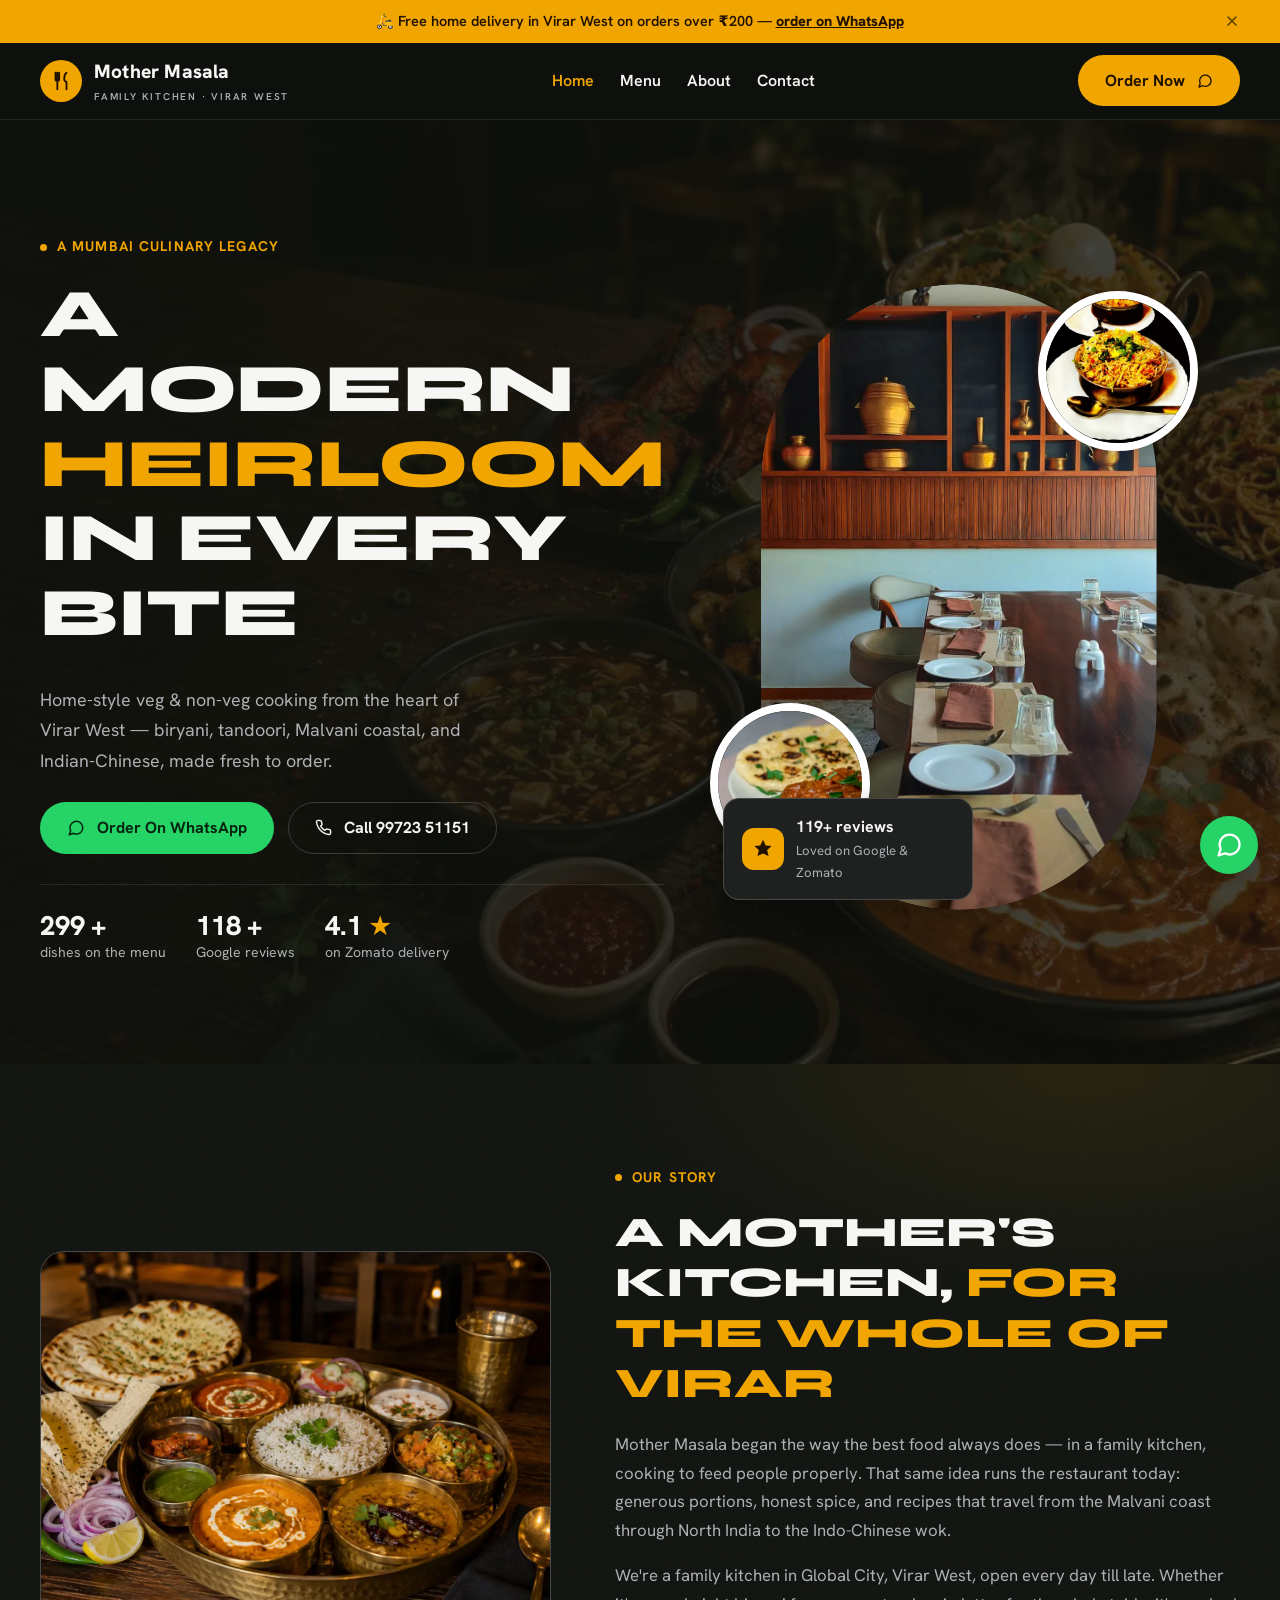
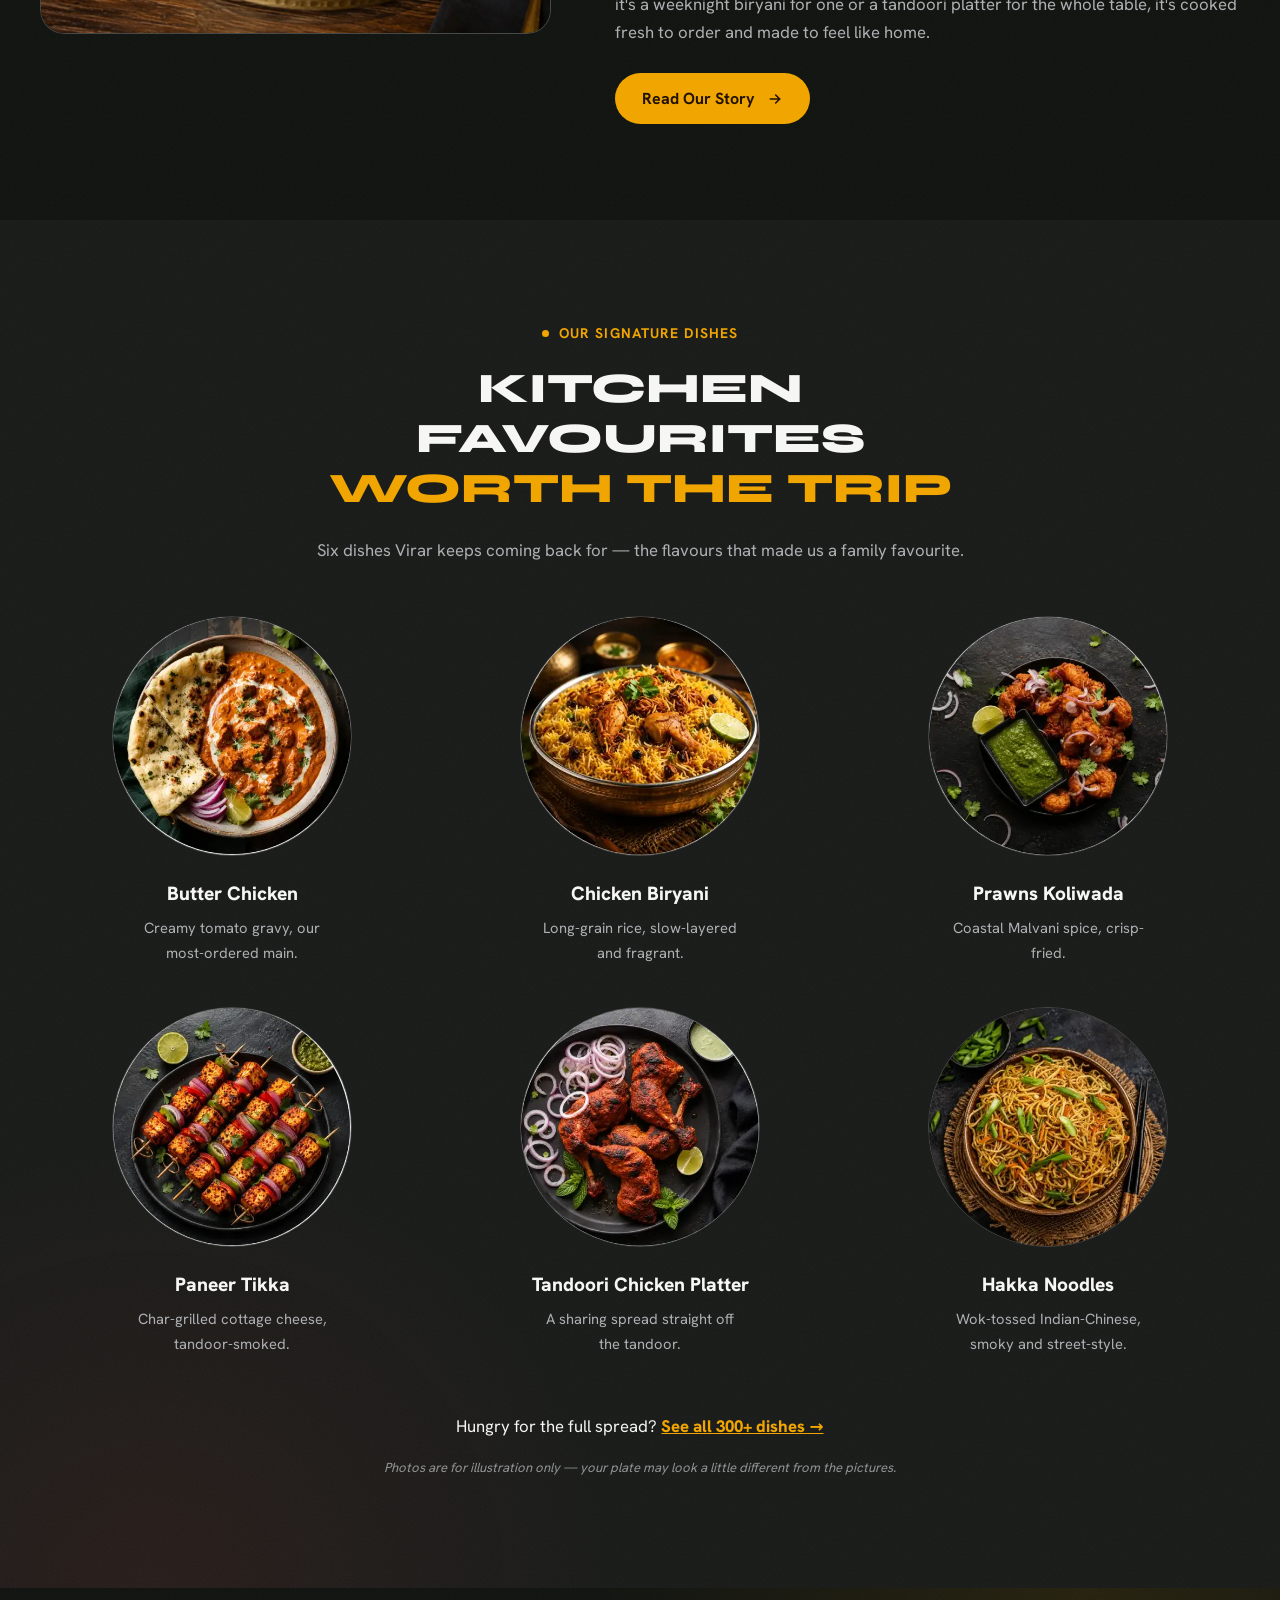
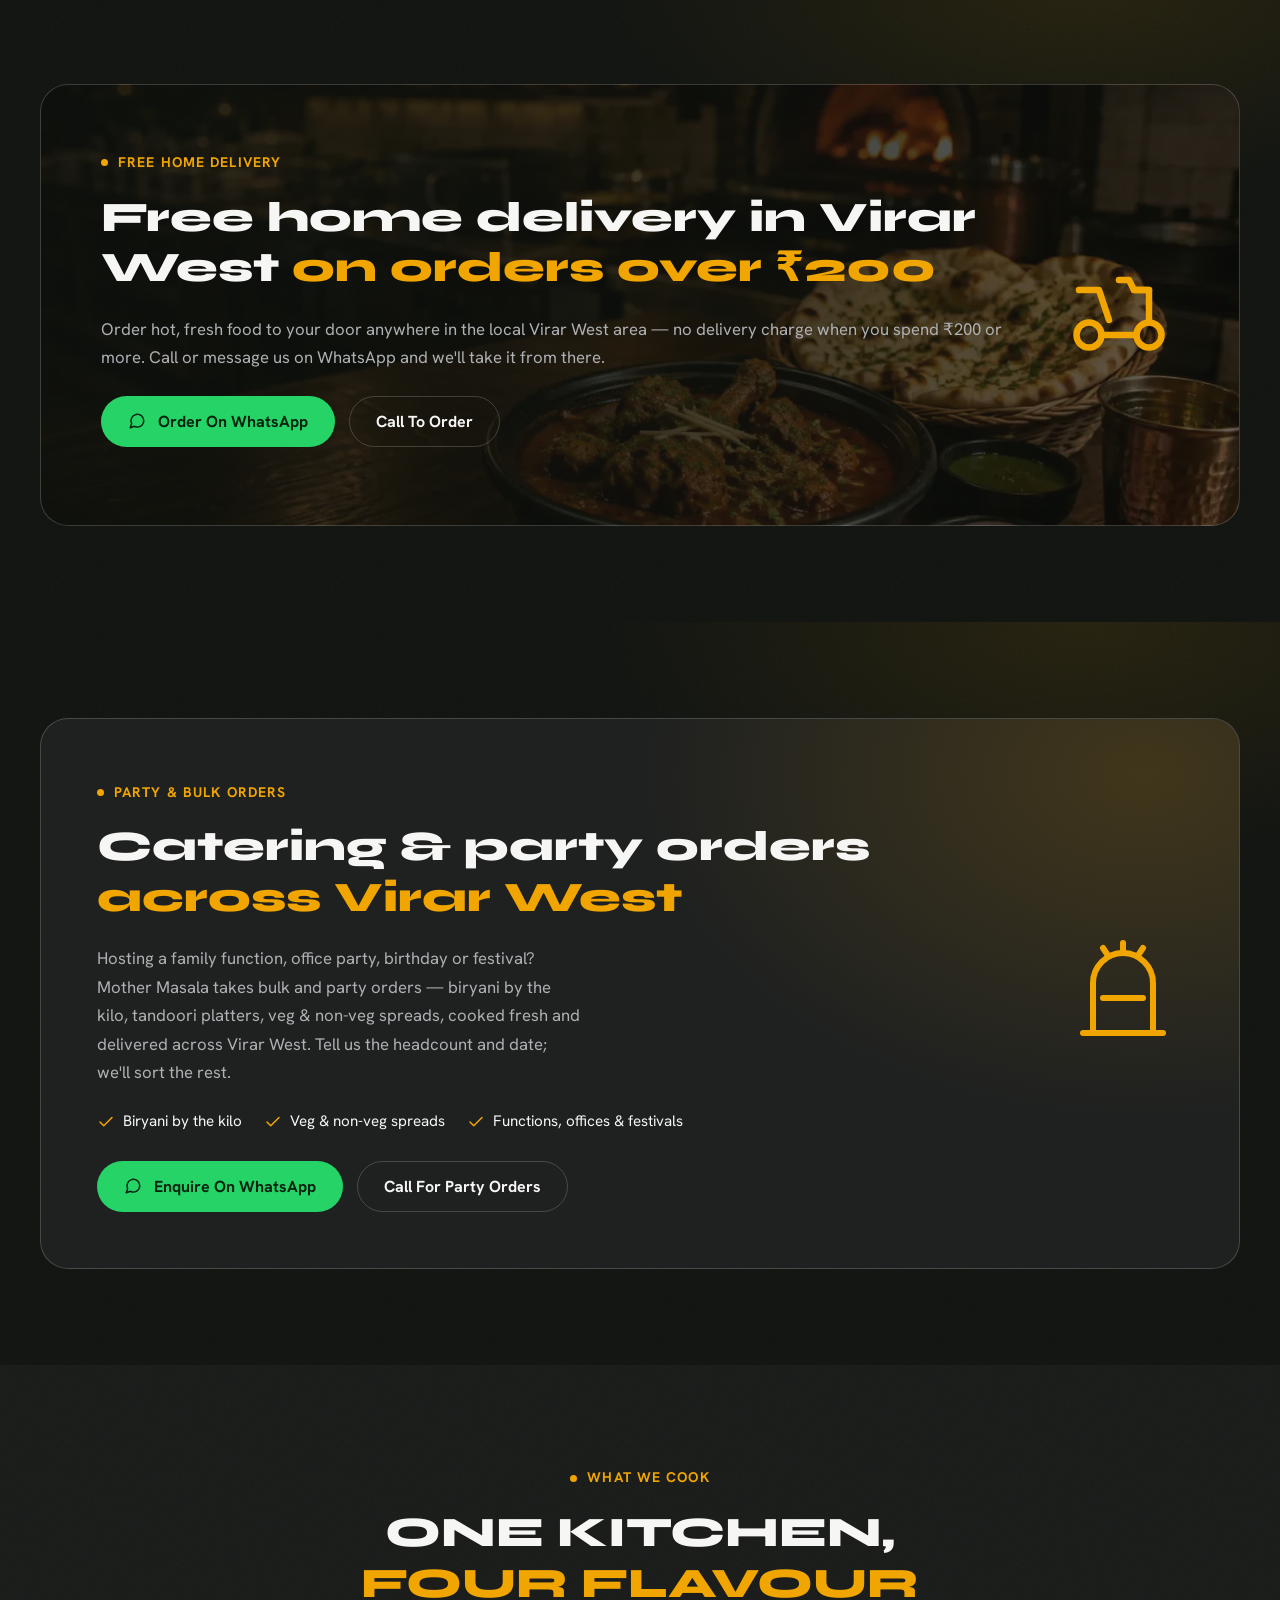
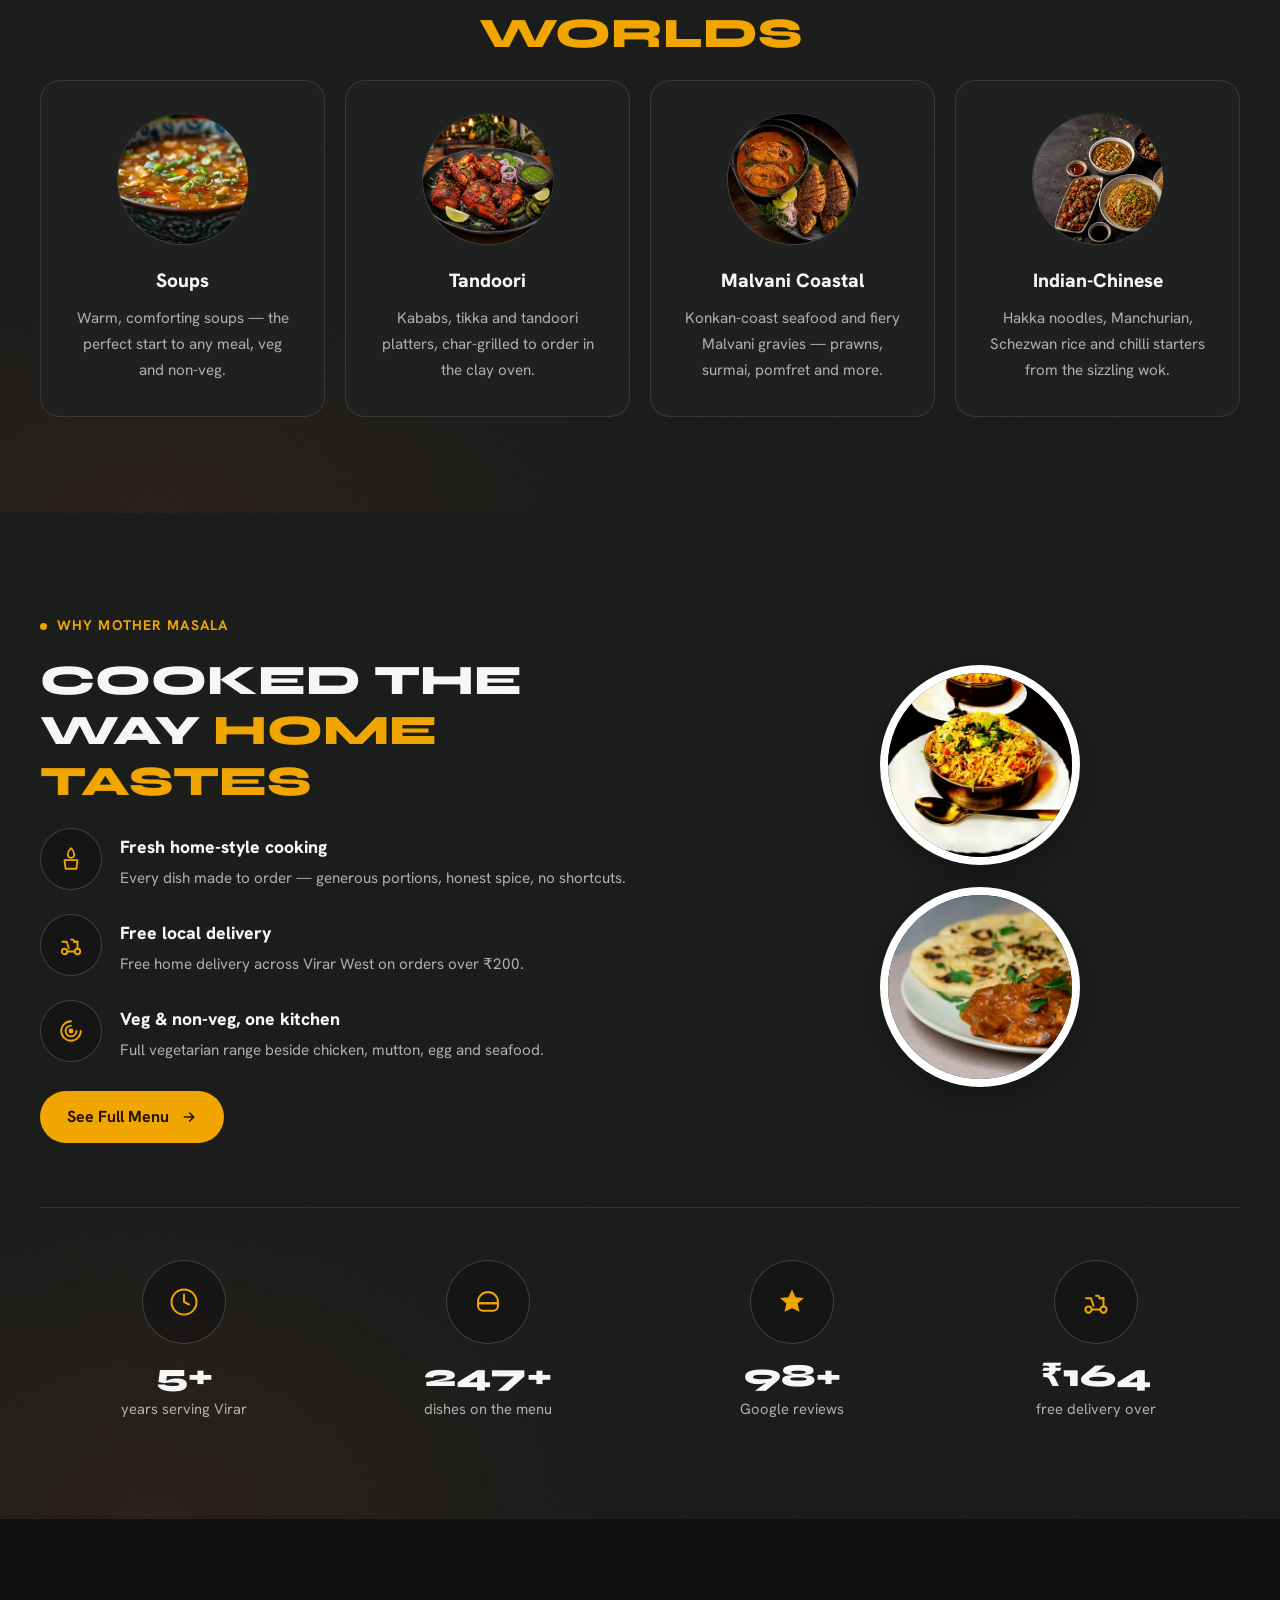
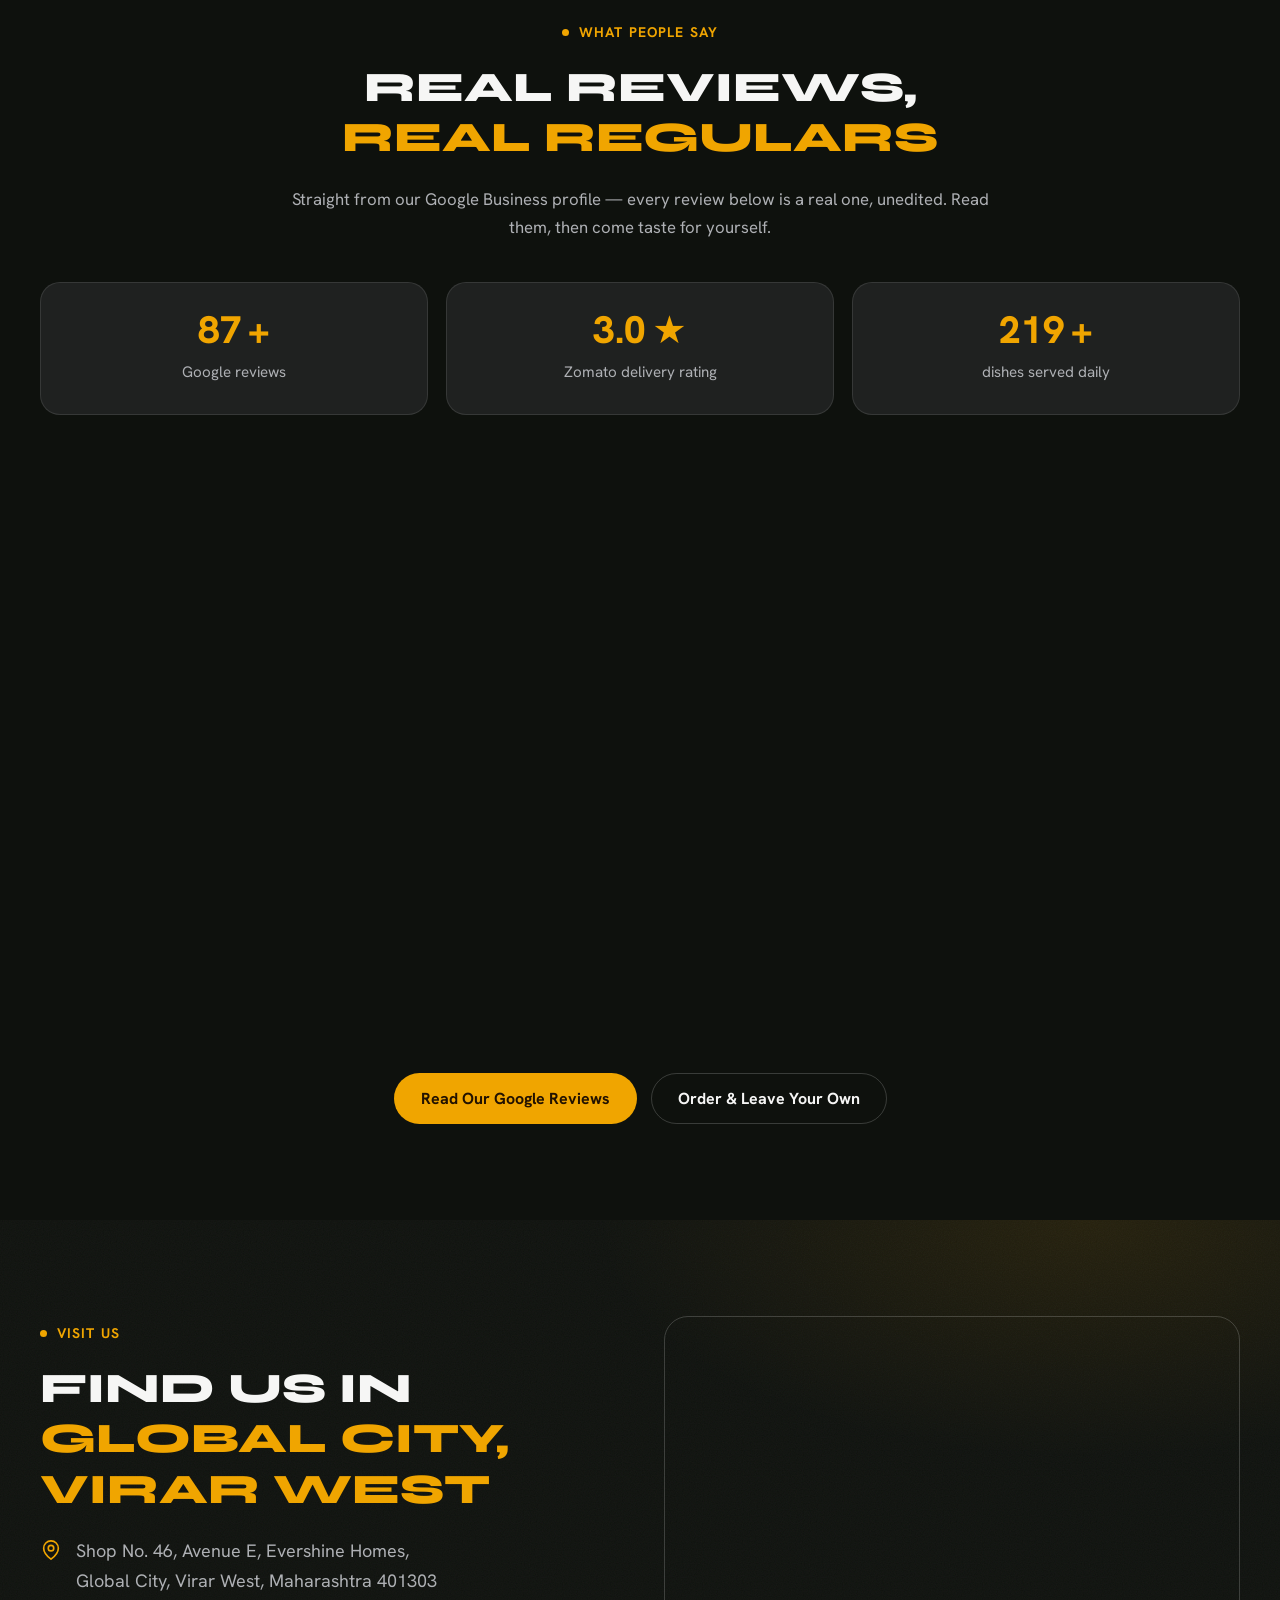
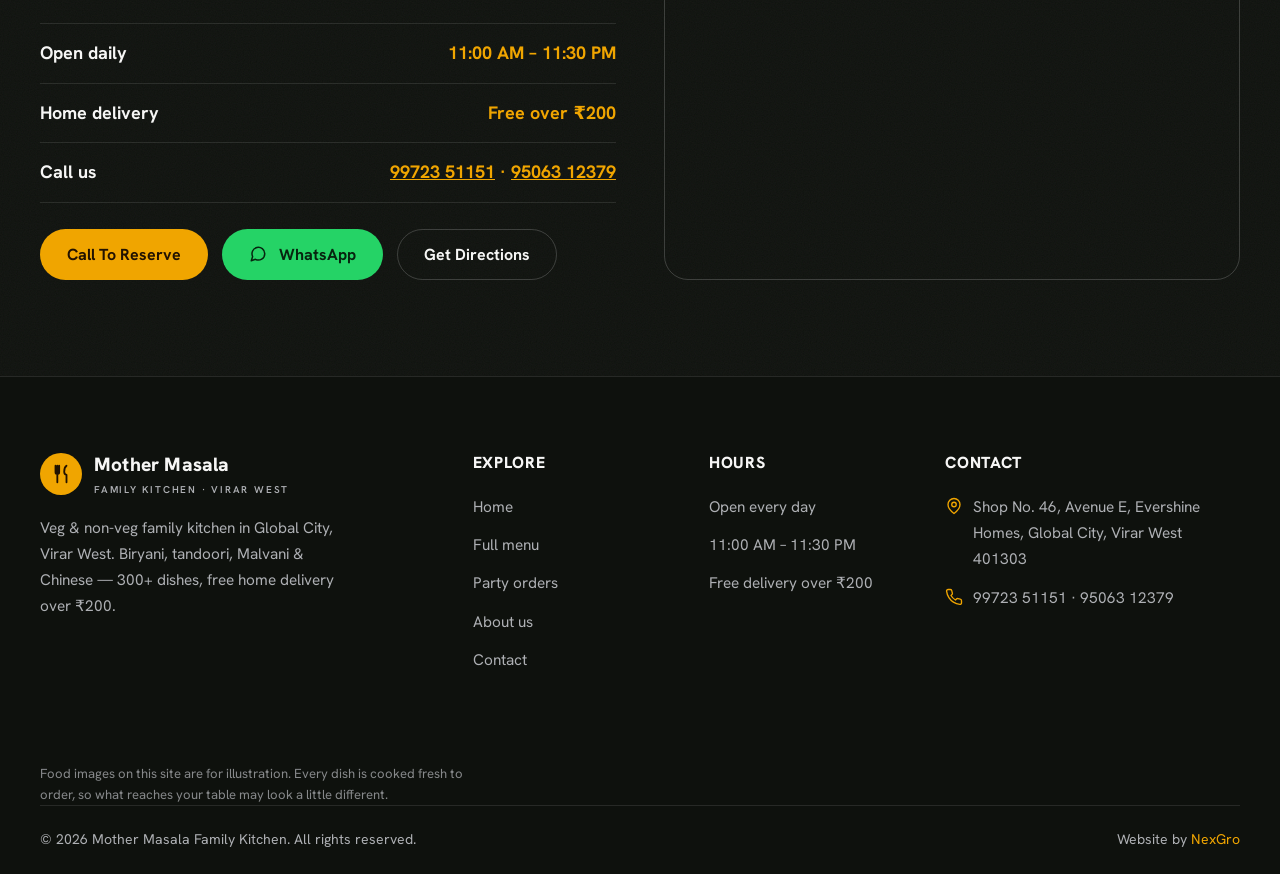
<file: index.html>
<!DOCTYPE html>
<html lang="en">
<head>
  <meta charset="UTF-8">
  <meta name="viewport" content="width=device-width, initial-scale=1">
  <title>Mother Masala Family Kitchen | Best Restaurant in Virar West | Biryani, Tandoori &amp; More</title>
  <meta name="description" content="Mother Masala Family Kitchen — veg &amp; non-veg family restaurant in Virar West. Biryani, tandoori, Malvani, Indian-Chinese &amp; seafood. 300+ dishes. Free home delivery over ₹200. Order on WhatsApp or call.">
  <meta name="robots" content="index, follow">
  <link rel="canonical" href="https://mothermasalafamilykitchen.online/">
  <meta property="og:type" content="restaurant">
  <meta property="og:title" content="Mother Masala Family Kitchen | Best Restaurant in Virar West">
  <meta property="og:description" content="Veg &amp; non-veg family kitchen in Virar West — biryani, tandoori, Malvani &amp; Chinese. 300+ dishes, free home delivery over ₹200.">
  <meta property="og:url" content="https://mothermasalafamilykitchen.online/">
  <meta property="og:image" content="https://mothermasalafamilykitchen.online/assets/img/og-image.jpg">
  <meta property="og:image:width" content="1200">
  <meta property="og:image:height" content="630">
  <meta property="og:locale" content="en_IN">
  <meta property="og:site_name" content="Mother Masala Family Kitchen">
  <meta name="twitter:card" content="summary_large_image">
  <meta name="twitter:title" content="Mother Masala Family Kitchen | Best Restaurant in Virar West">
  <meta name="twitter:description" content="Veg &amp; non-veg family kitchen in Virar West — biryani, tandoori, Malvani &amp; Chinese. 300+ dishes, free home delivery over ₹200.">
  <meta name="twitter:image" content="https://mothermasalafamilykitchen.online/assets/img/og-image.jpg">
  <meta name="theme-color" content="#0e110d">
  <link rel="icon" type="image/png" href="assets/logo.png">
  <script>document.documentElement.classList.add('js')</script>
  <link rel="preload" href="assets/fonts/syne-latin.woff2" as="font" type="font/woff2" crossorigin>
  <link rel="preload" href="assets/fonts/hanken-grotesk-latin.woff2" as="font" type="font/woff2" crossorigin>
  <link rel="stylesheet" href="assets/css/style.css">
  <script type="application/ld+json">
  {
    "@context": "https://schema.org",
    "@type": "Restaurant",
    "name": "Mother Masala Family Kitchen",
    "description": "Veg & non-veg family restaurant in Virar West serving North Indian, Tandoori, Malvani, Indian-Chinese, Biryani and seafood. Free home delivery over ₹200.",
    "servesCuisine": ["North Indian", "Tandoori", "Malvani", "Chinese", "Biryani", "Seafood"],
    "priceRange": "₹₹",
    "url": "https://mothermasalafamilykitchen.online/",
    "image": "https://mothermasalafamilykitchen.online/assets/img/og-image.jpg",
    "telephone": ["+919972351151", "+919506312379"],
    "address": {
      "@type": "PostalAddress",
      "streetAddress": "Shop No. 46, Avenue E, Evershine Homes, Global City",
      "addressLocality": "Virar West",
      "addressRegion": "Maharashtra",
      "postalCode": "401303",
      "addressCountry": "IN"
    },
    "geo": {
      "@type": "GeoCoordinates",
      "latitude": 19.4644,
      "longitude": 72.8079
    },
    "openingHoursSpecification": {
      "@type": "OpeningHoursSpecification",
      "dayOfWeek": ["Monday","Tuesday","Wednesday","Thursday","Friday","Saturday","Sunday"],
      "opens": "11:00", "closes": "23:30"
    },
    "hasMenu": "https://mothermasalafamilykitchen.online/menu.html",
    "acceptsReservations": "True",
    "sameAs": [
      "https://www.swiggy.com/city/mumbai/mother-masala-virar-east-virar-west-rest207850",
      "https://www.zomato.com/mumbai/mother-masala-virar"
    ]
  }
  </script>
</head>
<body>
  <a class="skip-link" href="#main">Skip to content</a>

  <!-- ===== BLOCK: free-delivery banner (dismissible) ===== -->
  <div class="delivery-banner" role="region" aria-label="Delivery offer">
    <div class="container">
      <span>🛵 Free home delivery in Virar West on orders over ₹200 — <a href="https://wa.me/919972351151?text=Hi%2C%20I%27d%20like%20to%20order%20from%20Mother%20Masala%3A%20">order on WhatsApp</a></span>
      <button class="banner-close" aria-label="Dismiss offer"><svg width="16" height="16" viewBox="0 0 24 24" fill="none" stroke="currentColor" stroke-width="2.4" stroke-linecap="round"><path d="M6 6l12 12M18 6L6 18"/></svg></button>
    </div>
  </div>

  <!-- ===== BLOCK: header ===== -->
  <header class="site-header">
    <div class="container header-inner">
      <a class="brand" href="index.html">
        <span class="brand-mark" aria-hidden="true"><svg width="22" height="22" viewBox="0 0 24 24" fill="none" stroke="currentColor" stroke-width="2" stroke-linecap="round" stroke-linejoin="round"><path d="M6 3v7a2 2 0 0 0 4 0V3M8 3v18M18 3c-1.5 1-2.5 3-2.5 6.5 0 2 .5 3 2.5 3.5V21"/></svg></span>
        <span>Mother Masala<small>Family Kitchen · Virar West</small></span>
      </a>
      <nav class="site-nav" aria-label="Main">
        <a href="index.html" aria-current="page">Home</a>
        <a href="menu.html">Menu</a>
        <a href="about.html">About</a>
        <a href="contact.html">Contact</a>
      </nav>
      <a class="btn btn-accent header-cta" href="https://wa.me/919972351151?text=Hi%2C%20I%27d%20like%20to%20order%20from%20Mother%20Masala%3A%20">
        Order now
        <svg width="16" height="16" viewBox="0 0 24 24" fill="none" stroke="currentColor" stroke-width="2" stroke-linecap="round" stroke-linejoin="round" aria-hidden="true"><path d="M21 11.5a8.5 8.5 0 0 1-12.4 7.6L3 21l1.9-5.6A8.5 8.5 0 1 1 21 11.5Z"/></svg>
      </a>
      <button class="nav-toggle" aria-expanded="false" aria-label="Menu"><span></span><span></span><span></span></button>
    </div>
  </header>

  <main id="main">

    <!-- ===== BLOCK: hero ===== -->
    <section class="hero">
      <div class="container">
        <div class="hero-grid">
          <div>
            <span class="eyebrow">A Mumbai Culinary Legacy</span>
            <h1 data-word-reveal>A modern <span class="accent-word">heirloom</span> in every bite</h1>
            <p class="lead" data-fade style="--stagger:.4s">Home-style veg &amp; non-veg cooking from the heart of Virar West — biryani, tandoori, Malvani coastal, and Indian-Chinese, made fresh to order.</p>
            <div class="hero-ctas" data-fade style="--stagger:.5s">
              <a class="btn btn-wa" href="https://wa.me/919972351151?text=Hi%2C%20I%27d%20like%20to%20order%20from%20Mother%20Masala%3A%20">
                <svg width="18" height="18" viewBox="0 0 24 24" fill="none" stroke="currentColor" stroke-width="2" stroke-linecap="round" stroke-linejoin="round" aria-hidden="true"><path d="M21 11.5a8.5 8.5 0 0 1-12.4 7.6L3 21l1.9-5.6A8.5 8.5 0 1 1 21 11.5Z"/></svg>
                Order on WhatsApp
              </a>
              <a class="btn btn-outline" href="tel:+919972351151">
                <svg width="17" height="17" viewBox="0 0 24 24" fill="none" stroke="currentColor" stroke-width="2" stroke-linecap="round" stroke-linejoin="round" aria-hidden="true"><path d="M22 16.9v3a2 2 0 0 1-2.2 2 19.8 19.8 0 0 1-8.6-3.1 19.5 19.5 0 0 1-6-6A19.8 19.8 0 0 1 2.1 4.2 2 2 0 0 1 4.1 2h3a2 2 0 0 1 2 1.7c.1 1 .4 2 .7 2.9a2 2 0 0 1-.5 2.1L8 10a16 16 0 0 0 6 6l1.3-1.3a2 2 0 0 1 2.1-.5c.9.3 1.9.6 2.9.7a2 2 0 0 1 1.7 2Z"/></svg>
                Call 99723 51151
              </a>
            </div>
            <div class="hero-trust" data-fade-group="3">
              <div class="trust-item"><span class="num"><span data-count="300">0</span>+</span><span class="lbl">dishes on the menu</span></div>
              <div class="trust-item"><span class="num"><span data-count="119">0</span>+</span><span class="lbl">Google reviews</span></div>
              <div class="trust-item"><span class="num"><span data-count="4.1" data-decimals="1">0</span><span class="star">★</span></span><span class="lbl">on Zomato delivery</span></div>
            </div>
          </div>
          <div class="hero-visual">
            <figure class="hero-pill" data-reveal>
              <img src="assets/img/interior-pill.webp" width="444" height="702" alt="Dining area at Mother Masala Family Kitchen, Virar West" fetchpriority="high">
            </figure>
            <figure class="hero-circle hc-1" data-fade><img src="assets/img/circle-biryani.webp" width="160" height="160" alt="" loading="lazy"></figure>
            <figure class="hero-circle hc-2" data-fade style="--stagger:.25s"><img src="assets/img/circle-curry.webp" width="160" height="160" alt="" loading="lazy"></figure>
            <div class="review-badge" data-fade>
              <span class="rb-icon" aria-hidden="true"><svg width="22" height="22" viewBox="0 0 24 24" fill="currentColor"><path d="M12 2l2.9 6.26 6.6.56-5 4.4 1.5 6.48L12 16.9 5.99 19.7l1.5-6.48-5-4.4 6.6-.56L12 2Z"/></svg></span>
              <span><strong>119+ reviews</strong><span>Loved on Google &amp; Zomato</span></span>
            </div>
          </div>
        </div>
      </div>
    </section>

    <!-- ===== BLOCK: family legacy teaser (Spicyhunt about-us position) ===== -->
    <section class="section legacy bg-warm">
      <div class="container legacy-grid">
        <figure class="legacy-panel" data-reveal>
          <img src="assets/img/legacy.webp" width="1000" height="750" loading="lazy" alt="Mother Masala family-style Indian spread">
        </figure>
        <div class="legacy-copy">
          <span class="eyebrow">Our story</span>
          <h2 data-word-reveal="scroll">A mother's kitchen, <span class="accent-word">for the whole of Virar</span></h2>
          <p data-fade>Mother Masala began the way the best food always does — in a family kitchen, cooking to feed people properly. That same idea runs the restaurant today: generous portions, honest spice, and recipes that travel from the Malvani coast through North India to the Indo-Chinese wok.</p>
          <p data-fade>We're a family kitchen in Global City, Virar West, open every day till late. Whether it's a weeknight biryani for one or a tandoori platter for the whole table, it's cooked fresh to order and made to feel like home.</p>
          <div class="legacy-actions" data-fade>
            <a class="btn btn-accent" href="about.html">Read our story<svg width="16" height="16" viewBox="0 0 24 24" fill="none" stroke="currentColor" stroke-width="2.4" stroke-linecap="round"><path d="M5 12h14M13 6l6 6-6 6"/></svg></a>
          </div>
        </div>
      </div>
    </section>

    <!-- ===== BLOCK: signature dishes (6 — real-photo slots) ===== -->
    <section class="section dishes bg-warm-2" id="signature">
      <div class="container">
        <div class="section-head center">
          <span class="eyebrow">Our signature dishes</span>
          <h2 data-word-reveal="scroll">Kitchen favourites <span class="accent-word">worth the trip</span></h2>
          <p>Six dishes Virar keeps coming back for — the flavours that made us a family favourite.</p>
        </div>
        <div class="dish-grid" data-fade-group="3">
          <article class="dish-item">
            <figure class="dish-orb" data-reveal><span class="nonveg-mark" role="img" aria-label="Non-veg"></span><img src="assets/img/dish-butter-chicken.webp" width="520" height="520" loading="lazy" alt="Butter chicken at Mother Masala Family Kitchen, Virar West"></figure>
            <h3>Butter Chicken</h3>
            <p class="dish-desc">Creamy tomato gravy, our most-ordered main.</p>
            
          </article>
          <article class="dish-item">
            <figure class="dish-orb" data-reveal><span class="nonveg-mark" role="img" aria-label="Non-veg"></span><img src="assets/img/dish-biryani.webp" width="520" height="520" loading="lazy" alt="Chicken biryani at Mother Masala Family Kitchen, Virar West"></figure>
            <h3>Chicken Biryani</h3>
            <p class="dish-desc">Long-grain rice, slow-layered and fragrant.</p>
            
          </article>
          <article class="dish-item">
            <figure class="dish-orb" data-reveal><span class="nonveg-mark" role="img" aria-label="Non-veg"></span><img src="assets/img/dish-prawns.webp" width="520" height="520" loading="lazy" alt="Prawns koliwada at Mother Masala Family Kitchen, Virar West"></figure>
            <h3>Prawns Koliwada</h3>
            <p class="dish-desc">Coastal Malvani spice, crisp-fried.</p>
            
          </article>
          <article class="dish-item">
            <figure class="dish-orb" data-reveal><span class="veg-mark" role="img" aria-label="Veg"></span><img src="assets/img/dish-paneer-tikka.webp" width="520" height="520" loading="lazy" alt="Paneer tikka skewers at Mother Masala Family Kitchen, Virar West"></figure>
            <h3>Paneer Tikka</h3>
            <p class="dish-desc">Char-grilled cottage cheese, tandoor-smoked.</p>
            
          </article>
          <article class="dish-item">
            <figure class="dish-orb" data-reveal><span class="nonveg-mark" role="img" aria-label="Non-veg"></span><img src="assets/img/dish-tandoori.webp" width="520" height="520" loading="lazy" alt="Tandoori chicken platter at Mother Masala Family Kitchen, Virar West"></figure>
            <h3>Tandoori Chicken Platter</h3>
            <p class="dish-desc">A sharing spread straight off the tandoor.</p>
            
          </article>
          <article class="dish-item">
            <figure class="dish-orb" data-reveal><span class="veg-mark" role="img" aria-label="Veg"></span><img src="assets/img/dish-noodles.webp" width="520" height="520" loading="lazy" alt="Hakka noodles at Mother Masala Family Kitchen, Virar West"></figure>
            <h3>Hakka Noodles</h3>
            <p class="dish-desc">Wok-tossed Indian-Chinese, smoky and street-style.</p>
            
          </article>
        </div>
        <p class="dishes-foot">Hungry for the full spread? <a href="menu.html">See all 300+ dishes →</a></p>
        <p class="dishes-note">Photos are for illustration only — your plate may look a little different from the pictures.</p>
      </div>
    </section>

    <!-- ===== BLOCK: free delivery (Spicyhunt daily-offer position) ===== -->
    <section class="section delivery bg-warm" id="delivery">
      <div class="container">
        <div class="delivery-inner" data-fade>
          <div>
            <span class="eyebrow">Free home delivery</span>
            <h2>Free home delivery in Virar West <span class="accent-word">on orders over ₹200</span></h2>
            <p class="lead">Order hot, fresh food to your door anywhere in the local Virar West area — no delivery charge when you spend ₹200 or more. Call or message us on WhatsApp and we'll take it from there.</p>
            <div class="delivery-actions">
              <a class="btn btn-wa" href="https://wa.me/919972351151?text=Hi%2C%20I%27d%20like%20to%20order%20from%20Mother%20Masala%3A%20"><svg width="18" height="18" viewBox="0 0 24 24" fill="none" stroke="currentColor" stroke-width="2" stroke-linecap="round" stroke-linejoin="round" aria-hidden="true"><path d="M21 11.5a8.5 8.5 0 0 1-12.4 7.6L3 21l1.9-5.6A8.5 8.5 0 1 1 21 11.5Z"/></svg>Order on WhatsApp</a>
              <a class="btn btn-outline" href="tel:+919972351151">Call to order</a>
            </div>
            <!-- Swiggy/Zomato — built, hidden by default. Flip --aggregator-display:inline-flex in :root to reveal. -->
            <div class="aggregators" aria-hidden="true">
              <a class="aggregator-btn" href="#"><span>🟠</span> Order on Swiggy</a>
              <a class="aggregator-btn" href="#"><span>🔴</span> Order on Zomato</a>
            </div>
            <p class="aggregator-note">Swiggy &amp; Zomato ordering is currently paused — flip one CSS flag to switch it back on.</p>
          </div>
          <svg class="delivery-scooter" viewBox="0 0 24 24" fill="none" stroke="currentColor" stroke-width="1.3" stroke-linecap="round" stroke-linejoin="round" aria-hidden="true"><circle cx="6" cy="18" r="2.5"/><circle cx="18" cy="18" r="2.5"/><path d="M8.5 18h7M18 15.5V9h-3l-1-2h-2"/><path d="M4 9h4l2 6M15 9h3"/></svg>
        </div>
      </div>
    </section>

    <!-- ===== BLOCK: party & bulk / catering orders ===== -->
    <section class="section party bg-warm" id="party">
      <div class="container">
        <div class="party-inner" data-fade>
          <div class="party-copy">
            <span class="eyebrow">Party &amp; bulk orders</span>
            <h2 data-word-reveal="scroll">Catering &amp; party orders <span class="accent-word">across Virar West</span></h2>
            <p class="lead">Hosting a family function, office party, birthday or festival? Mother Masala takes bulk and party orders — biryani by the kilo, tandoori platters, veg &amp; non-veg spreads, cooked fresh and delivered across Virar West. Tell us the headcount and date; we'll sort the rest.</p>
            <ul class="party-points">
              <li><svg width="18" height="18" viewBox="0 0 24 24" fill="none" stroke="currentColor" stroke-width="2" stroke-linecap="round" stroke-linejoin="round"><path d="M20 6 9 17l-5-5"/></svg>Biryani by the kilo</li>
              <li><svg width="18" height="18" viewBox="0 0 24 24" fill="none" stroke="currentColor" stroke-width="2" stroke-linecap="round" stroke-linejoin="round"><path d="M20 6 9 17l-5-5"/></svg>Veg &amp; non-veg spreads</li>
              <li><svg width="18" height="18" viewBox="0 0 24 24" fill="none" stroke="currentColor" stroke-width="2" stroke-linecap="round" stroke-linejoin="round"><path d="M20 6 9 17l-5-5"/></svg>Functions, offices &amp; festivals</li>
            </ul>
            <div class="party-actions">
              <a class="btn btn-wa" href="https://wa.me/919972351151?text=Hi%20Mother%20Masala%2C%20I%27d%20like%20to%20enquire%20about%20party%20%2F%20catering%20orders%3A"><svg width="18" height="18" viewBox="0 0 24 24" fill="none" stroke="currentColor" stroke-width="2" stroke-linecap="round" stroke-linejoin="round" aria-hidden="true"><path d="M21 11.5a8.5 8.5 0 0 1-12.4 7.6L3 21l1.9-5.6A8.5 8.5 0 1 1 21 11.5Z"/></svg>Enquire on WhatsApp</a>
              <a class="btn btn-outline" href="tel:+919972351151">Call for party orders</a>
            </div>
          </div>
          <svg class="party-icon" viewBox="0 0 24 24" fill="none" stroke="currentColor" stroke-width="1.2" stroke-linecap="round" stroke-linejoin="round" aria-hidden="true"><path d="M4 20h16M6 20V10a6 6 0 0 1 12 0v10"/><path d="M12 4V2M9 4.5 8 3M15 4.5 16 3"/><path d="M8 13h8"/></svg>
        </div>
      </div>
    </section>

    <!-- ===== BLOCK: cuisine showcase ===== -->
    <section class="section cuisines bg-warm-2">
      <div class="container">
        <div class="section-head center">
          <span class="eyebrow">What we cook</span>
          <h2 data-word-reveal="scroll">One kitchen, <span class="accent-word">four flavour worlds</span></h2>
        </div>
        <div class="cuisine-grid" data-fade-group="4">
          <article class="cuisine-card">
            <figure class="cuisine-photo" data-reveal><img src="assets/img/cuisine-soup.webp" width="480" height="480" loading="lazy" alt="Hot Indian-Chinese soup"></figure>
            <h3>Soups</h3>
            <p>Warm, comforting soups — the perfect start to any meal, veg and non-veg.</p>
          </article>
          <article class="cuisine-card">
            <figure class="cuisine-photo" data-reveal><img src="assets/img/cuisine-tandoori.webp" width="480" height="480" loading="lazy" alt="Tandoori grill platter"></figure>
            <h3>Tandoori</h3>
            <p>Kababs, tikka and tandoori platters, char-grilled to order in the clay oven.</p>
          </article>
          <article class="cuisine-card">
            <figure class="cuisine-photo" data-reveal><img src="assets/img/cuisine-seafood.webp" width="480" height="480" loading="lazy" alt="Malvani coastal curry"></figure>
            <h3>Malvani Coastal</h3>
            <p>Konkan-coast seafood and fiery Malvani gravies — prawns, surmai, pomfret and more.</p>
          </article>
          <article class="cuisine-card">
            <figure class="cuisine-photo" data-reveal><img src="assets/img/cuisine-noodles.webp" width="480" height="480" loading="lazy" alt="Indian-Chinese hakka noodles"></figure>
            <h3>Indian-Chinese</h3>
            <p>Hakka noodles, Manchurian, Schezwan rice and chilli starters from the sizzling wok.</p>
          </article>
        </div>
      </div>
    </section>

    <!-- ===== BLOCK: why us / ingredients (Spicyhunt ingredients pattern) + stats strip ===== -->
    <section class="section whyus bg-warm-2" id="why-us">
      <div class="container">
        <div class="whyus-grid">
          <div>
            <span class="eyebrow">Why Mother Masala</span>
            <h2 data-word-reveal="scroll">Cooked the way <span class="accent-word">home tastes</span></h2>
            <div class="feat-list" data-fade-group="3">
              <div class="feat-item">
                <span class="feat-circ" aria-hidden="true"><svg width="26" height="26" viewBox="0 0 24 24" fill="none" stroke="currentColor" stroke-width="1.7" stroke-linecap="round" stroke-linejoin="round"><path d="M12 2c-2 2-3 4-3 6a3 3 0 0 0 6 0c0-2-1-4-3-6Z"/><path d="M6 13h12l-1 8H7Z"/></svg></span>
                <div><h3>Fresh home-style cooking</h3><p>Every dish made to order — generous portions, honest spice, no shortcuts.</p></div>
              </div>
              <div class="feat-item">
                <span class="feat-circ" aria-hidden="true"><svg width="26" height="26" viewBox="0 0 24 24" fill="none" stroke="currentColor" stroke-width="1.7" stroke-linecap="round" stroke-linejoin="round"><circle cx="6" cy="18" r="2.5"/><circle cx="18" cy="18" r="2.5"/><path d="M8.5 18h7M18 15.5V9h-3l-1-2h-2"/><path d="M4 9h4l2 6M15 9h3"/></svg></span>
                <div><h3>Free local delivery</h3><p>Free home delivery across Virar West on orders over ₹200.</p></div>
              </div>
              <div class="feat-item">
                <span class="feat-circ" aria-hidden="true"><svg width="26" height="26" viewBox="0 0 24 24" fill="none" stroke="currentColor" stroke-width="1.7" stroke-linecap="round" stroke-linejoin="round"><path d="M12 3a9 9 0 1 0 9 9"/><path d="M12 7a5 5 0 1 0 5 5"/><circle cx="12" cy="12" r="1.4" fill="currentColor"/></svg></span>
                <div><h3>Veg &amp; non-veg, one kitchen</h3><p>Full vegetarian range beside chicken, mutton, egg and seafood.</p></div>
              </div>
            </div>
            <div class="whyus-actions" data-fade>
              <a class="btn btn-accent" href="menu.html">See full menu<svg width="16" height="16" viewBox="0 0 24 24" fill="none" stroke="currentColor" stroke-width="2.4" stroke-linecap="round"><path d="M5 12h14M13 6l6 6-6 6"/></svg></a>
            </div>
          </div>
          <div class="whyus-visual" data-fade>
            <figure class="hero-circle"><img src="assets/img/circle-biryani.webp" width="200" height="200" loading="lazy" alt="Biryani served at Mother Masala Family Kitchen, Virar West"></figure>
            <figure class="hero-circle"><img src="assets/img/circle-curry.webp" width="200" height="200" loading="lazy" alt="Curry with roti at Mother Masala Family Kitchen, Virar West"></figure>
          </div>
        </div>
        <div class="stats-strip" data-fade-group="4">
          <div class="stat-item">
            <span class="stat-circ" aria-hidden="true"><svg width="30" height="30" viewBox="0 0 24 24" fill="none" stroke="currentColor" stroke-width="1.6" stroke-linecap="round"><circle cx="12" cy="12" r="10"/><path d="M12 6v6l4 2"/></svg></span>
            <span class="num"><span data-count="6">0</span>+</span><span class="lbl">years serving Virar</span>
          </div>
          <div class="stat-item">
            <span class="stat-circ" aria-hidden="true"><svg width="30" height="30" viewBox="0 0 24 24" fill="none" stroke="currentColor" stroke-width="1.6" stroke-linecap="round" stroke-linejoin="round"><path d="M4 12a8 8 0 0 1 16 0v1H4Z"/><path d="M4 13h16v2a4 4 0 0 1-4 4H8a4 4 0 0 1-4-4Z"/></svg></span>
            <span class="num"><span data-count="300">0</span>+</span><span class="lbl">dishes on the menu</span>
          </div>
          <div class="stat-item">
            <span class="stat-circ" aria-hidden="true"><svg width="30" height="30" viewBox="0 0 24 24" fill="currentColor"><path d="M12 2l2.9 6.26 6.6.56-5 4.4 1.5 6.48L12 16.9 5.99 19.7l1.5-6.48-5-4.4 6.6-.56L12 2Z"/></svg></span>
            <span class="num"><span data-count="119">0</span>+</span><span class="lbl">Google reviews</span>
          </div>
          <div class="stat-item">
            <span class="stat-circ" aria-hidden="true"><svg width="30" height="30" viewBox="0 0 24 24" fill="none" stroke="currentColor" stroke-width="1.6" stroke-linecap="round" stroke-linejoin="round"><circle cx="6" cy="18" r="2.5"/><circle cx="18" cy="18" r="2.5"/><path d="M8.5 18h7M18 15.5V9h-3l-1-2h-2"/><path d="M4 9h4l2 6M15 9h3"/></svg></span>
            <span class="num">₹<span data-count="200">0</span></span><span class="lbl">free delivery over</span>
          </div>
        </div>
      </div>
    </section>

    <!-- ===== BLOCK: real reviews (no fabricated testimonials) ===== -->
    <section class="section reviews bg-band band-grill" id="reviews">
      <div class="container">
        <div class="section-head center">
          <span class="eyebrow">What people say</span>
          <h2 data-word-reveal="scroll">Real reviews, <span class="accent-word">real regulars</span></h2>
          <p>Straight from our Google Business profile — every review below is a real one, unedited. Read them, then come taste for yourself.</p>
        </div>
        <div class="review-stats" data-fade-group="3">
          <div class="stat-card"><span class="stat-num"><span data-count="119">0</span>+</span><span class="stat-lbl">Google reviews</span></div>
          <div class="stat-card"><span class="stat-num"><span data-count="4.1" data-decimals="1">0</span>★</span><span class="stat-lbl">Zomato delivery rating</span></div>
          <div class="stat-card"><span class="stat-num"><span data-count="300">0</span>+</span><span class="stat-lbl">dishes served daily</span></div>
        </div>
        <!-- Elfsight Google Reviews — real reviews pulled from the Google Business
             profile. data-elfsight-app-lazy keeps it from loading until scrolled to. -->
        <div class="reviews-widget" data-fade>
          <div class="elfsight-app-8d48b7c0-699c-4741-833d-2c6f1a08a9bf" data-elfsight-app-lazy></div>
        </div>
        <div class="reviews-cta" data-fade>
          <a class="btn btn-accent" href="https://www.google.com/maps/search/Mother+Masala+Family+Kitchen+Virar+West">Read our Google reviews</a>
          <a class="btn btn-outline" href="https://wa.me/919972351151?text=Hi%2C%20I%27d%20like%20to%20order%20from%20Mother%20Masala%3A%20">Order &amp; leave your own</a>
        </div>
      </div>
    </section>

    <!-- ===== BLOCK: location / hours + map ===== -->
    <section class="section location bg-warm" id="visit">
      <div class="container location-grid">
        <div>
          <span class="eyebrow">Visit us</span>
          <h2 data-word-reveal="scroll">Find us in <span class="accent-word">Global City, Virar West</span></h2>
          <div class="location-address" data-fade>
            <svg width="22" height="22" viewBox="0 0 24 24" fill="none" stroke="currentColor" stroke-width="1.8" stroke-linecap="round" stroke-linejoin="round" aria-hidden="true"><path d="M20 10c0 6-8 12-8 12s-8-6-8-12a8 8 0 0 1 16 0Z"/><circle cx="12" cy="10" r="3"/></svg>
            <p>Shop No. 46, Avenue E, Evershine Homes,<br>Global City, Virar West, Maharashtra 401303</p>
          </div>
          <dl class="hours-table" data-fade>
            <div class="hours-row"><dt>Open daily</dt><dd>11:00 AM – 11:30 PM</dd></div>
            <div class="hours-row"><dt>Home delivery</dt><dd>Free over ₹200</dd></div>
            <div class="hours-row"><dt>Call us</dt><dd><a href="tel:+919972351151" style="color:inherit">99723 51151</a> · <a href="tel:+919506312379" style="color:inherit">95063 12379</a></dd></div>
          </dl>
          <div class="location-actions" data-fade>
            <a class="btn btn-accent" href="tel:+919972351151">Call to reserve</a>
            <a class="btn btn-wa" href="https://wa.me/919972351151?text=Hi%2C%20I%27d%20like%20to%20order%20from%20Mother%20Masala%3A%20"><svg width="18" height="18" viewBox="0 0 24 24" fill="none" stroke="currentColor" stroke-width="2" stroke-linecap="round" stroke-linejoin="round" aria-hidden="true"><path d="M21 11.5a8.5 8.5 0 0 1-12.4 7.6L3 21l1.9-5.6A8.5 8.5 0 1 1 21 11.5Z"/></svg>WhatsApp</a>
            <a class="btn btn-outline" href="https://www.google.com/maps/search/Mother+Masala+Family+Kitchen+Avenue+E+Global+City+Virar+West">Get directions</a>
          </div>
        </div>
        <div class="map-card" data-fade>
          <iframe title="Map to Mother Masala Family Kitchen, Global City, Virar West" loading="lazy" referrerpolicy="no-referrer-when-downgrade" src="https://www.google.com/maps?q=Evershine+Homes+Global+City+Virar+West+401303&output=embed"></iframe>
        </div>
      </div>
    </section>
  </main>

  <!-- ===== BLOCK: footer ===== -->
  <footer class="site-footer">
    <div class="container">
      <div class="footer-grid">
        <div class="footer-brand">
          <a class="brand" href="index.html"><span class="brand-mark" aria-hidden="true"><svg width="22" height="22" viewBox="0 0 24 24" fill="none" stroke="currentColor" stroke-width="2" stroke-linecap="round" stroke-linejoin="round"><path d="M6 3v7a2 2 0 0 0 4 0V3M8 3v18M18 3c-1.5 1-2.5 3-2.5 6.5 0 2 .5 3 2.5 3.5V21"/></svg></span><span>Mother Masala<small>Family Kitchen · Virar West</small></span></a>
          <p>Veg &amp; non-veg family kitchen in Global City, Virar West. Biryani, tandoori, Malvani &amp; Chinese — 300+ dishes, free home delivery over ₹200.</p>
        </div>
        <nav aria-label="Footer">
          <h3>Explore</h3>
          <ul class="footer-list">
            <li><a href="index.html">Home</a></li>
            <li><a href="menu.html">Full menu</a></li>
            <li><a href="index.html#party">Party orders</a></li><li><a href="about.html">About us</a></li>
            <li><a href="contact.html">Contact</a></li>
          </ul>
        </nav>
        <div>
          <h3>Hours</h3>
          <ul class="footer-list">
            <li>Open every day</li>
            <li>11:00 AM – 11:30 PM</li>
            <li>Free delivery over ₹200</li>
          </ul>
        </div>
        <div>
          <h3>Contact</h3>
          <ul class="footer-contact">
            <li><svg width="18" height="18" viewBox="0 0 24 24" fill="none" stroke="currentColor" stroke-width="1.8" stroke-linecap="round" stroke-linejoin="round" aria-hidden="true"><path d="M20 10c0 6-8 12-8 12s-8-6-8-12a8 8 0 0 1 16 0Z"/><circle cx="12" cy="10" r="3"/></svg><span>Shop No. 46, Avenue E, Evershine Homes, Global City, Virar West 401303</span></li>
            <li><svg width="18" height="18" viewBox="0 0 24 24" fill="none" stroke="currentColor" stroke-width="1.8" stroke-linecap="round" stroke-linejoin="round" aria-hidden="true"><path d="M22 16.9v3a2 2 0 0 1-2.2 2 19.8 19.8 0 0 1-8.6-3.1 19.5 19.5 0 0 1-6-6A19.8 19.8 0 0 1 2.1 4.2 2 2 0 0 1 4.1 2h3a2 2 0 0 1 2 1.7c.1 1 .4 2 .7 2.9a2 2 0 0 1-.5 2.1L8 10a16 16 0 0 0 6 6l1.3-1.3a2 2 0 0 1 2.1-.5c.9.3 1.9.6 2.9.7a2 2 0 0 1 1.7 2Z"/></svg><span><a href="tel:+919972351151">99723 51151</a> · <a href="tel:+919506312379">95063 12379</a></span></li>
          </ul>
        </div>
      </div>
      <p class="footer-note">Food images on this site are for illustration. Every dish is cooked fresh to order, so what reaches your table may look a little different.</p>
      <div class="footer-bottom">
        <p>© 2026 Mother Masala Family Kitchen. All rights reserved.</p>
        <p>Website by <a href="#">NexGro</a></p>
      </div>
    </div>
  </footer>

  <!-- ===== BLOCK: persistent CTAs ===== -->
  <nav class="mobile-dock" aria-label="Quick actions">
    <a class="dock-call" href="tel:+919972351151"><svg width="16" height="16" viewBox="0 0 24 24" fill="none" stroke="currentColor" stroke-width="2" stroke-linecap="round" stroke-linejoin="round" aria-hidden="true"><path d="M22 16.9v3a2 2 0 0 1-2.2 2 19.8 19.8 0 0 1-8.6-3.1 19.5 19.5 0 0 1-6-6A19.8 19.8 0 0 1 2.1 4.2 2 2 0 0 1 4.1 2h3a2 2 0 0 1 2 1.7c.1 1 .4 2 .7 2.9a2 2 0 0 1-.5 2.1L8 10a16 16 0 0 0 6 6l1.3-1.3a2 2 0 0 1 2.1-.5c.9.3 1.9.6 2.9.7a2 2 0 0 1 1.7 2Z"/></svg>Call</a>
    <a class="dock-wa" href="https://wa.me/919972351151?text=Hi%2C%20I%27d%20like%20to%20order%20from%20Mother%20Masala%3A%20"><svg width="16" height="16" viewBox="0 0 24 24" fill="none" stroke="currentColor" stroke-width="2" stroke-linecap="round" stroke-linejoin="round" aria-hidden="true"><path d="M21 11.5a8.5 8.5 0 0 1-12.4 7.6L3 21l1.9-5.6A8.5 8.5 0 1 1 21 11.5Z"/></svg>WhatsApp</a>
    <a class="dock-menu" href="menu.html"><svg width="16" height="16" viewBox="0 0 24 24" fill="none" stroke="currentColor" stroke-width="2" stroke-linecap="round" stroke-linejoin="round" aria-hidden="true"><path d="M4 6h16M4 12h16M4 18h16"/></svg>Menu</a>
  </nav>
  <a class="wa-float" href="https://wa.me/919972351151?text=Hi%2C%20I%27d%20like%20to%20order%20from%20Mother%20Masala%3A%20" aria-label="Order on WhatsApp"><svg width="28" height="28" viewBox="0 0 24 24" fill="none" stroke="currentColor" stroke-width="2" stroke-linecap="round" stroke-linejoin="round" aria-hidden="true"><path d="M21 11.5a8.5 8.5 0 0 1-12.4 7.6L3 21l1.9-5.6A8.5 8.5 0 1 1 21 11.5Z"/></svg></a>

  <!-- Palette LOCKED: Option A (saffron). body.palette-b CSS kept as documented alternative. -->

  <script src="assets/js/motion.js" defer></script>
  <script>
    (function () {
      var toggle = document.querySelector('.nav-toggle');
      var header = document.querySelector('.site-header');
      if (toggle && header) toggle.addEventListener('click', function () {
        var open = header.classList.toggle('nav-open');
        toggle.setAttribute('aria-expanded', open ? 'true' : 'false');
      });
      var close = document.querySelector('.banner-close');
      if (close) close.addEventListener('click', function () { document.body.classList.add('banner-dismissed'); });
    })();
  </script>

  <!-- Elfsight platform, kept off the initial page load.
       data-elfsight-app-lazy defers the widget's data fetch but not platform.js
       itself, which still parsed and executed on load and cost ~290ms of blocking
       time (homepage Performance 93 -> 80). This injects it on the reader's first
       scroll instead, so the cost lands after the page is interactive.

       First scroll rather than "section in view": the widget needs ~3.5s from
       injection to paint on a throttled phone, and the reviews block sits several
       screens down. Waiting until it is nearly on screen left the reserved box
       empty when the reader arrived. Any scroll is the earliest honest signal of
       intent, and it still keeps the whole cost out of the load window.
       .reviews-widget reserves the height either way, so a slow paint shows empty
       space rather than shifting the page. -->
  <script>
    (function () {
      var slot = document.querySelector('.reviews-widget');
      if (!slot) return;
      var done = false;
      function load() {
        if (done) return;
        done = true;
        window.removeEventListener('scroll', load);
        window.removeEventListener('touchstart', load);
        window.removeEventListener('pointerdown', load);
        var s = document.createElement('script');
        s.src = 'https://elfsightcdn.com/platform.js';
        s.async = true;
        document.body.appendChild(s);
      }
      window.addEventListener('scroll', load, { passive: true, once: true });
      window.addEventListener('touchstart', load, { passive: true, once: true });
      window.addEventListener('pointerdown', load, { passive: true, once: true });
      // already on screen (short page or large viewport): nothing to wait for
      if (slot.getBoundingClientRect().top < window.innerHeight + 200) load();
    })();
  </script>
</body>
</html>
</file>
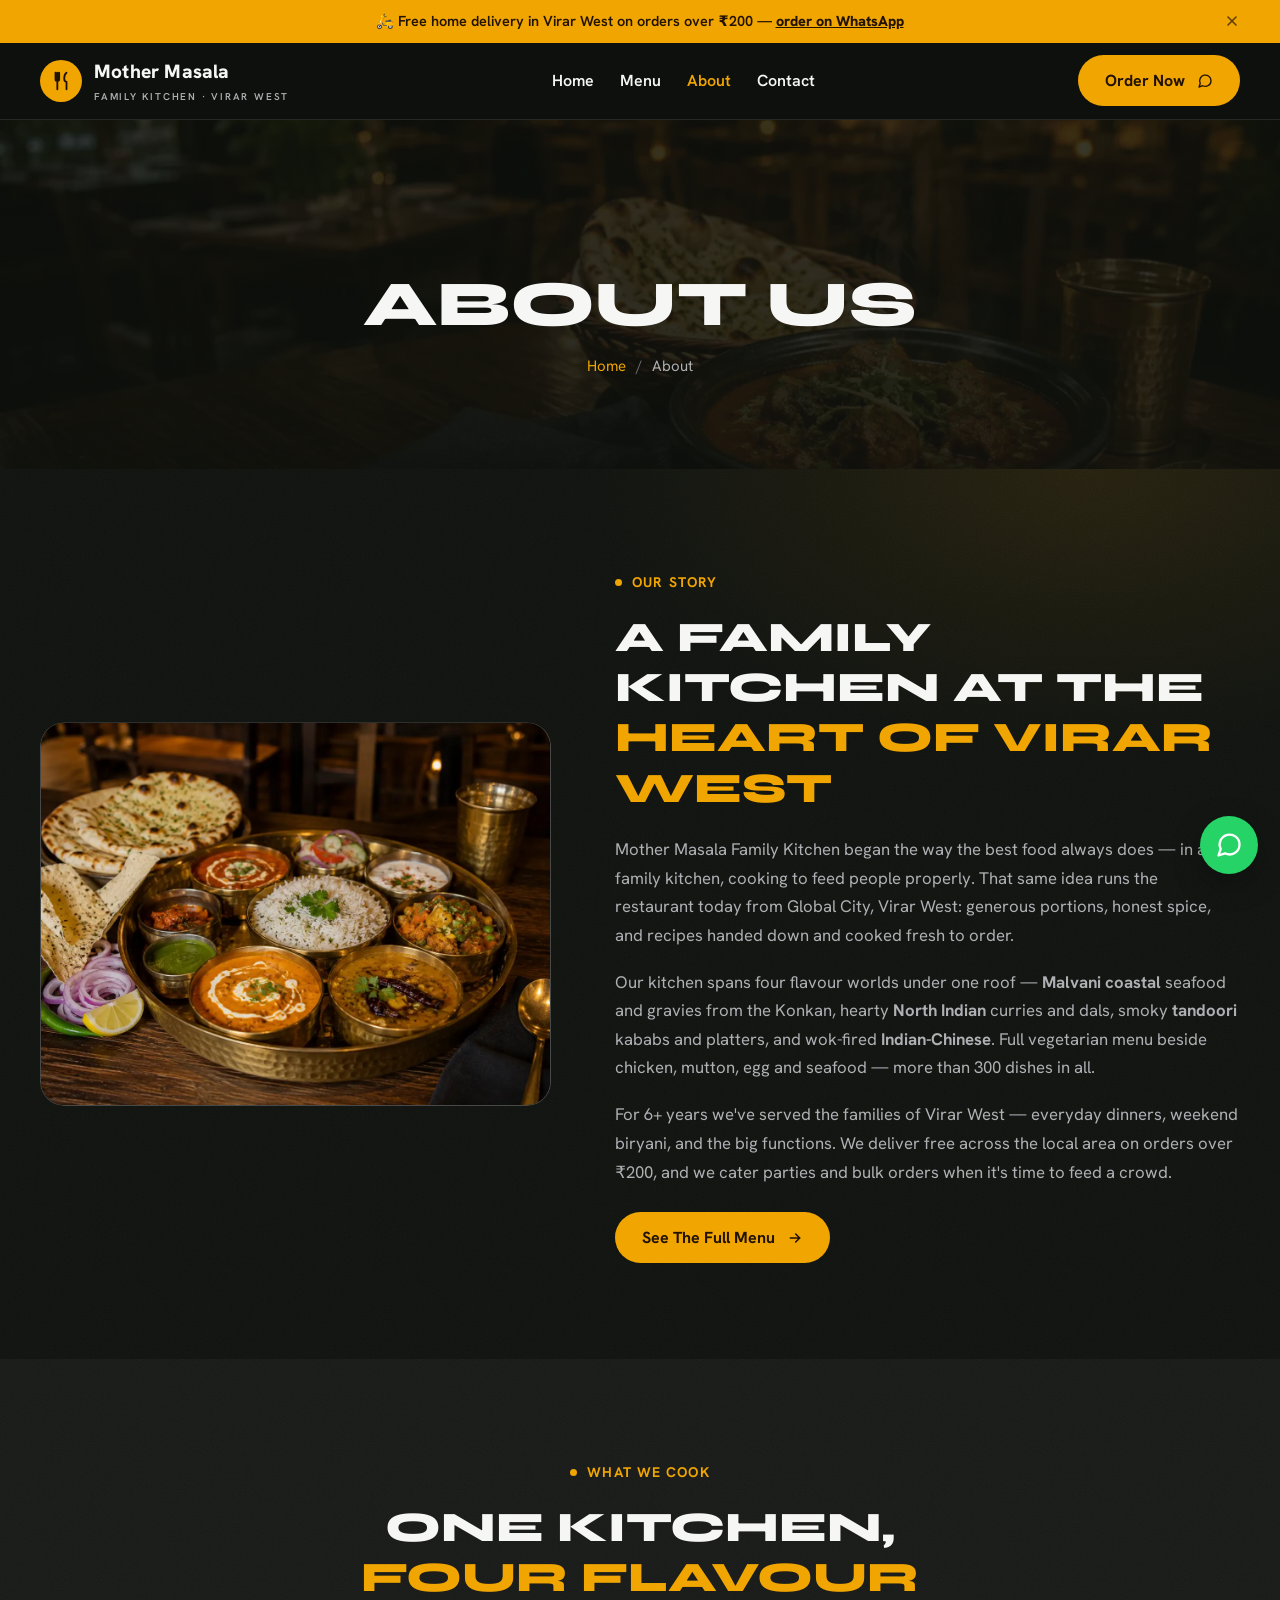
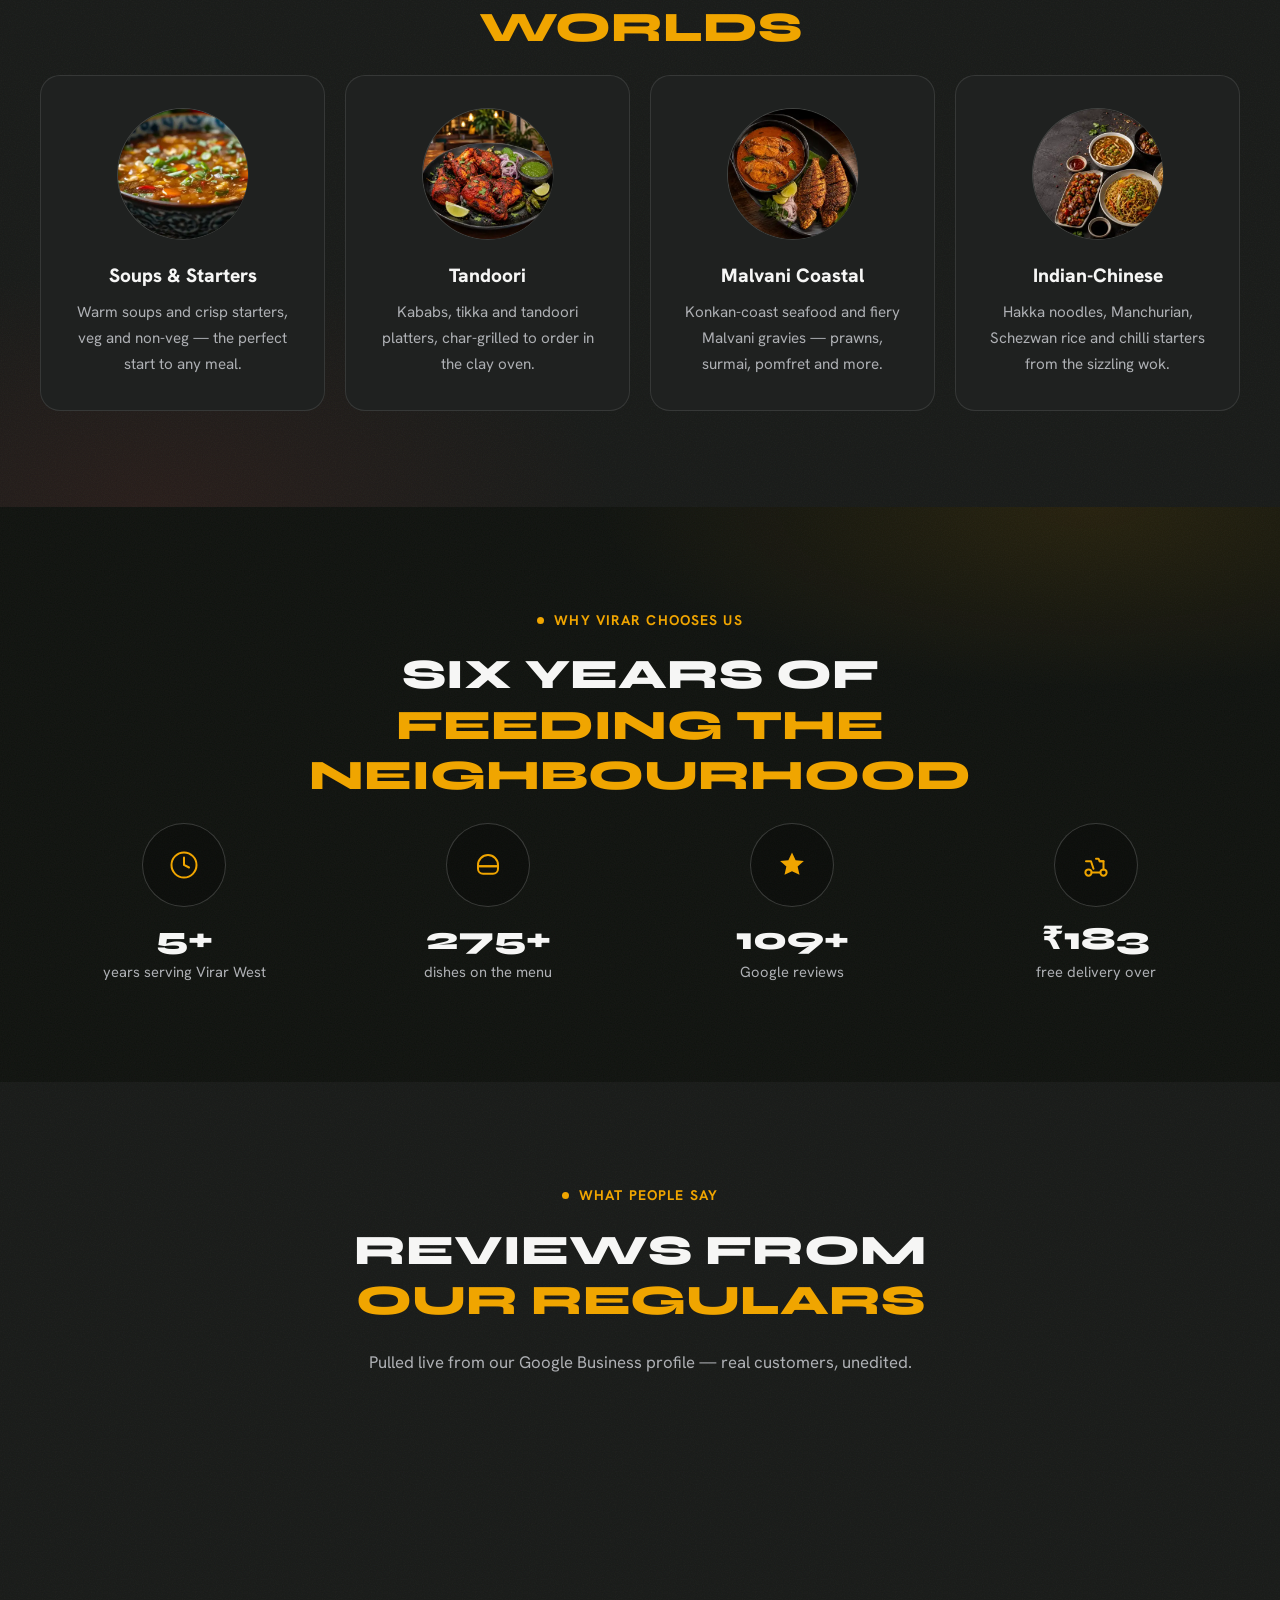
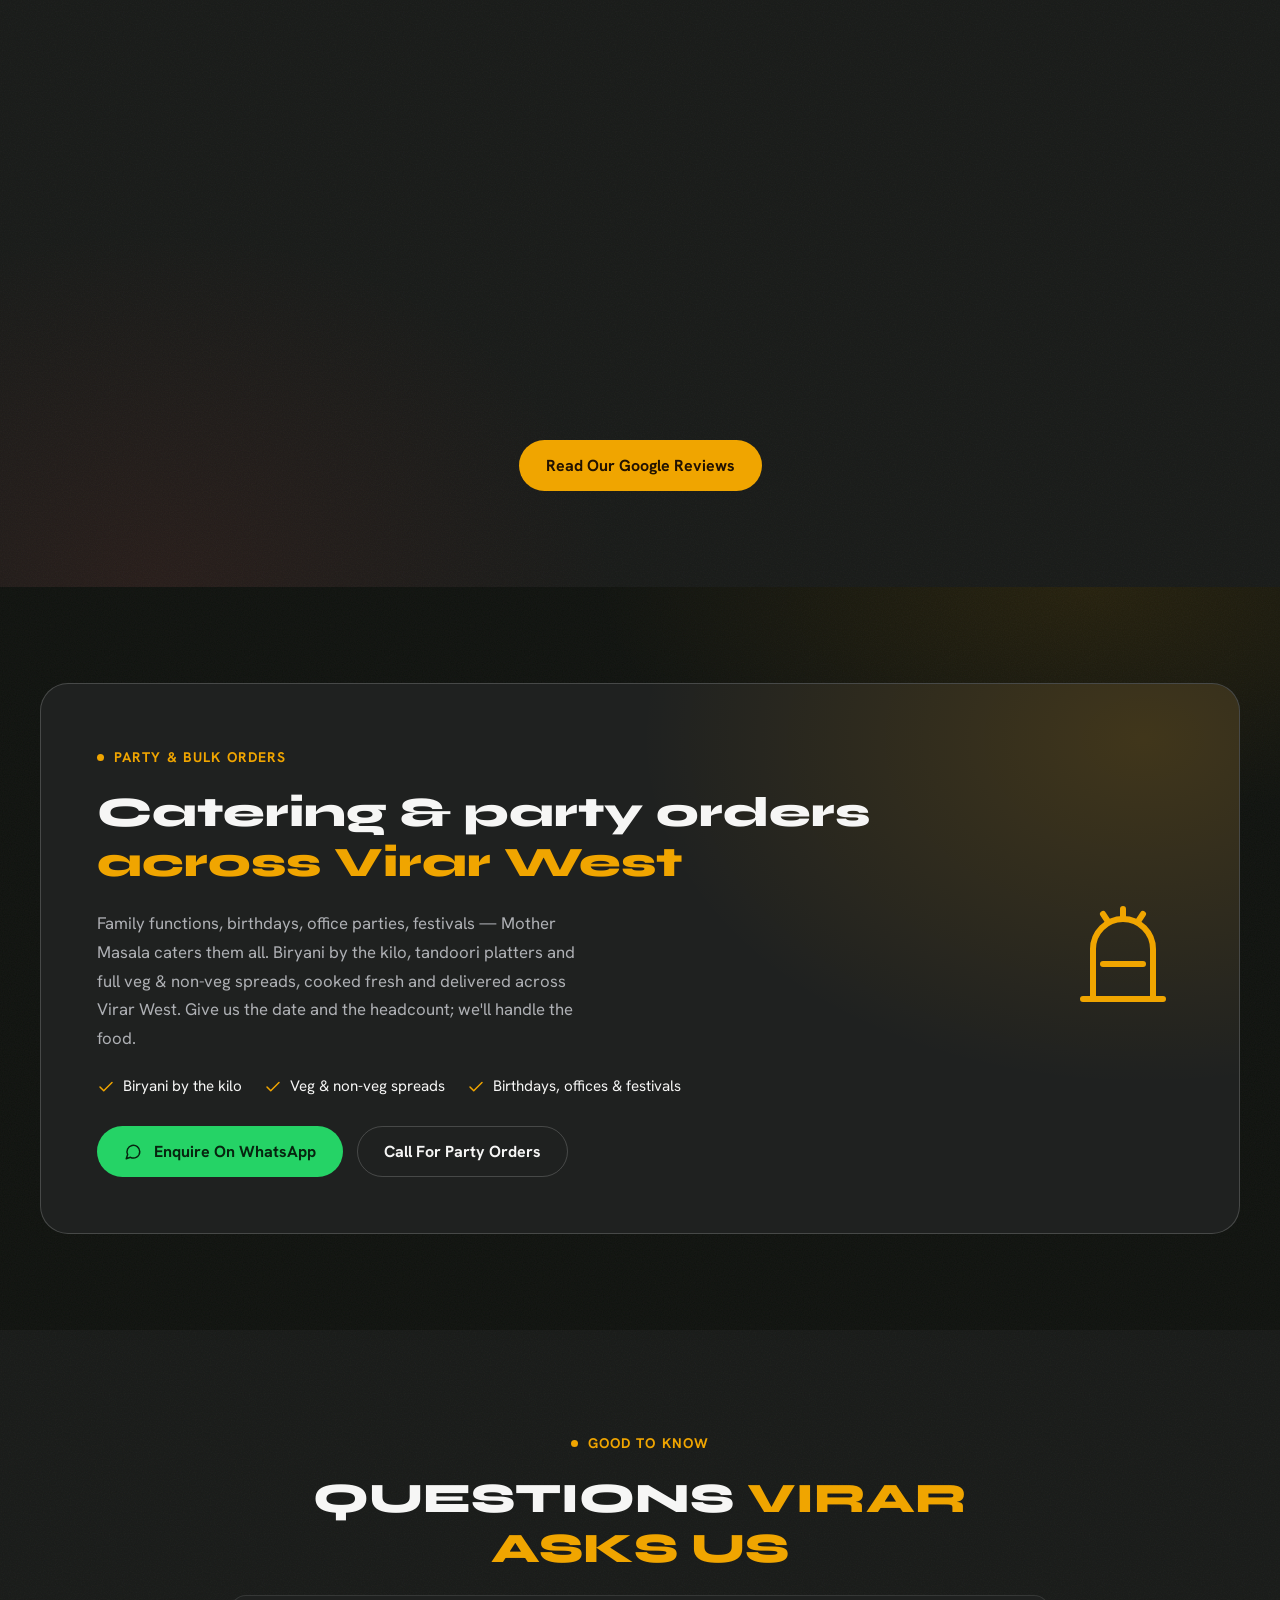
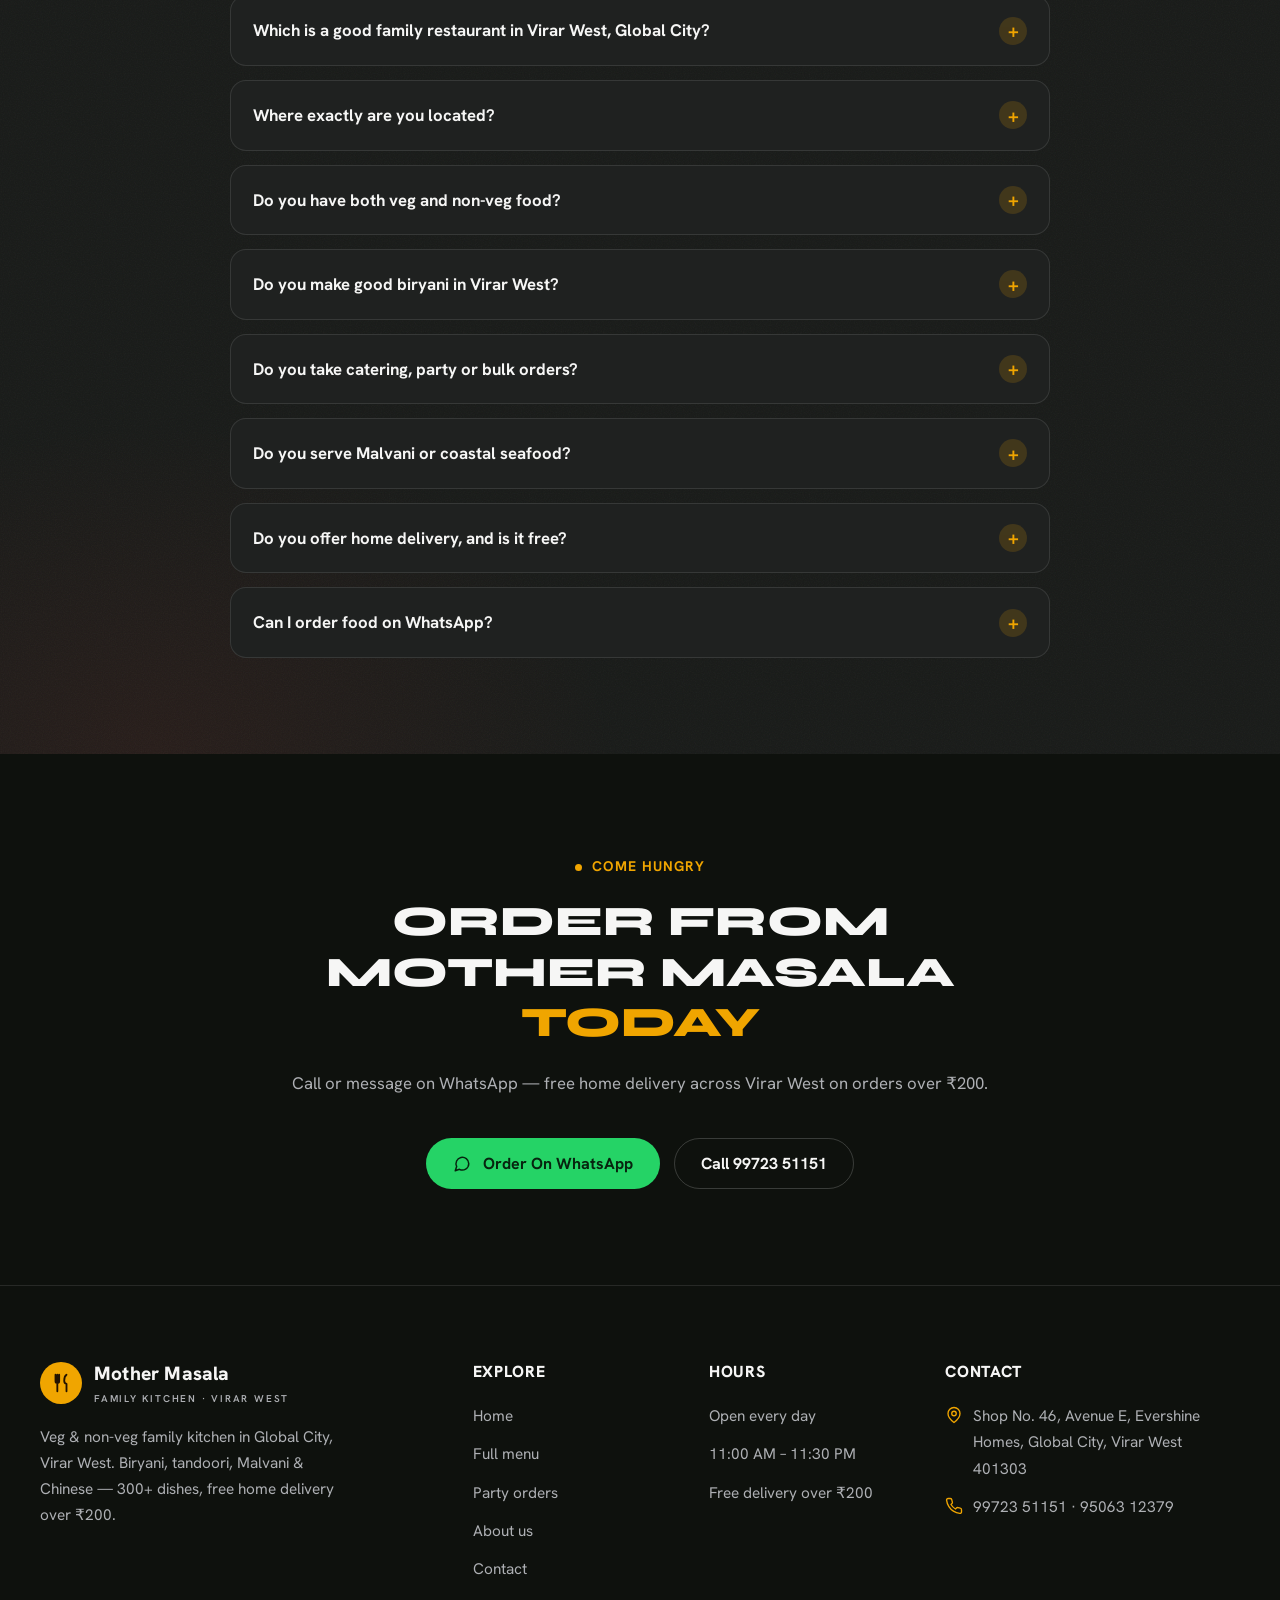
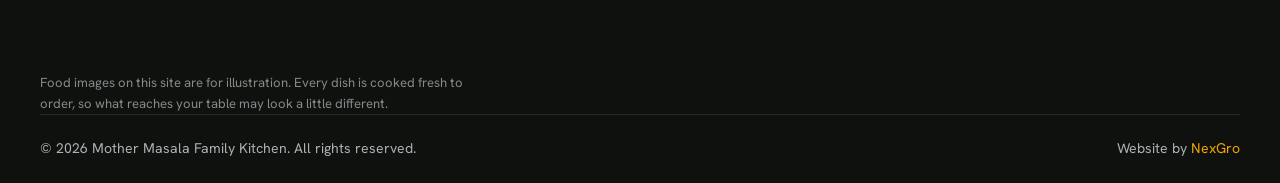
<file: about.html>
<!DOCTYPE html>
<html lang="en">
<head>
  <meta charset="UTF-8">
  <meta name="viewport" content="width=device-width, initial-scale=1">
  <title>About Us | Mother Masala Family Kitchen, Global City, Virar West</title>
  <meta name="description" content="Mother Masala Family Kitchen — a family restaurant in Global City, Virar West serving veg &amp; non-veg since day one: biryani, tandoori, Malvani coastal &amp; Indian-Chinese. Catering, party orders &amp; free home delivery over ₹200.">
  <meta name="robots" content="index, follow">
  <link rel="canonical" href="https://mothermasalafamilykitchen.online/about.html">
  <meta property="og:type" content="website">
  <meta property="og:title" content="About Mother Masala Family Kitchen, Virar West">
  <meta property="og:description" content="Family kitchen in Global City, Virar West — biryani, tandoori, Malvani &amp; Chinese. Catering &amp; free delivery over ₹200.">
  <meta property="og:url" content="https://mothermasalafamilykitchen.online/about.html">
  <meta property="og:image" content="https://mothermasalafamilykitchen.online/assets/img/og-image.jpg">
  <meta property="og:image:width" content="1200">
  <meta property="og:image:height" content="630">
  <meta property="og:locale" content="en_IN">
  <meta property="og:site_name" content="Mother Masala Family Kitchen">
  <meta name="twitter:card" content="summary_large_image">
  <meta name="twitter:title" content="About Mother Masala Family Kitchen, Virar West">
  <meta name="twitter:description" content="Family kitchen in Global City, Virar West — biryani, tandoori, Malvani &amp; Chinese. Catering &amp; free delivery over ₹200.">
  <meta name="twitter:image" content="https://mothermasalafamilykitchen.online/assets/img/og-image.jpg">
  <meta name="theme-color" content="#0e110d">
  <link rel="icon" type="image/png" href="assets/logo.png">
  <script>document.documentElement.classList.add('js')</script>
  <link rel="preload" href="assets/fonts/syne-latin.woff2" as="font" type="font/woff2" crossorigin>
  <link rel="preload" href="assets/fonts/hanken-grotesk-latin.woff2" as="font" type="font/woff2" crossorigin>
  <link rel="stylesheet" href="assets/css/style.css">
  <script type="application/ld+json">
  {
    "@context": "https://schema.org",
    "@type": "FAQPage",
    "mainEntity": [
      { "@type": "Question", "name": "Which is a good family restaurant in Virar West, Global City?", "acceptedAnswer": { "@type": "Answer", "text": "Mother Masala Family Kitchen is a veg & non-veg family restaurant in Global City, Virar West — Shop No. 46, Avenue E, Evershine Homes. We serve biryani, tandoori, Malvani coastal and Indian-Chinese, with 300+ dishes, open every day from 11:00 AM to 11:30 PM." } },
      { "@type": "Question", "name": "Where exactly is Mother Masala located in Virar West?", "acceptedAnswer": { "@type": "Answer", "text": "We are at Shop No. 46, Avenue E, Evershine Homes, Global City, Virar West, Maharashtra 401303 — a short auto-rickshaw ride from Virar railway station." } },
      { "@type": "Question", "name": "Do you have both veg and non-veg food?", "acceptedAnswer": { "@type": "Answer", "text": "Yes. We have a full vegetarian menu — paneer dishes, veg biryani, Chinese and veg tandoori — alongside chicken, mutton, egg and seafood. Over 300 dishes in total." } },
      { "@type": "Question", "name": "Do you make good biryani in Virar West?", "acceptedAnswer": { "@type": "Answer", "text": "Biryani is one of our most-ordered dishes. We make chicken, mutton, veg, egg and Hyderabadi-style biryani, cooked fresh in half and full portions — and by the kilo for parties and bulk orders." } },
      { "@type": "Question", "name": "Do you take catering, party or bulk orders in Virar West?", "acceptedAnswer": { "@type": "Answer", "text": "Yes. Mother Masala takes catering, party and bulk orders across Virar West for family functions, birthdays, office parties and festivals — biryani by the kilo, tandoori platters and veg & non-veg spreads. Message or call us with your date and headcount." } },
      { "@type": "Question", "name": "Do you serve Malvani or coastal seafood?", "acceptedAnswer": { "@type": "Answer", "text": "Yes. We serve Malvani chicken and mutton, plus coastal seafood — prawns, surmai, pomfret and bangda — priced on request at the day's market rate." } },
      { "@type": "Question", "name": "Do you offer home delivery in Virar West, and is it free?", "acceptedAnswer": { "@type": "Answer", "text": "We deliver across the Virar West area. Home delivery is free on orders over ₹200. Order on WhatsApp or by phone." } },
      { "@type": "Question", "name": "Can I order food on WhatsApp?", "acceptedAnswer": { "@type": "Answer", "text": "Yes — WhatsApp is the fastest way to order. Message +91 99723 51151 and we'll confirm your order and delivery time." } }
    ]
  }
  </script>
</head>
<body>
  <a class="skip-link" href="#main">Skip to content</a>

  <div class="delivery-banner" role="region" aria-label="Delivery offer">
    <div class="container">
      <span>🛵 Free home delivery in Virar West on orders over ₹200 — <a href="https://wa.me/919972351151?text=Hi%2C%20I%27d%20like%20to%20order%20from%20Mother%20Masala%3A%20">order on WhatsApp</a></span>
      <button class="banner-close" aria-label="Dismiss offer"><svg width="16" height="16" viewBox="0 0 24 24" fill="none" stroke="currentColor" stroke-width="2.4" stroke-linecap="round"><path d="M6 6l12 12M18 6L6 18"/></svg></button>
    </div>
  </div>

  <header class="site-header">
    <div class="container header-inner">
      <a class="brand" href="index.html">
        <span class="brand-mark" aria-hidden="true"><svg width="22" height="22" viewBox="0 0 24 24" fill="none" stroke="currentColor" stroke-width="2" stroke-linecap="round" stroke-linejoin="round"><path d="M6 3v7a2 2 0 0 0 4 0V3M8 3v18M18 3c-1.5 1-2.5 3-2.5 6.5 0 2 .5 3 2.5 3.5V21"/></svg></span>
        <span>Mother Masala<small>Family Kitchen · Virar West</small></span>
      </a>
      <nav class="site-nav" aria-label="Main">
        <a href="index.html">Home</a>
        <a href="menu.html">Menu</a>
        <a href="about.html" aria-current="page">About</a>
        <a href="contact.html">Contact</a>
      </nav>
      <a class="btn btn-accent header-cta" href="https://wa.me/919972351151?text=Hi%2C%20I%27d%20like%20to%20order%20from%20Mother%20Masala%3A%20">
        Order now
        <svg width="16" height="16" viewBox="0 0 24 24" fill="none" stroke="currentColor" stroke-width="2" stroke-linecap="round" stroke-linejoin="round" aria-hidden="true"><path d="M21 11.5a8.5 8.5 0 0 1-12.4 7.6L3 21l1.9-5.6A8.5 8.5 0 1 1 21 11.5Z"/></svg>
      </a>
      <button class="nav-toggle" aria-expanded="false" aria-label="Menu"><span></span><span></span><span></span></button>
    </div>
  </header>

  <main id="main">
    <!-- page-header band -->
    <section class="page-header">
      <div class="container">
        <h1 data-word-reveal>About Us</h1>
        <nav class="breadcrumb" aria-label="Breadcrumb"><a href="index.html">Home</a><span class="sep">/</span><span>About</span></nav>
      </div>
    </section>

    <!-- story split -->
    <section class="section about-legacy bg-warm">
      <div class="container legacy-grid">
        <figure class="legacy-panel" data-reveal>
          <img src="assets/img/legacy.webp" width="1000" height="750" loading="lazy" alt="Mother Masala family-style Indian spread">
        </figure>
        <div class="legacy-copy">
          <span class="eyebrow">Our story</span>
          <h2 data-word-reveal="scroll">A family kitchen at the <span class="accent-word">heart of Virar West</span></h2>
          <p data-fade>Mother Masala Family Kitchen began the way the best food always does — in a family kitchen, cooking to feed people properly. That same idea runs the restaurant today from Global City, Virar West: generous portions, honest spice, and recipes handed down and cooked fresh to order.</p>
          <p data-fade>Our kitchen spans four flavour worlds under one roof — <strong>Malvani coastal</strong> seafood and gravies from the Konkan, hearty <strong>North Indian</strong> curries and dals, smoky <strong>tandoori</strong> kababs and platters, and wok-fired <strong>Indian-Chinese</strong>. Full vegetarian menu beside chicken, mutton, egg and seafood — more than 300 dishes in all.</p>
          <p data-fade>For 6+ years we've served the families of Virar West — everyday dinners, weekend biryani, and the big functions. We deliver free across the local area on orders over ₹200, and we cater parties and bulk orders when it's time to feed a crowd.</p>
          <div class="legacy-actions" data-fade>
            <a class="btn btn-accent" href="menu.html">See the full menu<svg width="16" height="16" viewBox="0 0 24 24" fill="none" stroke="currentColor" stroke-width="2.4" stroke-linecap="round"><path d="M5 12h14M13 6l6 6-6 6"/></svg></a>
          </div>
        </div>
      </div>
    </section>

    <!-- cuisine range -->
    <section class="section cuisines bg-warm-2">
      <div class="container">
        <div class="section-head center">
          <span class="eyebrow">What we cook</span>
          <h2 data-word-reveal="scroll">One kitchen, <span class="accent-word">four flavour worlds</span></h2>
        </div>
        <div class="cuisine-grid" data-fade-group="4">
          <article class="cuisine-card"><figure class="cuisine-photo" data-reveal><img src="assets/img/cuisine-soup.webp" width="480" height="480" loading="lazy" alt="Hot Indian-Chinese soup"></figure><h3>Soups &amp; Starters</h3><p>Warm soups and crisp starters, veg and non-veg — the perfect start to any meal.</p></article>
          <article class="cuisine-card"><figure class="cuisine-photo" data-reveal><img src="assets/img/cuisine-tandoori.webp" width="480" height="480" loading="lazy" alt="Tandoori grill platter"></figure><h3>Tandoori</h3><p>Kababs, tikka and tandoori platters, char-grilled to order in the clay oven.</p></article>
          <article class="cuisine-card"><figure class="cuisine-photo" data-reveal><img src="assets/img/cuisine-seafood.webp" width="480" height="480" loading="lazy" alt="Malvani coastal curry"></figure><h3>Malvani Coastal</h3><p>Konkan-coast seafood and fiery Malvani gravies — prawns, surmai, pomfret and more.</p></article>
          <article class="cuisine-card"><figure class="cuisine-photo" data-reveal><img src="assets/img/cuisine-noodles.webp" width="480" height="480" loading="lazy" alt="Indian-Chinese hakka noodles"></figure><h3>Indian-Chinese</h3><p>Hakka noodles, Manchurian, Schezwan rice and chilli starters from the sizzling wok.</p></article>
        </div>
      </div>
    </section>

    <!-- why / stats -->
    <section class="section whyus bg-warm">
      <div class="container">
        <div class="section-head center">
          <span class="eyebrow">Why Virar chooses us</span>
          <h2 data-word-reveal="scroll">Six years of <span class="accent-word">feeding the neighbourhood</span></h2>
        </div>
        <div class="stats-strip" data-fade-group="4" style="border-top:0;margin-top:20px;padding-top:0">
          <div class="stat-item"><span class="stat-circ" aria-hidden="true"><svg width="30" height="30" viewBox="0 0 24 24" fill="none" stroke="currentColor" stroke-width="1.6" stroke-linecap="round"><circle cx="12" cy="12" r="10"/><path d="M12 6v6l4 2"/></svg></span><span class="num"><span data-count="6">0</span>+</span><span class="lbl">years serving Virar West</span></div>
          <div class="stat-item"><span class="stat-circ" aria-hidden="true"><svg width="30" height="30" viewBox="0 0 24 24" fill="none" stroke="currentColor" stroke-width="1.6" stroke-linecap="round" stroke-linejoin="round"><path d="M4 12a8 8 0 0 1 16 0v1H4Z"/><path d="M4 13h16v2a4 4 0 0 1-4 4H8a4 4 0 0 1-4-4Z"/></svg></span><span class="num"><span data-count="300">0</span>+</span><span class="lbl">dishes on the menu</span></div>
          <div class="stat-item"><span class="stat-circ" aria-hidden="true"><svg width="30" height="30" viewBox="0 0 24 24" fill="currentColor"><path d="M12 2l2.9 6.26 6.6.56-5 4.4 1.5 6.48L12 16.9 5.99 19.7l1.5-6.48-5-4.4 6.6-.56L12 2Z"/></svg></span><span class="num"><span data-count="119">0</span>+</span><span class="lbl">Google reviews</span></div>
          <div class="stat-item"><span class="stat-circ" aria-hidden="true"><svg width="30" height="30" viewBox="0 0 24 24" fill="none" stroke="currentColor" stroke-width="1.6" stroke-linecap="round" stroke-linejoin="round"><circle cx="6" cy="18" r="2.5"/><circle cx="18" cy="18" r="2.5"/><path d="M8.5 18h7M18 15.5V9h-3l-1-2h-2"/><path d="M4 9h4l2 6M15 9h3"/></svg></span><span class="num">₹<span data-count="200">0</span></span><span class="lbl">free delivery over</span></div>
        </div>
      </div>
    </section>

    <!-- real Google reviews (Elfsight) — proof sits right after the claims above -->
    <section class="section reviews bg-warm-2" id="reviews">
      <div class="container">
        <div class="section-head center">
          <span class="eyebrow">What people say</span>
          <h2 data-word-reveal="scroll">Reviews from <span class="accent-word">our regulars</span></h2>
          <p>Pulled live from our Google Business profile — real customers, unedited.</p>
        </div>
        <div class="reviews-widget" data-fade>
          <div class="elfsight-app-8d48b7c0-699c-4741-833d-2c6f1a08a9bf" data-elfsight-app-lazy></div>
        </div>
        <div class="reviews-cta" data-fade>
          <a class="btn btn-accent" href="https://www.google.com/maps/search/Mother+Masala+Family+Kitchen+Virar+West">Read our Google reviews</a>
        </div>
      </div>
    </section>

    <!-- party / catering -->
    <section class="section party bg-warm" id="party">
      <div class="container">
        <div class="party-inner" data-fade>
          <div class="party-copy">
            <span class="eyebrow">Party &amp; bulk orders</span>
            <h2 data-word-reveal="scroll">Catering &amp; party orders <span class="accent-word">across Virar West</span></h2>
            <p class="lead">Family functions, birthdays, office parties, festivals — Mother Masala caters them all. Biryani by the kilo, tandoori platters and full veg &amp; non-veg spreads, cooked fresh and delivered across Virar West. Give us the date and the headcount; we'll handle the food.</p>
            <ul class="party-points">
              <li><svg width="18" height="18" viewBox="0 0 24 24" fill="none" stroke="currentColor" stroke-width="2" stroke-linecap="round" stroke-linejoin="round"><path d="M20 6 9 17l-5-5"/></svg>Biryani by the kilo</li>
              <li><svg width="18" height="18" viewBox="0 0 24 24" fill="none" stroke="currentColor" stroke-width="2" stroke-linecap="round" stroke-linejoin="round"><path d="M20 6 9 17l-5-5"/></svg>Veg &amp; non-veg spreads</li>
              <li><svg width="18" height="18" viewBox="0 0 24 24" fill="none" stroke="currentColor" stroke-width="2" stroke-linecap="round" stroke-linejoin="round"><path d="M20 6 9 17l-5-5"/></svg>Birthdays, offices &amp; festivals</li>
            </ul>
            <div class="party-actions">
              <a class="btn btn-wa" href="https://wa.me/919972351151?text=Hi%20Mother%20Masala%2C%20I%27d%20like%20to%20enquire%20about%20party%20%2F%20catering%20orders%3A"><svg width="18" height="18" viewBox="0 0 24 24" fill="none" stroke="currentColor" stroke-width="2" stroke-linecap="round" stroke-linejoin="round" aria-hidden="true"><path d="M21 11.5a8.5 8.5 0 0 1-12.4 7.6L3 21l1.9-5.6A8.5 8.5 0 1 1 21 11.5Z"/></svg>Enquire on WhatsApp</a>
              <a class="btn btn-outline" href="tel:+919972351151">Call for party orders</a>
            </div>
          </div>
          <svg class="party-icon" viewBox="0 0 24 24" fill="none" stroke="currentColor" stroke-width="1.2" stroke-linecap="round" stroke-linejoin="round" aria-hidden="true"><path d="M4 20h16M6 20V10a6 6 0 0 1 12 0v10"/><path d="M12 4V2M9 4.5 8 3M15 4.5 16 3"/><path d="M8 13h8"/></svg>
        </div>
      </div>
    </section>

    <!-- FAQ -->
    <section class="section faq bg-warm-2">
      <div class="container">
        <div class="section-head center">
          <span class="eyebrow">Good to know</span>
          <h2 data-word-reveal="scroll">Questions <span class="accent-word">Virar asks us</span></h2>
        </div>
        <div class="faq-list" data-fade-group="4">
          <details class="faq-item"><summary>Which is a good family restaurant in Virar West, Global City?</summary><div class="faq-a">Mother Masala Family Kitchen is a veg &amp; non-veg family restaurant right in Global City, Virar West — Shop No. 46, Avenue E, Evershine Homes. We serve biryani, tandoori, Malvani coastal and Indian-Chinese, with 300+ dishes, open every day 11:00 AM – 11:30 PM.</div></details>
          <details class="faq-item"><summary>Where exactly are you located?</summary><div class="faq-a">Shop No. 46, Avenue E, Evershine Homes, Global City, Virar West, Maharashtra 401303 — a short auto-rickshaw ride from Virar railway station. <a href="https://www.google.com/maps/search/Evershine+Homes+Global+City+Virar+West+401303">Get directions on Google Maps.</a></div></details>
          <details class="faq-item"><summary>Do you have both veg and non-veg food?</summary><div class="faq-a">Yes. There's a full vegetarian menu — paneer, veg biryani, veg Chinese and veg tandoori — right beside chicken, mutton, egg and seafood. More than 300 dishes in total.</div></details>
          <details class="faq-item"><summary>Do you make good biryani in Virar West?</summary><div class="faq-a">Biryani is one of our most-ordered dishes — chicken, mutton, veg, egg and Hyderabadi styles, cooked fresh in half and full portions, and available by the kilo for parties.</div></details>
          <details class="faq-item"><summary>Do you take catering, party or bulk orders?</summary><div class="faq-a">Yes — we cater family functions, birthdays, office parties and festivals across Virar West: biryani by the kilo, tandoori platters and veg &amp; non-veg spreads. <a href="https://wa.me/919972351151?text=Hi%20Mother%20Masala%2C%20I%27d%20like%20to%20enquire%20about%20party%20%2F%20catering%20orders%3A">Message us on WhatsApp</a> with your date and headcount.</div></details>
          <details class="faq-item"><summary>Do you serve Malvani or coastal seafood?</summary><div class="faq-a">Yes — Malvani chicken and mutton, plus coastal seafood like prawns, surmai, pomfret and bangda, priced on request at the day's market rate.</div></details>
          <details class="faq-item"><summary>Do you offer home delivery, and is it free?</summary><div class="faq-a">We deliver across the Virar West area, and home delivery is free on orders over ₹200. Order on WhatsApp or by phone.</div></details>
          <details class="faq-item"><summary>Can I order food on WhatsApp?</summary><div class="faq-a">Yes — WhatsApp is the fastest way. <a href="https://wa.me/919972351151?text=Hi%2C%20I%27d%20like%20to%20order%20from%20Mother%20Masala%3A%20">Message +91 99723 51151</a> and we'll confirm your order and delivery time.</div></details>
        </div>
      </div>
    </section>

    <!-- order/delivery CTA band -->
    <section class="section reviews bg-band band-delivery">
      <div class="container">
        <div class="section-head center">
          <span class="eyebrow">Come hungry</span>
          <h2 data-word-reveal="scroll">Order from Mother Masala <span class="accent-word">today</span></h2>
          <p>Call or message on WhatsApp — free home delivery across Virar West on orders over ₹200.</p>
        </div>
        <div class="reviews-cta" style="justify-content:center;display:flex;flex-wrap:wrap;gap:14px" data-fade>
          <a class="btn btn-wa" href="https://wa.me/919972351151?text=Hi%2C%20I%27d%20like%20to%20order%20from%20Mother%20Masala%3A%20"><svg width="18" height="18" viewBox="0 0 24 24" fill="none" stroke="currentColor" stroke-width="2" stroke-linecap="round" stroke-linejoin="round" aria-hidden="true"><path d="M21 11.5a8.5 8.5 0 0 1-12.4 7.6L3 21l1.9-5.6A8.5 8.5 0 1 1 21 11.5Z"/></svg>Order on WhatsApp</a>
          <a class="btn btn-outline" href="tel:+919972351151">Call 99723 51151</a>
        </div>
      </div>
    </section>
  </main>

  <footer class="site-footer">
    <div class="container">
      <div class="footer-grid">
        <div class="footer-brand">
          <a class="brand" href="index.html"><span class="brand-mark" aria-hidden="true"><svg width="22" height="22" viewBox="0 0 24 24" fill="none" stroke="currentColor" stroke-width="2" stroke-linecap="round" stroke-linejoin="round"><path d="M6 3v7a2 2 0 0 0 4 0V3M8 3v18M18 3c-1.5 1-2.5 3-2.5 6.5 0 2 .5 3 2.5 3.5V21"/></svg></span><span>Mother Masala<small>Family Kitchen · Virar West</small></span></a>
          <p>Veg &amp; non-veg family kitchen in Global City, Virar West. Biryani, tandoori, Malvani &amp; Chinese — 300+ dishes, free home delivery over ₹200.</p>
        </div>
        <nav aria-label="Footer">
          <h3>Explore</h3>
          <ul class="footer-list"><li><a href="index.html">Home</a></li><li><a href="menu.html">Full menu</a></li><li><a href="index.html#party">Party orders</a></li><li><a href="about.html">About us</a></li><li><a href="contact.html">Contact</a></li></ul>
        </nav>
        <div>
          <h3>Hours</h3>
          <ul class="footer-list"><li>Open every day</li><li>11:00 AM – 11:30 PM</li><li>Free delivery over ₹200</li></ul>
        </div>
        <div>
          <h3>Contact</h3>
          <ul class="footer-contact">
            <li><svg width="18" height="18" viewBox="0 0 24 24" fill="none" stroke="currentColor" stroke-width="1.8" stroke-linecap="round" stroke-linejoin="round" aria-hidden="true"><path d="M20 10c0 6-8 12-8 12s-8-6-8-12a8 8 0 0 1 16 0Z"/><circle cx="12" cy="10" r="3"/></svg><span>Shop No. 46, Avenue E, Evershine Homes, Global City, Virar West 401303</span></li>
            <li><svg width="18" height="18" viewBox="0 0 24 24" fill="none" stroke="currentColor" stroke-width="1.8" stroke-linecap="round" stroke-linejoin="round" aria-hidden="true"><path d="M22 16.9v3a2 2 0 0 1-2.2 2 19.8 19.8 0 0 1-8.6-3.1 19.5 19.5 0 0 1-6-6A19.8 19.8 0 0 1 2.1 4.2 2 2 0 0 1 4.1 2h3a2 2 0 0 1 2 1.7c.1 1 .4 2 .7 2.9a2 2 0 0 1-.5 2.1L8 10a16 16 0 0 0 6 6l1.3-1.3a2 2 0 0 1 2.1-.5c.9.3 1.9.6 2.9.7a2 2 0 0 1 1.7 2Z"/></svg><span><a href="tel:+919972351151">99723 51151</a> · <a href="tel:+919506312379">95063 12379</a></span></li>
          </ul>
        </div>
      </div>
      <p class="footer-note">Food images on this site are for illustration. Every dish is cooked fresh to order, so what reaches your table may look a little different.</p>
      <div class="footer-bottom"><p>© 2026 Mother Masala Family Kitchen. All rights reserved.</p><p>Website by <a href="#">NexGro</a></p></div>
    </div>
  </footer>

  <nav class="mobile-dock" aria-label="Quick actions">
    <a class="dock-call" href="tel:+919972351151"><svg width="16" height="16" viewBox="0 0 24 24" fill="none" stroke="currentColor" stroke-width="2" stroke-linecap="round" stroke-linejoin="round" aria-hidden="true"><path d="M22 16.9v3a2 2 0 0 1-2.2 2 19.8 19.8 0 0 1-8.6-3.1 19.5 19.5 0 0 1-6-6A19.8 19.8 0 0 1 2.1 4.2 2 2 0 0 1 4.1 2h3a2 2 0 0 1 2 1.7c.1 1 .4 2 .7 2.9a2 2 0 0 1-.5 2.1L8 10a16 16 0 0 0 6 6l1.3-1.3a2 2 0 0 1 2.1-.5c.9.3 1.9.6 2.9.7a2 2 0 0 1 1.7 2Z"/></svg>Call</a>
    <a class="dock-wa" href="https://wa.me/919972351151?text=Hi%2C%20I%27d%20like%20to%20order%20from%20Mother%20Masala%3A%20"><svg width="16" height="16" viewBox="0 0 24 24" fill="none" stroke="currentColor" stroke-width="2" stroke-linecap="round" stroke-linejoin="round" aria-hidden="true"><path d="M21 11.5a8.5 8.5 0 0 1-12.4 7.6L3 21l1.9-5.6A8.5 8.5 0 1 1 21 11.5Z"/></svg>WhatsApp</a>
    <a class="dock-menu" href="menu.html"><svg width="16" height="16" viewBox="0 0 24 24" fill="none" stroke="currentColor" stroke-width="2" stroke-linecap="round" stroke-linejoin="round" aria-hidden="true"><path d="M4 6h16M4 12h16M4 18h16"/></svg>Menu</a>
  </nav>
  <a class="wa-float" href="https://wa.me/919972351151?text=Hi%2C%20I%27d%20like%20to%20order%20from%20Mother%20Masala%3A%20" aria-label="Order on WhatsApp"><svg width="28" height="28" viewBox="0 0 24 24" fill="none" stroke="currentColor" stroke-width="2" stroke-linecap="round" stroke-linejoin="round" aria-hidden="true"><path d="M21 11.5a8.5 8.5 0 0 1-12.4 7.6L3 21l1.9-5.6A8.5 8.5 0 1 1 21 11.5Z"/></svg></a>

  <script src="assets/js/motion.js" defer></script>
  <script>
    (function () {
      var toggle = document.querySelector('.nav-toggle'), header = document.querySelector('.site-header');
      if (toggle && header) toggle.addEventListener('click', function () { var o = header.classList.toggle('nav-open'); toggle.setAttribute('aria-expanded', o ? 'true' : 'false'); });
      var close = document.querySelector('.banner-close');
      if (close) close.addEventListener('click', function () { document.body.classList.add('banner-dismissed'); });
    })();
  </script>

  <!-- Elfsight platform, kept off the initial page load.
       data-elfsight-app-lazy defers the widget's data fetch but not platform.js
       itself, which still parsed and executed on load and cost ~290ms of blocking
       time (homepage Performance 93 -> 80). This injects it on the reader's first
       scroll instead, so the cost lands after the page is interactive.

       First scroll rather than "section in view": the widget needs ~3.5s from
       injection to paint on a throttled phone, and the reviews block sits several
       screens down. Waiting until it is nearly on screen left the reserved box
       empty when the reader arrived. Any scroll is the earliest honest signal of
       intent, and it still keeps the whole cost out of the load window.
       .reviews-widget reserves the height either way, so a slow paint shows empty
       space rather than shifting the page. -->
  <script>
    (function () {
      var slot = document.querySelector('.reviews-widget');
      if (!slot) return;
      var done = false;
      function load() {
        if (done) return;
        done = true;
        window.removeEventListener('scroll', load);
        window.removeEventListener('touchstart', load);
        window.removeEventListener('pointerdown', load);
        var s = document.createElement('script');
        s.src = 'https://elfsightcdn.com/platform.js';
        s.async = true;
        document.body.appendChild(s);
      }
      window.addEventListener('scroll', load, { passive: true, once: true });
      window.addEventListener('touchstart', load, { passive: true, once: true });
      window.addEventListener('pointerdown', load, { passive: true, once: true });
      // already on screen (short page or large viewport): nothing to wait for
      if (slot.getBoundingClientRect().top < window.innerHeight + 200) load();
    })();
  </script>
</body>
</html>
</file>
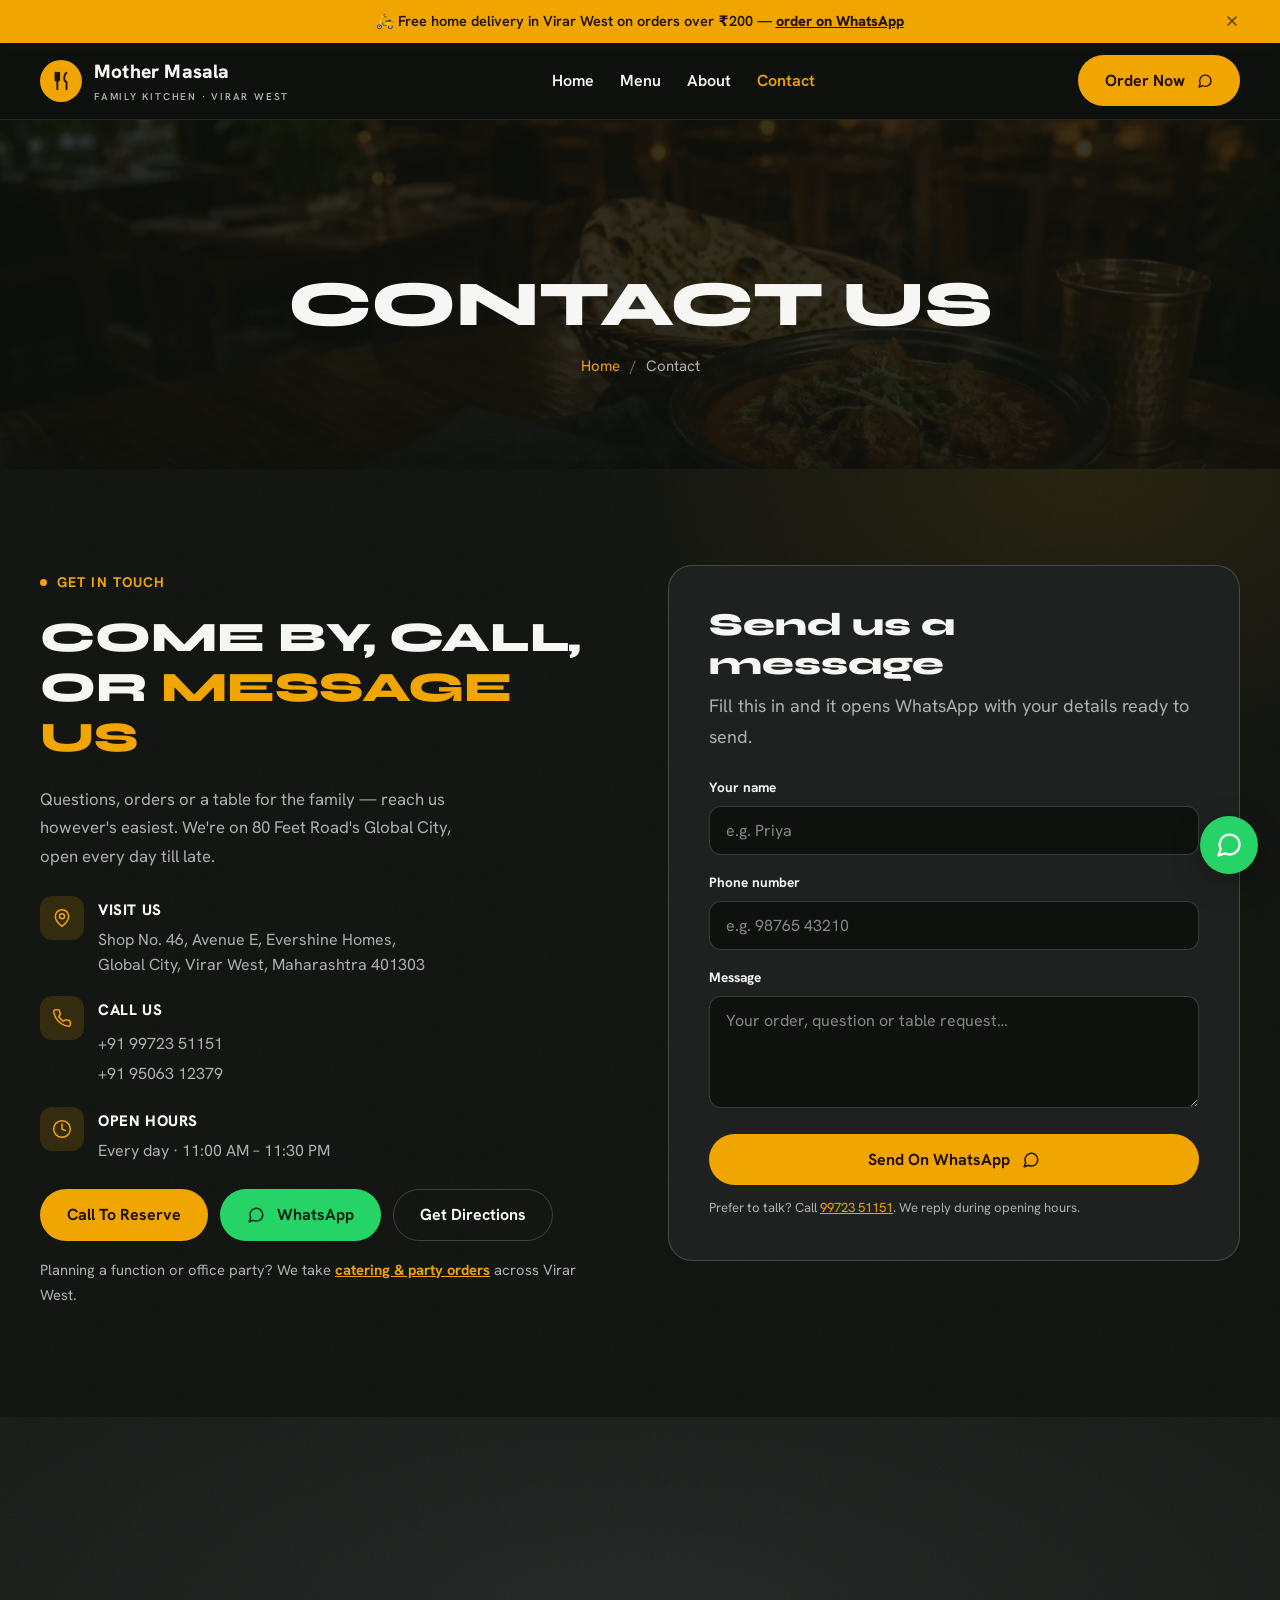
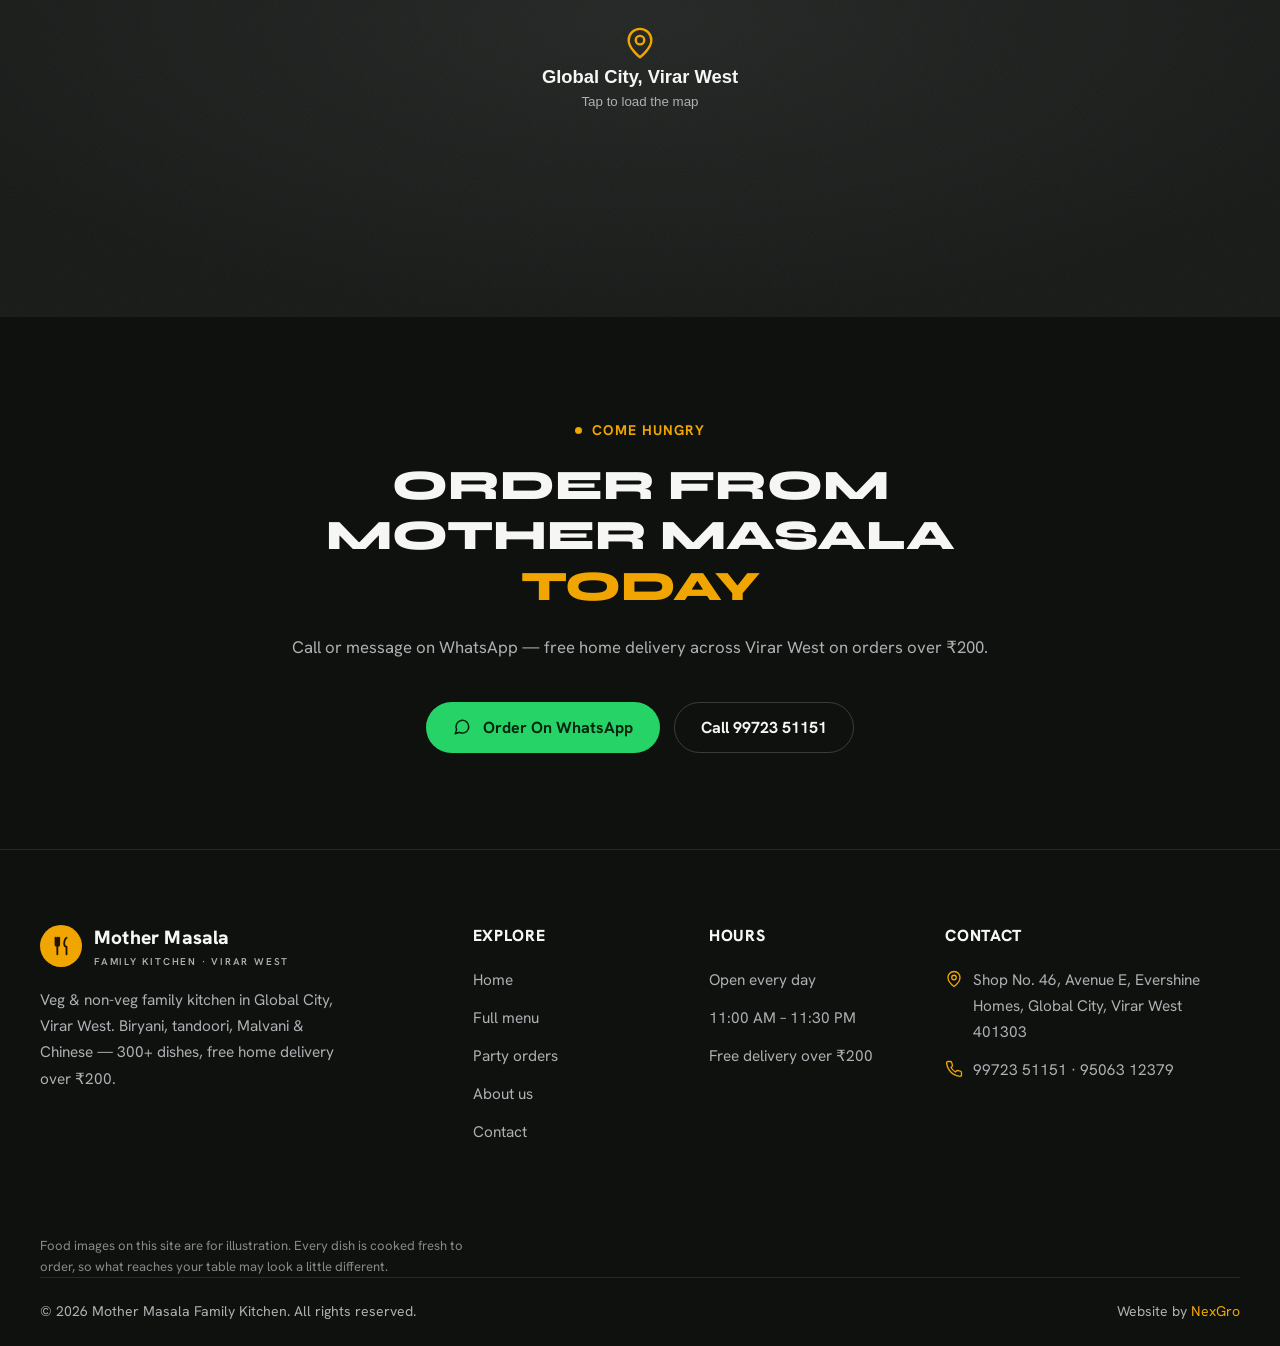
<file: contact.html>
<!DOCTYPE html>
<html lang="en">
<head>
  <meta charset="UTF-8">
  <meta name="viewport" content="width=device-width, initial-scale=1">
  <title>Contact Us | Mother Masala Family Kitchen, Global City, Virar West</title>
  <meta name="description" content="Contact Mother Masala Family Kitchen, Virar West — call 99723 51151 / 95063 12379, WhatsApp, or visit Shop No. 46, Avenue E, Evershine Homes, Global City, Virar West 401303. Open daily 11 AM–11:30 PM. Catering &amp; free delivery over ₹200.">
  <meta name="robots" content="index, follow">
  <link rel="canonical" href="https://mothermasalafamilykitchen.online/contact.html">
  <meta property="og:type" content="website">
  <meta property="og:title" content="Contact Mother Masala Family Kitchen, Virar West">
  <meta property="og:description" content="Call, WhatsApp or visit us in Global City, Virar West. Open daily 11 AM–11:30 PM. Catering &amp; free delivery over ₹200.">
  <meta property="og:url" content="https://mothermasalafamilykitchen.online/contact.html">
  <meta property="og:image" content="https://mothermasalafamilykitchen.online/assets/img/og-image.jpg">
  <meta property="og:image:width" content="1200">
  <meta property="og:image:height" content="630">
  <meta property="og:locale" content="en_IN">
  <meta property="og:site_name" content="Mother Masala Family Kitchen">
  <meta name="twitter:card" content="summary_large_image">
  <meta name="twitter:title" content="Contact Mother Masala Family Kitchen, Virar West">
  <meta name="twitter:description" content="Call, WhatsApp or visit us in Global City, Virar West. Open daily 11 AM–11:30 PM. Catering &amp; free delivery over ₹200.">
  <meta name="twitter:image" content="https://mothermasalafamilykitchen.online/assets/img/og-image.jpg">
  <meta name="theme-color" content="#0e110d">
  <link rel="icon" type="image/png" href="assets/logo.png">
  <script>document.documentElement.classList.add('js')</script>
  <link rel="preload" href="assets/fonts/syne-latin.woff2" as="font" type="font/woff2" crossorigin>
  <link rel="preload" href="assets/fonts/hanken-grotesk-latin.woff2" as="font" type="font/woff2" crossorigin>
  <link rel="stylesheet" href="assets/css/style.css">
  <script type="application/ld+json">
  {
    "@context": "https://schema.org",
    "@type": "Restaurant",
    "name": "Mother Masala Family Kitchen",
    "servesCuisine": ["North Indian", "Tandoori", "Malvani", "Chinese", "Biryani", "Seafood"],
    "priceRange": "₹₹",
    "url": "https://mothermasalafamilykitchen.online/",
    "image": "https://mothermasalafamilykitchen.online/assets/img/og-image.jpg",
    "telephone": ["+919972351151", "+919506312379"],
    "address": {
      "@type": "PostalAddress",
      "streetAddress": "Shop No. 46, Avenue E, Evershine Homes, Global City",
      "addressLocality": "Virar West", "addressRegion": "Maharashtra",
      "postalCode": "401303", "addressCountry": "IN"
    },
    "geo": {
      "@type": "GeoCoordinates",
      "latitude": 19.4644,
      "longitude": 72.8079
    },
    "openingHoursSpecification": {
      "@type": "OpeningHoursSpecification",
      "dayOfWeek": ["Monday","Tuesday","Wednesday","Thursday","Friday","Saturday","Sunday"],
      "opens": "11:00", "closes": "23:30"
    },
    "hasMenu": "https://mothermasalafamilykitchen.online/menu.html",
    "acceptsReservations": "True",
    "sameAs": [
      "https://www.swiggy.com/city/mumbai/mother-masala-virar-east-virar-west-rest207850",
      "https://www.zomato.com/mumbai/mother-masala-virar"
    ]
  }
  </script>
</head>
<body>
  <a class="skip-link" href="#main">Skip to content</a>

  <div class="delivery-banner" role="region" aria-label="Delivery offer">
    <div class="container">
      <span>🛵 Free home delivery in Virar West on orders over ₹200 — <a href="https://wa.me/919972351151?text=Hi%2C%20I%27d%20like%20to%20order%20from%20Mother%20Masala%3A%20">order on WhatsApp</a></span>
      <button class="banner-close" aria-label="Dismiss offer"><svg width="16" height="16" viewBox="0 0 24 24" fill="none" stroke="currentColor" stroke-width="2.4" stroke-linecap="round"><path d="M6 6l12 12M18 6L6 18"/></svg></button>
    </div>
  </div>

  <header class="site-header">
    <div class="container header-inner">
      <a class="brand" href="index.html">
        <span class="brand-mark" aria-hidden="true"><svg width="22" height="22" viewBox="0 0 24 24" fill="none" stroke="currentColor" stroke-width="2" stroke-linecap="round" stroke-linejoin="round"><path d="M6 3v7a2 2 0 0 0 4 0V3M8 3v18M18 3c-1.5 1-2.5 3-2.5 6.5 0 2 .5 3 2.5 3.5V21"/></svg></span>
        <span>Mother Masala<small>Family Kitchen · Virar West</small></span>
      </a>
      <nav class="site-nav" aria-label="Main">
        <a href="index.html">Home</a>
        <a href="menu.html">Menu</a>
        <a href="about.html">About</a>
        <a href="contact.html" aria-current="page">Contact</a>
      </nav>
      <a class="btn btn-accent header-cta" href="https://wa.me/919972351151?text=Hi%2C%20I%27d%20like%20to%20order%20from%20Mother%20Masala%3A%20">
        Order now
        <svg width="16" height="16" viewBox="0 0 24 24" fill="none" stroke="currentColor" stroke-width="2" stroke-linecap="round" stroke-linejoin="round" aria-hidden="true"><path d="M21 11.5a8.5 8.5 0 0 1-12.4 7.6L3 21l1.9-5.6A8.5 8.5 0 1 1 21 11.5Z"/></svg>
      </a>
      <button class="nav-toggle" aria-expanded="false" aria-label="Menu"><span></span><span></span><span></span></button>
    </div>
  </header>

  <main id="main">
    <!-- page-header band -->
    <section class="page-header">
      <div class="container">
        <h1 data-word-reveal>Contact Us</h1>
        <nav class="breadcrumb" aria-label="Breadcrumb"><a href="index.html">Home</a><span class="sep">/</span><span>Contact</span></nav>
      </div>
    </section>

    <!-- contact info + form -->
    <section class="section contact bg-warm">
      <div class="container contact-grid">
        <div class="contact-info">
          <span class="eyebrow">Get in touch</span>
          <h2 data-word-reveal="scroll">Come by, call, or <span class="accent-word">message us</span></h2>
          <p class="lead" data-fade>Questions, orders or a table for the family — reach us however's easiest. We're on 80 Feet Road's Global City, open every day till late.</p>

          <div class="contact-rows" data-fade-group="3">
            <div class="contact-row">
              <span class="ci-ic" aria-hidden="true"><svg width="20" height="20" viewBox="0 0 24 24" fill="none" stroke="currentColor" stroke-width="1.8" stroke-linecap="round" stroke-linejoin="round"><path d="M20 10c0 6-8 12-8 12s-8-6-8-12a8 8 0 0 1 16 0Z"/><circle cx="12" cy="10" r="3"/></svg></span>
              <div><h3>Visit us</h3><p>Shop No. 46, Avenue E, Evershine Homes,<br>Global City, Virar West, Maharashtra 401303</p></div>
            </div>
            <div class="contact-row">
              <span class="ci-ic" aria-hidden="true"><svg width="20" height="20" viewBox="0 0 24 24" fill="none" stroke="currentColor" stroke-width="1.8" stroke-linecap="round" stroke-linejoin="round"><path d="M22 16.9v3a2 2 0 0 1-2.2 2 19.8 19.8 0 0 1-8.6-3.1 19.5 19.5 0 0 1-6-6A19.8 19.8 0 0 1 2.1 4.2 2 2 0 0 1 4.1 2h3a2 2 0 0 1 2 1.7c.1 1 .4 2 .7 2.9a2 2 0 0 1-.5 2.1L8 10a16 16 0 0 0 6 6l1.3-1.3a2 2 0 0 1 2.1-.5c.9.3 1.9.6 2.9.7a2 2 0 0 1 1.7 2Z"/></svg></span>
              <div><h3>Call us</h3><a href="tel:+919972351151">+91 99723 51151</a><br><a href="tel:+919506312379">+91 95063 12379</a></div>
            </div>
            <div class="contact-row">
              <span class="ci-ic" aria-hidden="true"><svg width="20" height="20" viewBox="0 0 24 24" fill="none" stroke="currentColor" stroke-width="1.8" stroke-linecap="round" stroke-linejoin="round"><circle cx="12" cy="12" r="10"/><path d="M12 6v6l4 2"/></svg></span>
              <div><h3>Open hours</h3><p>Every day · 11:00 AM – 11:30 PM</p></div>
            </div>
          </div>

          <div class="contact-actions" data-fade>
            <a class="btn btn-accent" href="tel:+919972351151">Call to reserve</a>
            <a class="btn btn-wa" href="https://wa.me/919972351151?text=Hi%2C%20I%27d%20like%20to%20order%20from%20Mother%20Masala%3A%20"><svg width="18" height="18" viewBox="0 0 24 24" fill="none" stroke="currentColor" stroke-width="2" stroke-linecap="round" stroke-linejoin="round" aria-hidden="true"><path d="M21 11.5a8.5 8.5 0 0 1-12.4 7.6L3 21l1.9-5.6A8.5 8.5 0 1 1 21 11.5Z"/></svg>WhatsApp</a>
            <a class="btn btn-outline" href="https://www.google.com/maps/search/Evershine+Homes+Global+City+Virar+West+401303" target="_blank" rel="noopener">Get directions</a>
          </div>
          <p class="contact-party-note" data-fade>Planning a function or office party? We take <a href="index.html#party">catering &amp; party orders</a> across Virar West.</p>
        </div>

        <div class="contact-form-card" data-fade>
          <h2>Send us a message</h2>
          <p>Fill this in and it opens WhatsApp with your details ready to send.</p>
          <form id="contact-form" novalidate>
            <div class="form-field">
              <label for="cf-name">Your name</label>
              <input type="text" id="cf-name" name="name" autocomplete="name" placeholder="e.g. Priya">
            </div>
            <div class="form-field">
              <label for="cf-phone">Phone number</label>
              <input type="tel" id="cf-phone" name="phone" inputmode="tel" autocomplete="tel" placeholder="e.g. 98765 43210">
            </div>
            <div class="form-field">
              <label for="cf-msg">Message</label>
              <textarea id="cf-msg" name="message" rows="4" placeholder="Your order, question or table request…"></textarea>
            </div>
            <button type="submit" class="btn btn-accent" style="width:100%;justify-content:center">Send on WhatsApp
              <svg width="18" height="18" viewBox="0 0 24 24" fill="none" stroke="currentColor" stroke-width="2" stroke-linecap="round" stroke-linejoin="round" aria-hidden="true"><path d="M21 11.5a8.5 8.5 0 0 1-12.4 7.6L3 21l1.9-5.6A8.5 8.5 0 1 1 21 11.5Z"/></svg>
            </button>
            <p class="form-err" id="cf-err" role="alert">Please add your name and phone number.</p>
            <p class="form-note">Prefer to talk? Call <a href="tel:+919972351151">99723 51151</a>. We reply during opening hours.</p>
          </form>
        </div>
      </div>
    </section>

    <!-- full-width map (click-to-load facade — keeps the heavy iframe off initial load) -->
    <section class="map-embed" aria-label="Map to Mother Masala Family Kitchen">
      <!-- no aria-label: the button's own text is the accessible name, so it always
           contains the visible label (WCAG 2.5.3 Label in Name) -->
      <button type="button" class="map-facade" id="map-facade"
        data-src="https://www.google.com/maps?q=Evershine+Homes+Global+City+Virar+West+401303&output=embed">
        <span class="map-facade-in">
          <svg width="34" height="34" viewBox="0 0 24 24" fill="none" stroke="currentColor" stroke-width="1.7" stroke-linecap="round" stroke-linejoin="round" aria-hidden="true"><path d="M20 10c0 6-8 12-8 12s-8-6-8-12a8 8 0 0 1 16 0Z"/><circle cx="12" cy="10" r="3"/></svg>
          <strong>Global City, Virar West</strong>
          <span>Tap to load the map</span>
        </span>
      </button>
    </section>

    <!-- order/delivery CTA band -->
    <section class="section reviews bg-band band-delivery">
      <div class="container">
        <div class="section-head center">
          <span class="eyebrow">Come hungry</span>
          <h2 data-word-reveal="scroll">Order from Mother Masala <span class="accent-word">today</span></h2>
          <p>Call or message on WhatsApp — free home delivery across Virar West on orders over ₹200.</p>
        </div>
        <div class="reviews-cta" style="justify-content:center;display:flex;flex-wrap:wrap;gap:14px" data-fade>
          <a class="btn btn-wa" href="https://wa.me/919972351151?text=Hi%2C%20I%27d%20like%20to%20order%20from%20Mother%20Masala%3A%20"><svg width="18" height="18" viewBox="0 0 24 24" fill="none" stroke="currentColor" stroke-width="2" stroke-linecap="round" stroke-linejoin="round" aria-hidden="true"><path d="M21 11.5a8.5 8.5 0 0 1-12.4 7.6L3 21l1.9-5.6A8.5 8.5 0 1 1 21 11.5Z"/></svg>Order on WhatsApp</a>
          <a class="btn btn-outline" href="tel:+919972351151">Call 99723 51151</a>
        </div>
      </div>
    </section>
  </main>

  <footer class="site-footer">
    <div class="container">
      <div class="footer-grid">
        <div class="footer-brand">
          <a class="brand" href="index.html"><span class="brand-mark" aria-hidden="true"><svg width="22" height="22" viewBox="0 0 24 24" fill="none" stroke="currentColor" stroke-width="2" stroke-linecap="round" stroke-linejoin="round"><path d="M6 3v7a2 2 0 0 0 4 0V3M8 3v18M18 3c-1.5 1-2.5 3-2.5 6.5 0 2 .5 3 2.5 3.5V21"/></svg></span><span>Mother Masala<small>Family Kitchen · Virar West</small></span></a>
          <p>Veg &amp; non-veg family kitchen in Global City, Virar West. Biryani, tandoori, Malvani &amp; Chinese — 300+ dishes, free home delivery over ₹200.</p>
        </div>
        <nav aria-label="Footer">
          <h3>Explore</h3>
          <ul class="footer-list"><li><a href="index.html">Home</a></li><li><a href="menu.html">Full menu</a></li><li><a href="index.html#party">Party orders</a></li><li><a href="about.html">About us</a></li><li><a href="contact.html">Contact</a></li></ul>
        </nav>
        <div>
          <h3>Hours</h3>
          <ul class="footer-list"><li>Open every day</li><li>11:00 AM – 11:30 PM</li><li>Free delivery over ₹200</li></ul>
        </div>
        <div>
          <h3>Contact</h3>
          <ul class="footer-contact">
            <li><svg width="18" height="18" viewBox="0 0 24 24" fill="none" stroke="currentColor" stroke-width="1.8" stroke-linecap="round" stroke-linejoin="round" aria-hidden="true"><path d="M20 10c0 6-8 12-8 12s-8-6-8-12a8 8 0 0 1 16 0Z"/><circle cx="12" cy="10" r="3"/></svg><span>Shop No. 46, Avenue E, Evershine Homes, Global City, Virar West 401303</span></li>
            <li><svg width="18" height="18" viewBox="0 0 24 24" fill="none" stroke="currentColor" stroke-width="1.8" stroke-linecap="round" stroke-linejoin="round" aria-hidden="true"><path d="M22 16.9v3a2 2 0 0 1-2.2 2 19.8 19.8 0 0 1-8.6-3.1 19.5 19.5 0 0 1-6-6A19.8 19.8 0 0 1 2.1 4.2 2 2 0 0 1 4.1 2h3a2 2 0 0 1 2 1.7c.1 1 .4 2 .7 2.9a2 2 0 0 1-.5 2.1L8 10a16 16 0 0 0 6 6l1.3-1.3a2 2 0 0 1 2.1-.5c.9.3 1.9.6 2.9.7a2 2 0 0 1 1.7 2Z"/></svg><span><a href="tel:+919972351151">99723 51151</a> · <a href="tel:+919506312379">95063 12379</a></span></li>
          </ul>
        </div>
      </div>
      <p class="footer-note">Food images on this site are for illustration. Every dish is cooked fresh to order, so what reaches your table may look a little different.</p>
      <div class="footer-bottom"><p>© 2026 Mother Masala Family Kitchen. All rights reserved.</p><p>Website by <a href="#">NexGro</a></p></div>
    </div>
  </footer>

  <nav class="mobile-dock" aria-label="Quick actions">
    <a class="dock-call" href="tel:+919972351151"><svg width="16" height="16" viewBox="0 0 24 24" fill="none" stroke="currentColor" stroke-width="2" stroke-linecap="round" stroke-linejoin="round" aria-hidden="true"><path d="M22 16.9v3a2 2 0 0 1-2.2 2 19.8 19.8 0 0 1-8.6-3.1 19.5 19.5 0 0 1-6-6A19.8 19.8 0 0 1 2.1 4.2 2 2 0 0 1 4.1 2h3a2 2 0 0 1 2 1.7c.1 1 .4 2 .7 2.9a2 2 0 0 1-.5 2.1L8 10a16 16 0 0 0 6 6l1.3-1.3a2 2 0 0 1 2.1-.5c.9.3 1.9.6 2.9.7a2 2 0 0 1 1.7 2Z"/></svg>Call</a>
    <a class="dock-wa" href="https://wa.me/919972351151?text=Hi%2C%20I%27d%20like%20to%20order%20from%20Mother%20Masala%3A%20"><svg width="16" height="16" viewBox="0 0 24 24" fill="none" stroke="currentColor" stroke-width="2" stroke-linecap="round" stroke-linejoin="round" aria-hidden="true"><path d="M21 11.5a8.5 8.5 0 0 1-12.4 7.6L3 21l1.9-5.6A8.5 8.5 0 1 1 21 11.5Z"/></svg>WhatsApp</a>
    <a class="dock-menu" href="menu.html"><svg width="16" height="16" viewBox="0 0 24 24" fill="none" stroke="currentColor" stroke-width="2" stroke-linecap="round" stroke-linejoin="round" aria-hidden="true"><path d="M4 6h16M4 12h16M4 18h16"/></svg>Menu</a>
  </nav>
  <a class="wa-float" href="https://wa.me/919972351151?text=Hi%2C%20I%27d%20like%20to%20order%20from%20Mother%20Masala%3A%20" aria-label="Order on WhatsApp"><svg width="28" height="28" viewBox="0 0 24 24" fill="none" stroke="currentColor" stroke-width="2" stroke-linecap="round" stroke-linejoin="round" aria-hidden="true"><path d="M21 11.5a8.5 8.5 0 0 1-12.4 7.6L3 21l1.9-5.6A8.5 8.5 0 1 1 21 11.5Z"/></svg></a>

  <script src="assets/js/motion.js" defer></script>
  <script>
    (function () {
      var toggle = document.querySelector('.nav-toggle'), header = document.querySelector('.site-header');
      if (toggle && header) toggle.addEventListener('click', function () { var o = header.classList.toggle('nav-open'); toggle.setAttribute('aria-expanded', o ? 'true' : 'false'); });
      var close = document.querySelector('.banner-close');
      if (close) close.addEventListener('click', function () { document.body.classList.add('banner-dismissed'); });
      var facade = document.getElementById('map-facade');
      if (facade) facade.addEventListener('click', function () {
        var f = document.createElement('iframe');
        f.title = 'Map — Mother Masala Family Kitchen, Global City, Virar West';
        f.loading = 'lazy'; f.referrerPolicy = 'no-referrer-when-downgrade';
        f.src = facade.getAttribute('data-src');
        facade.replaceWith(f);
      });
      var form = document.getElementById('contact-form');
      if (form) form.addEventListener('submit', function (e) {
        e.preventDefault();
        var name = form.name.value.trim(), phone = form.phone.value.trim(), msg = form.message.value.trim();
        var err = document.getElementById('cf-err');
        if (!name || phone.replace(/\D/g, '').length < 10) { err.classList.add('show'); return; }
        err.classList.remove('show');
        var text = 'Hi Mother Masala!%0AName: ' + encodeURIComponent(name) + '%0APhone: ' + encodeURIComponent(phone) + (msg ? '%0AMessage: ' + encodeURIComponent(msg) : '');
        window.open('https://wa.me/919972351151?text=' + text, '_blank', 'noopener');
      });
    })();
  </script>
</body>
</html>
</file>
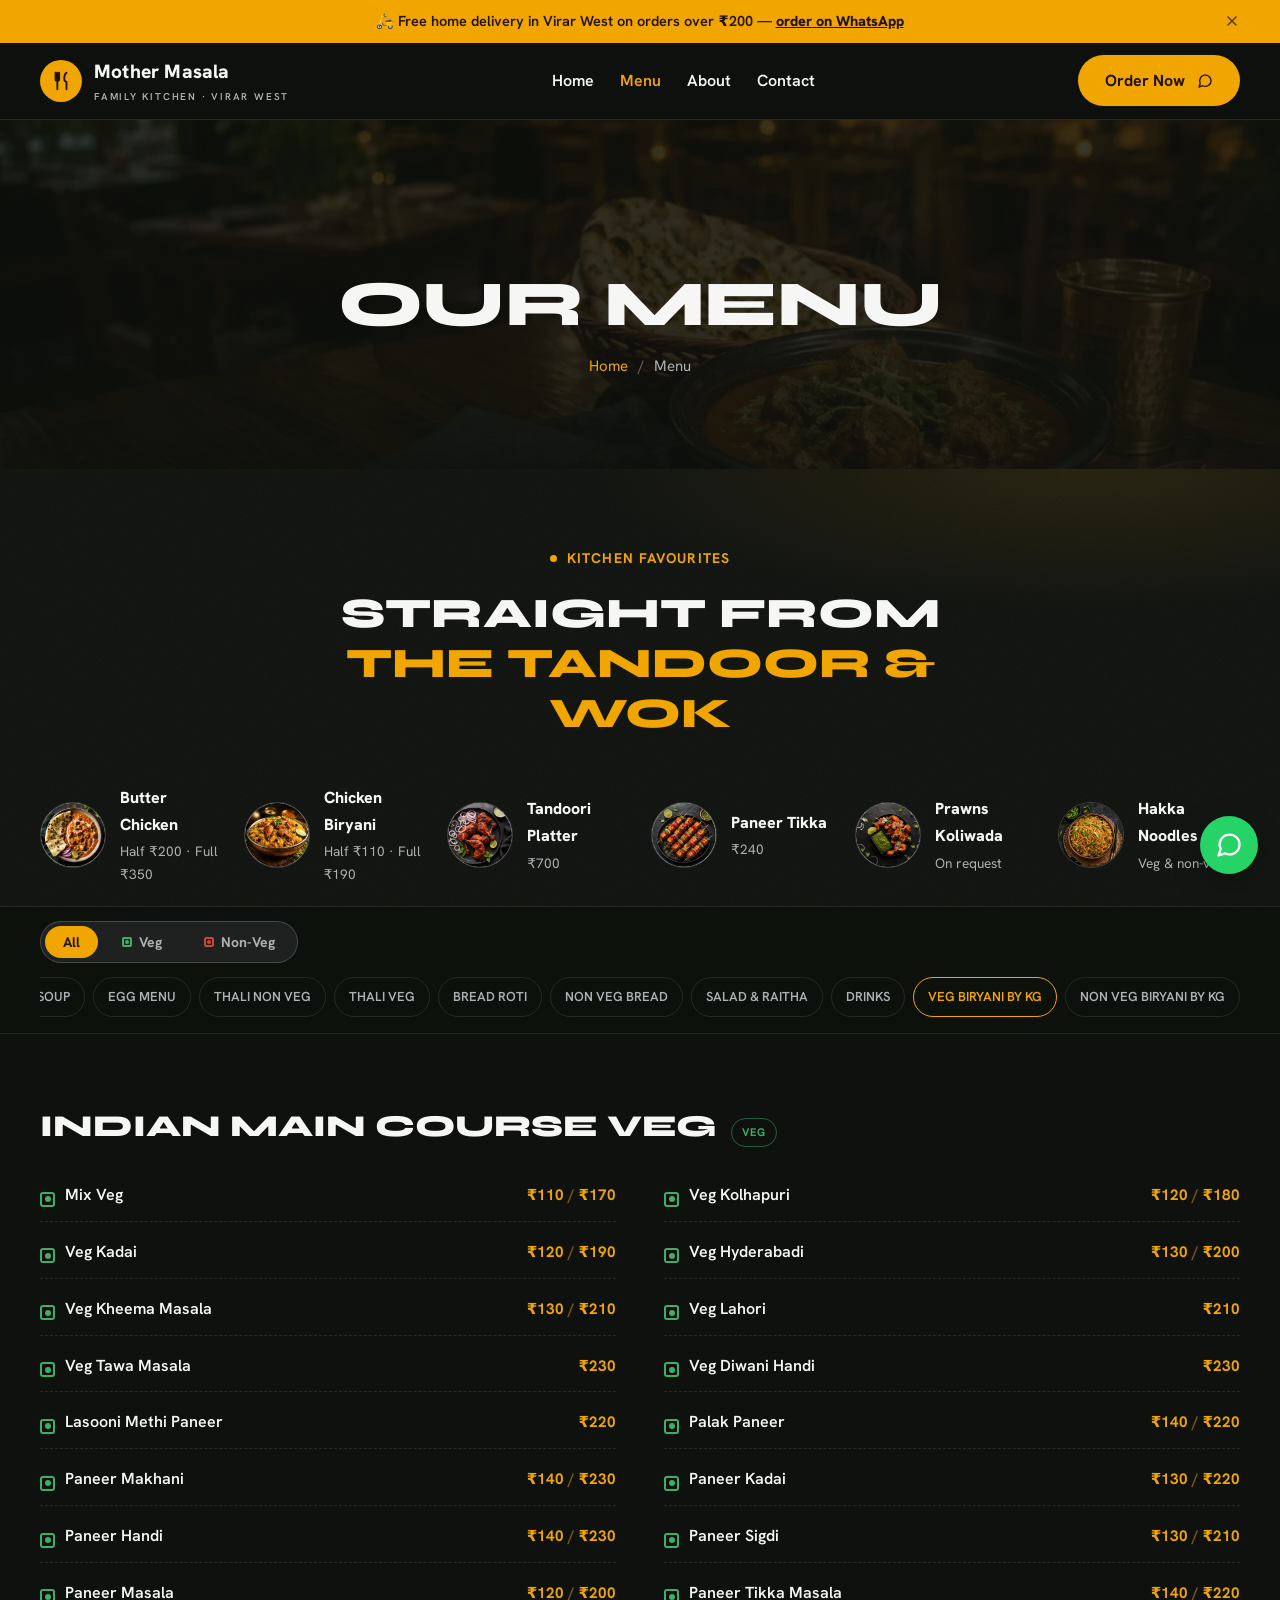
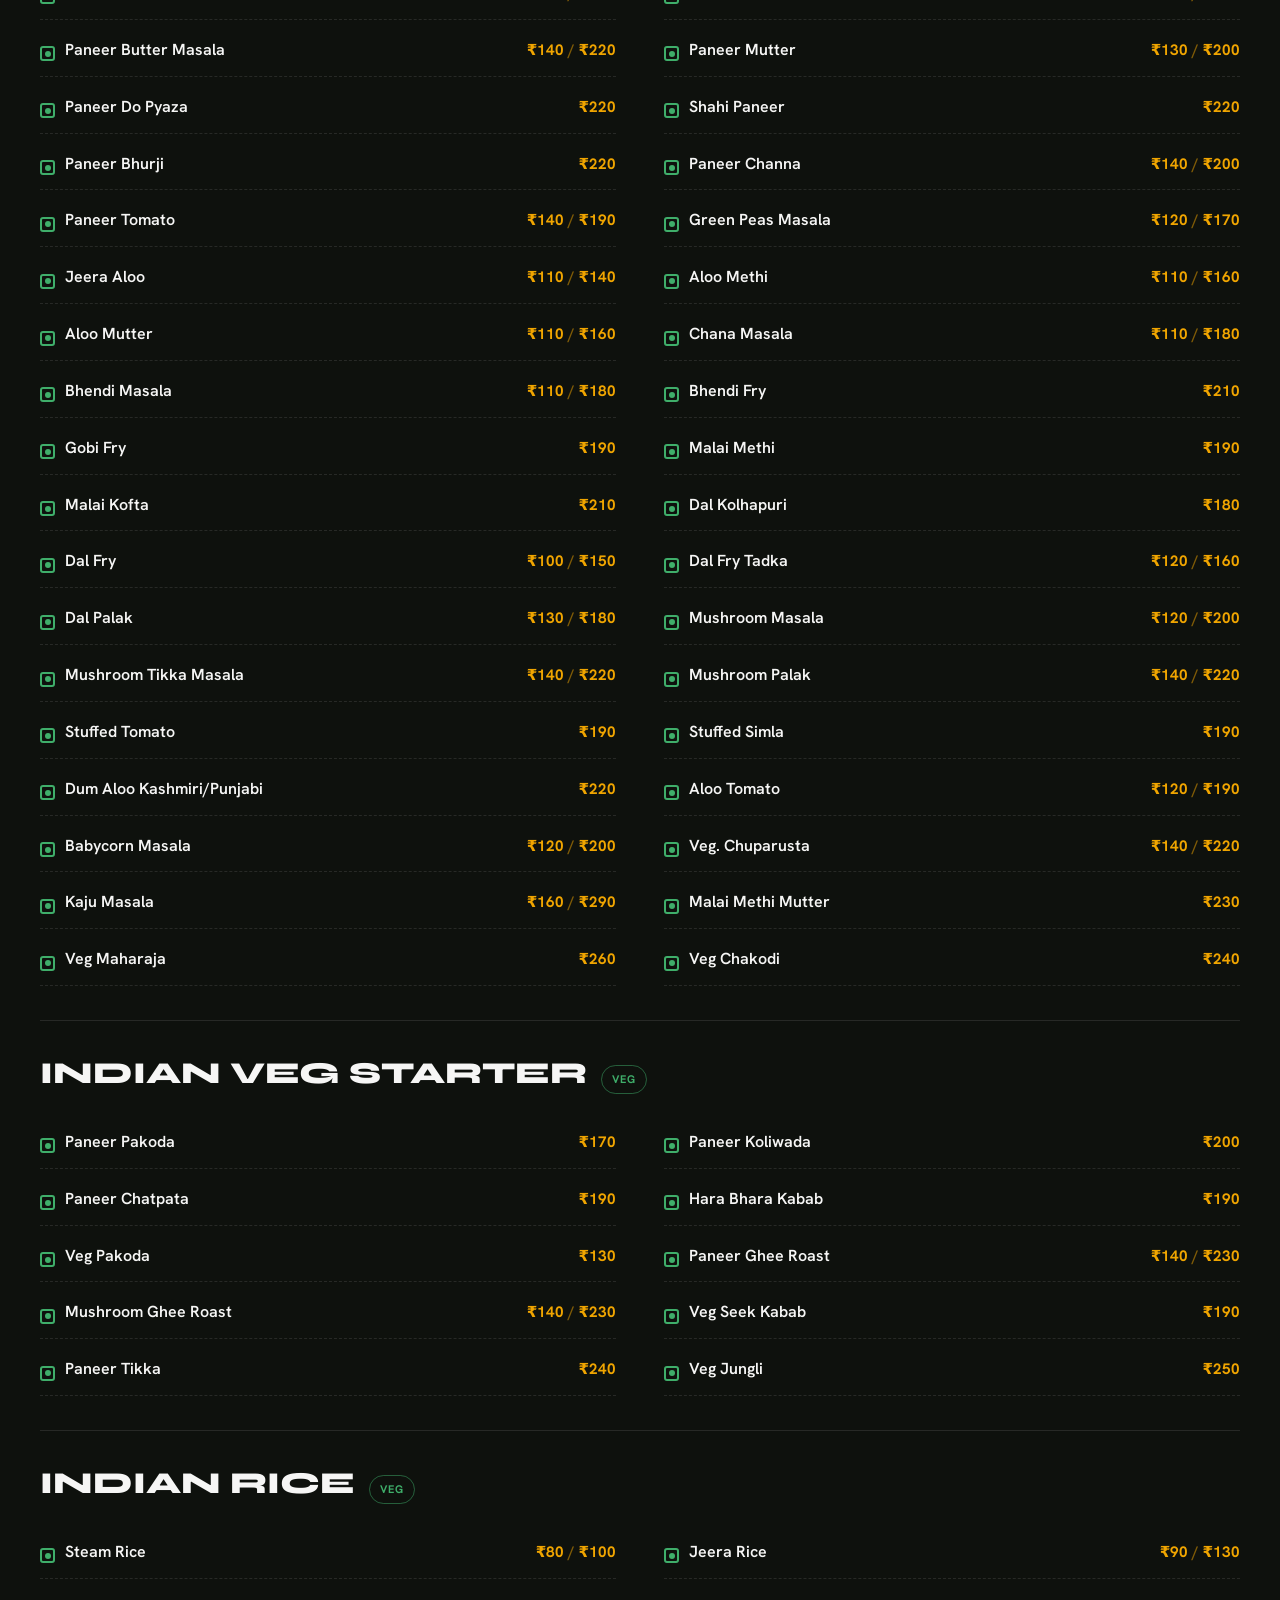
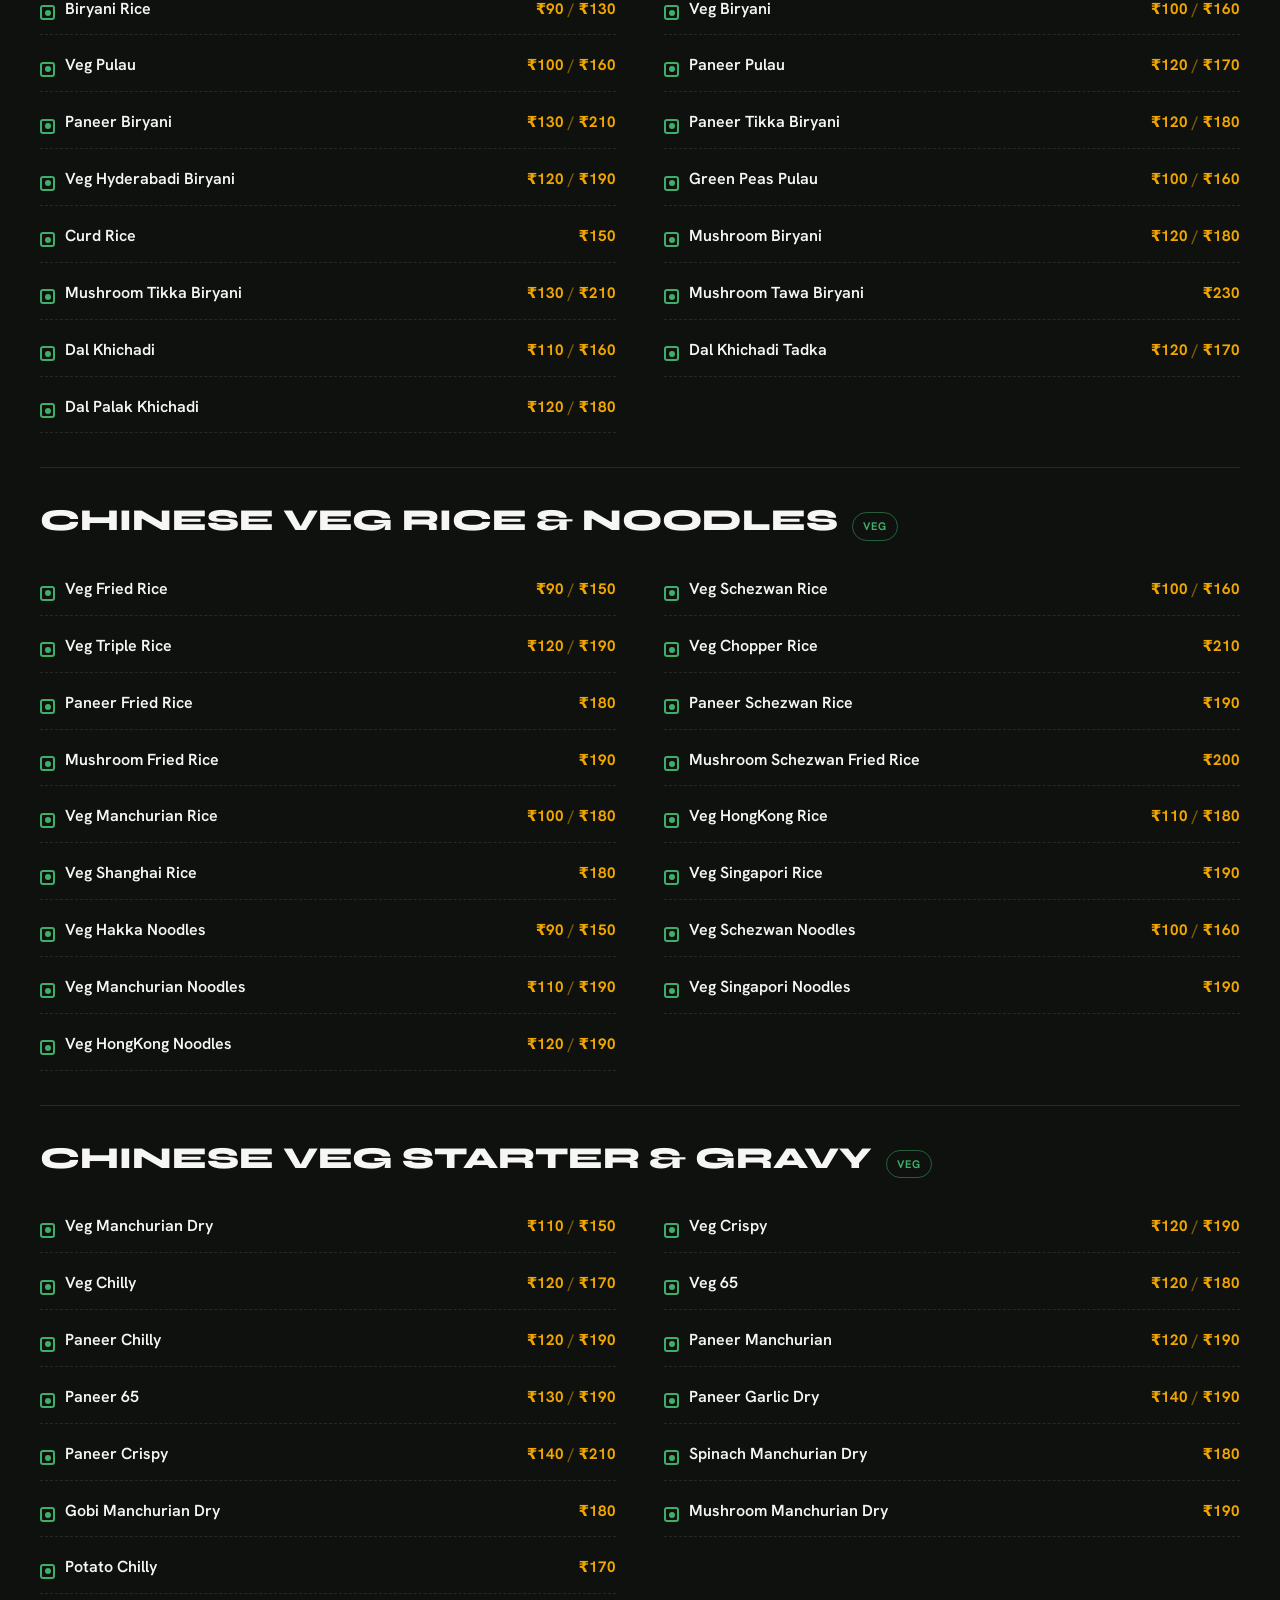
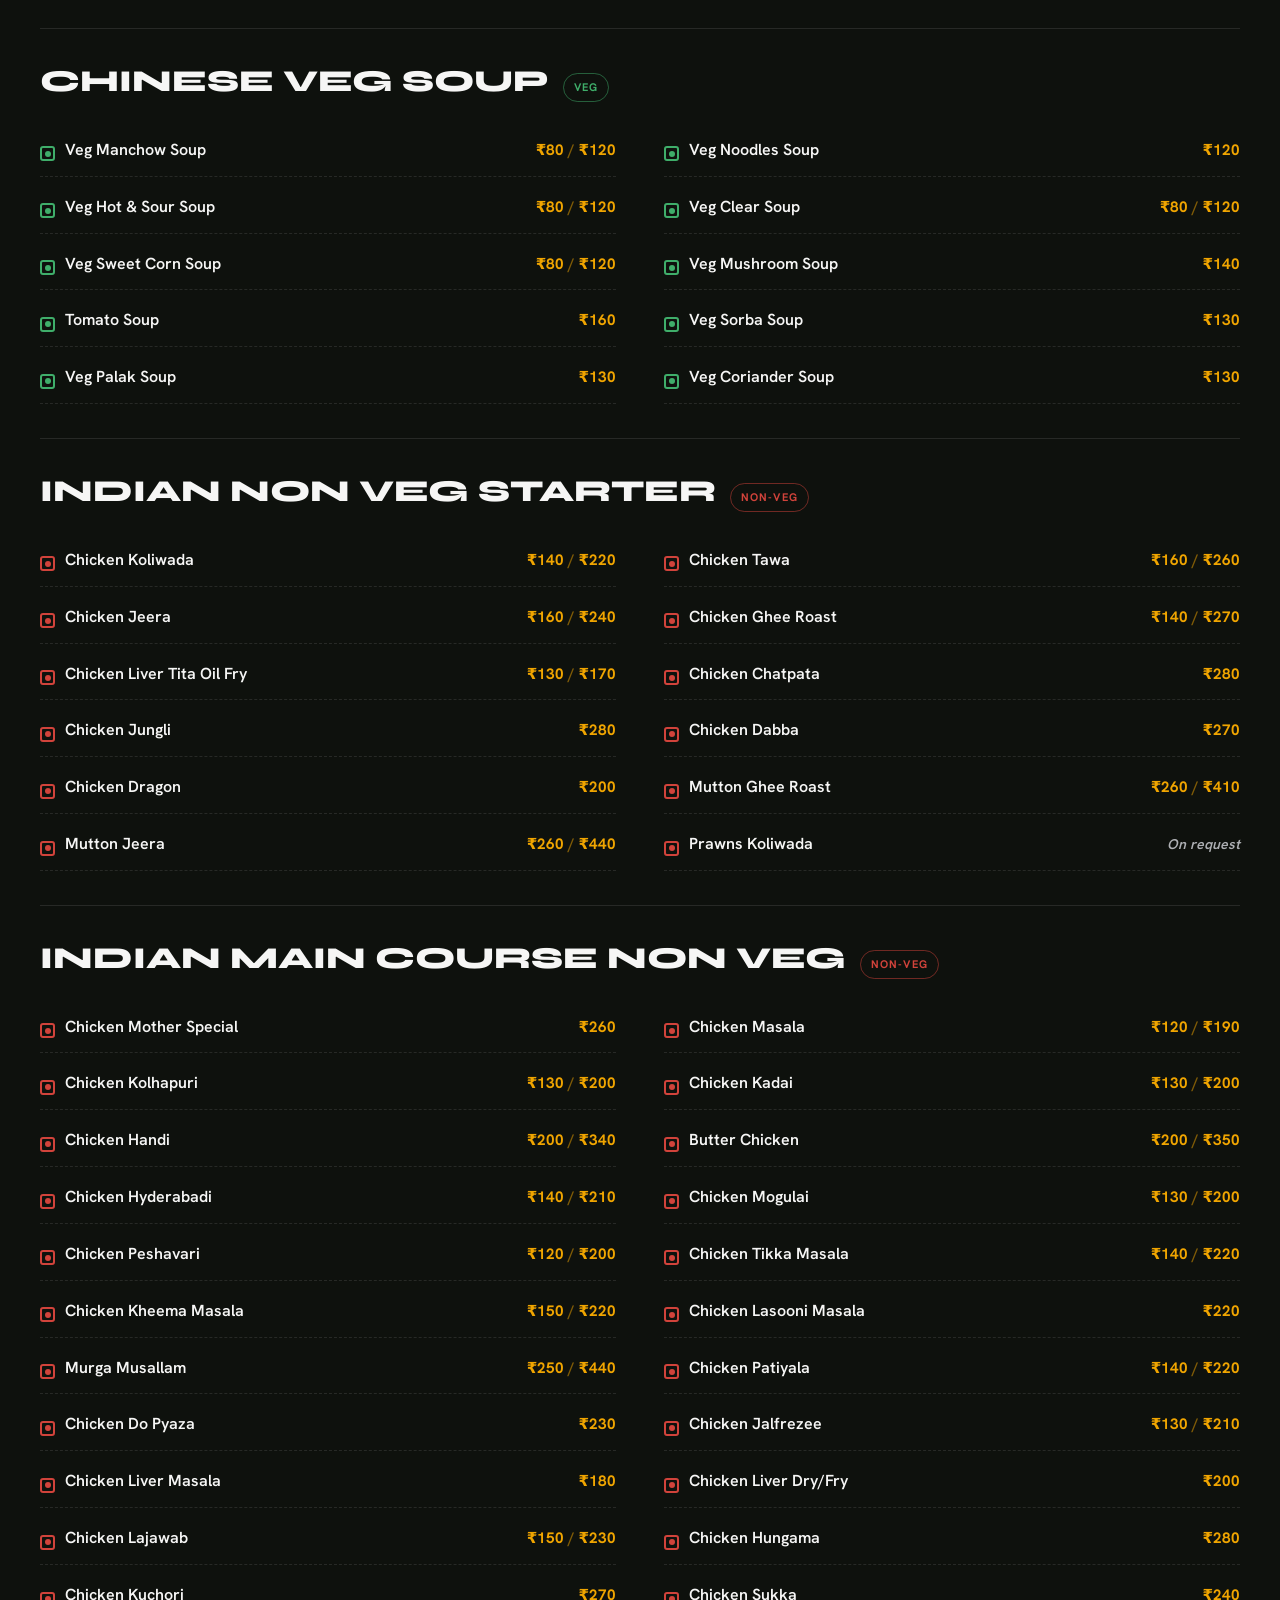
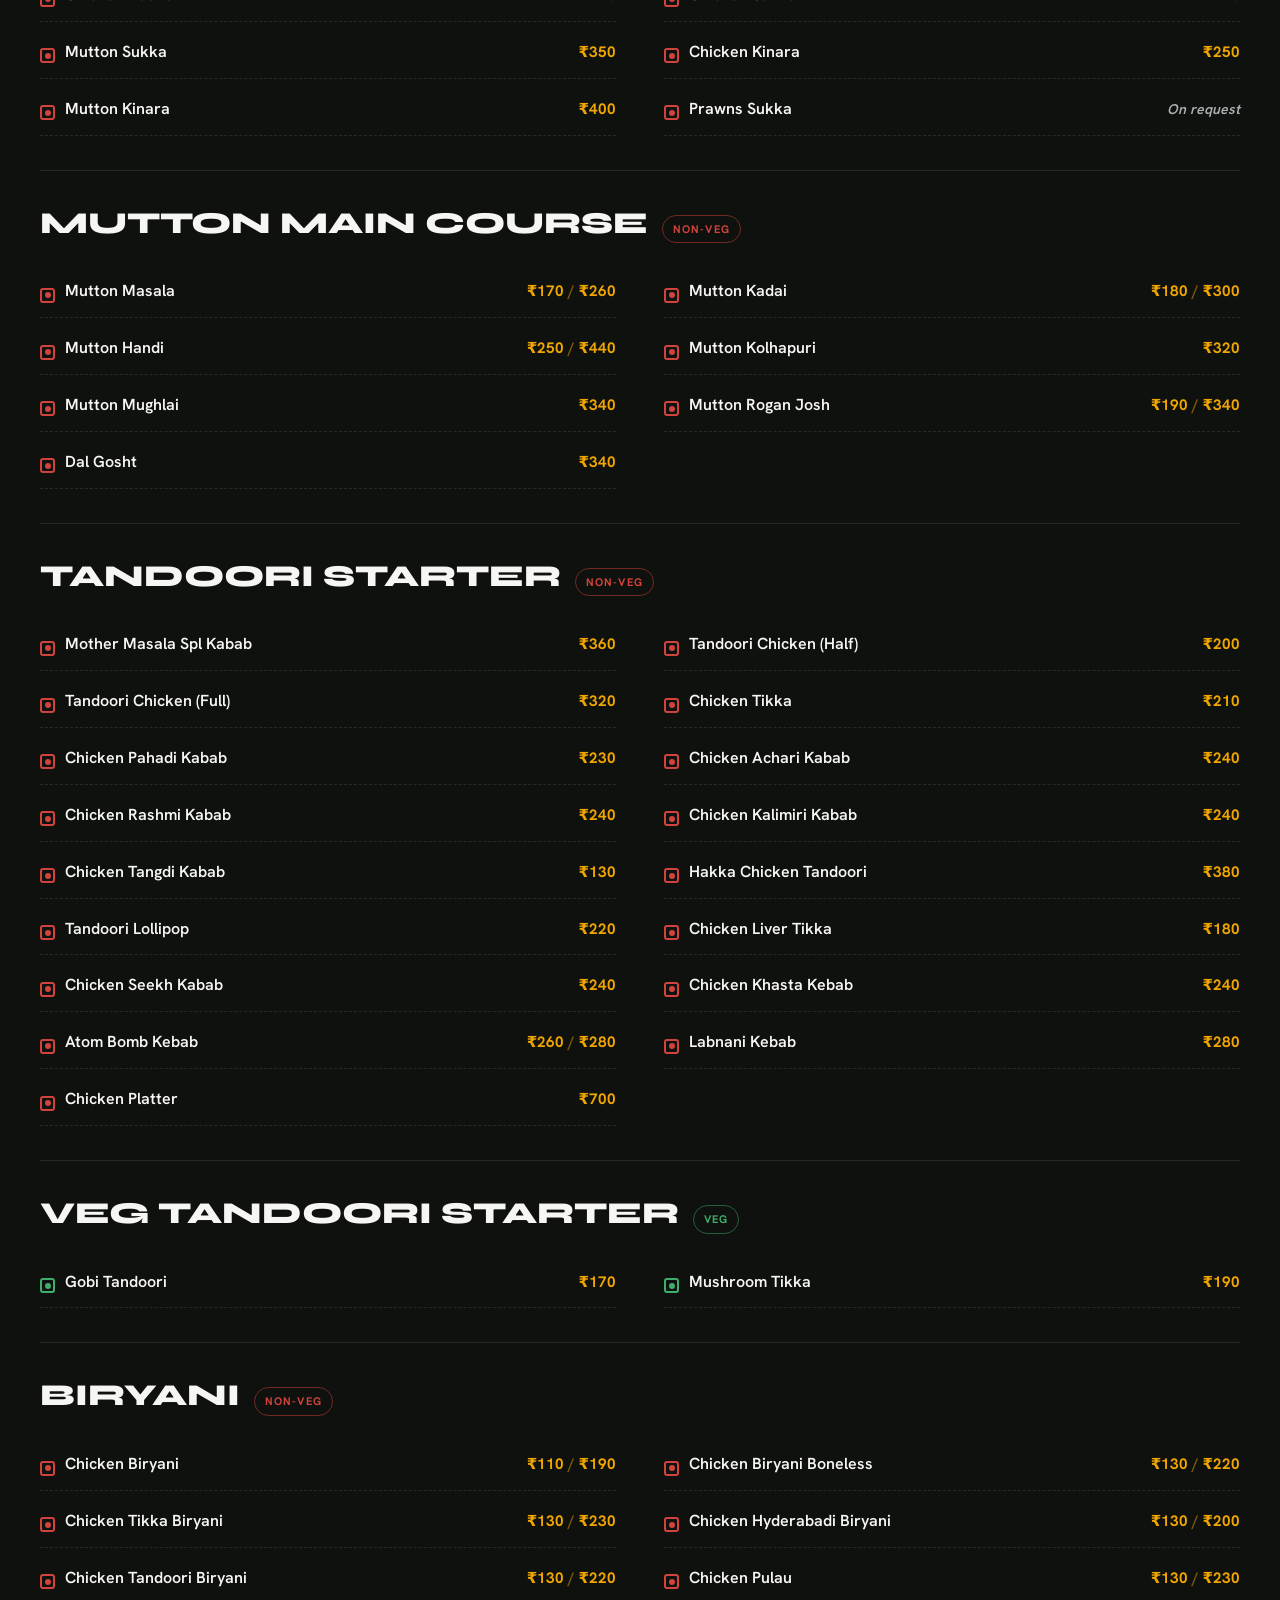
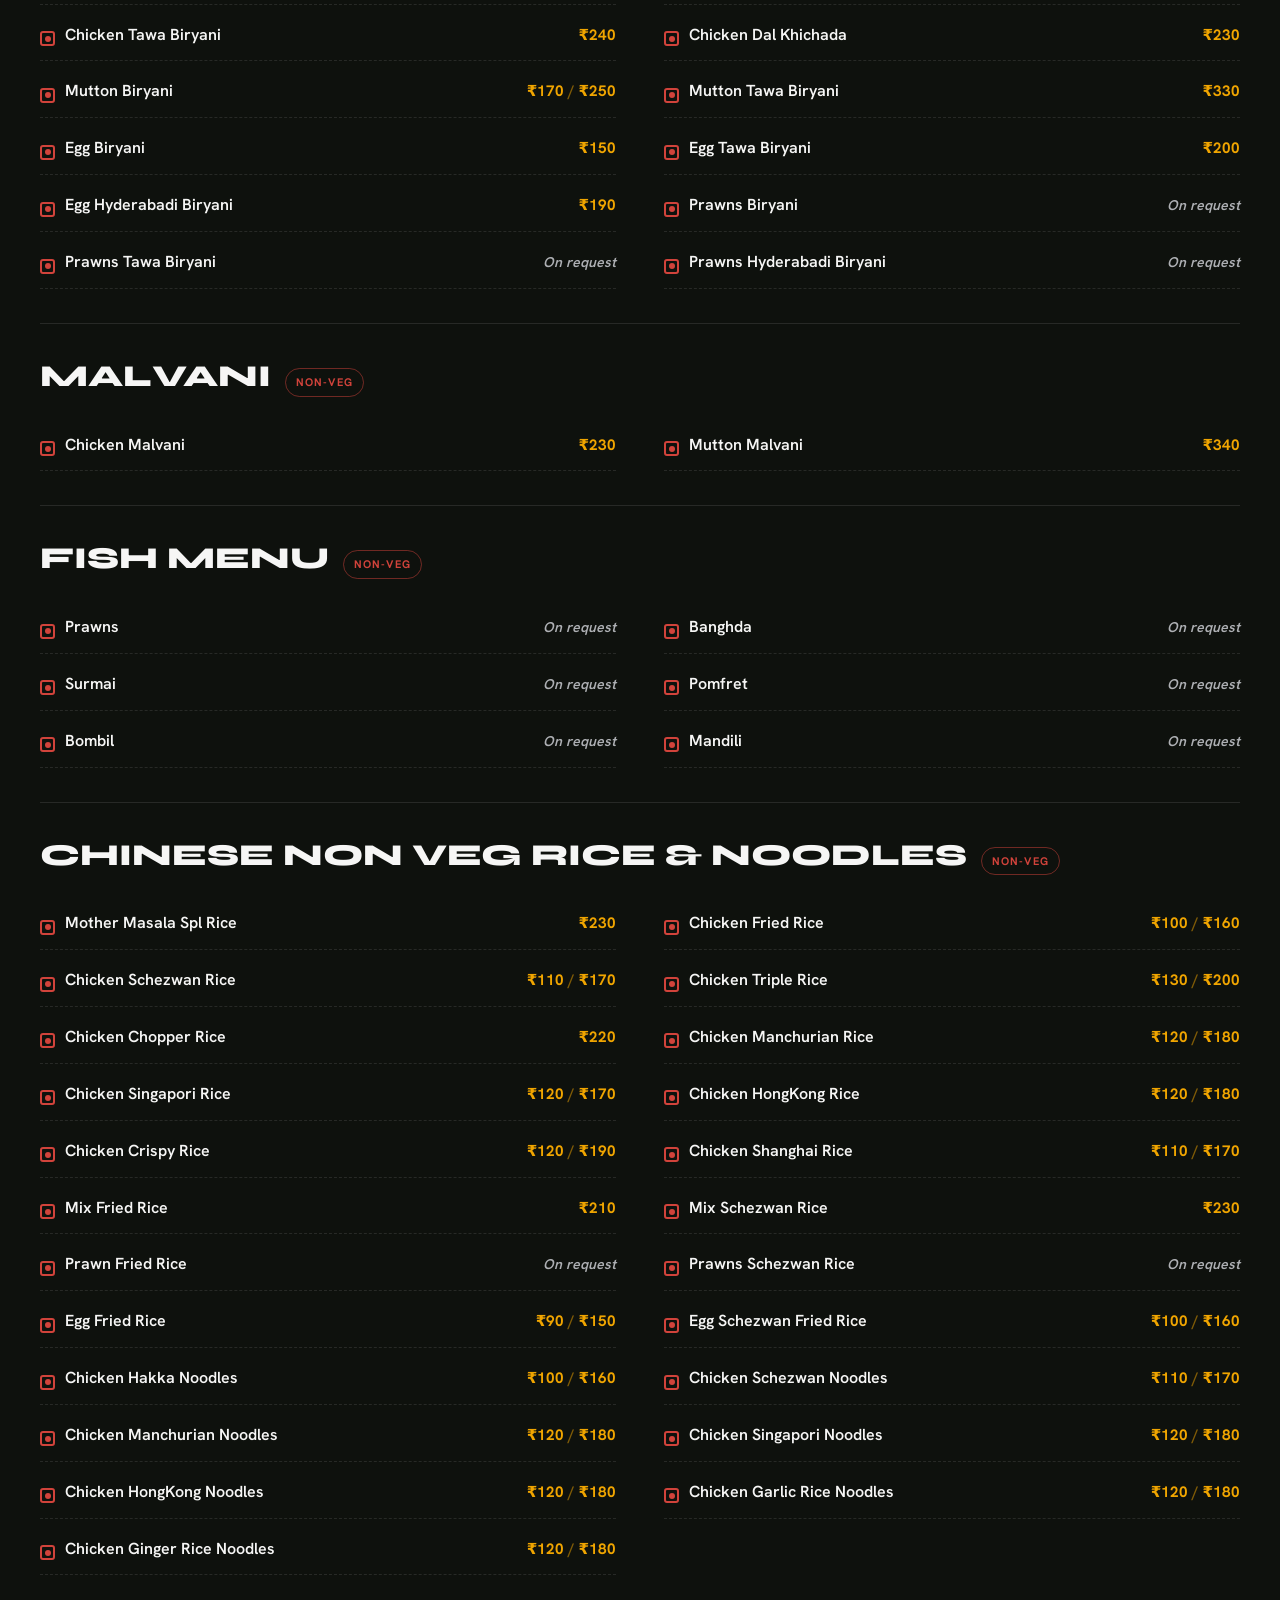
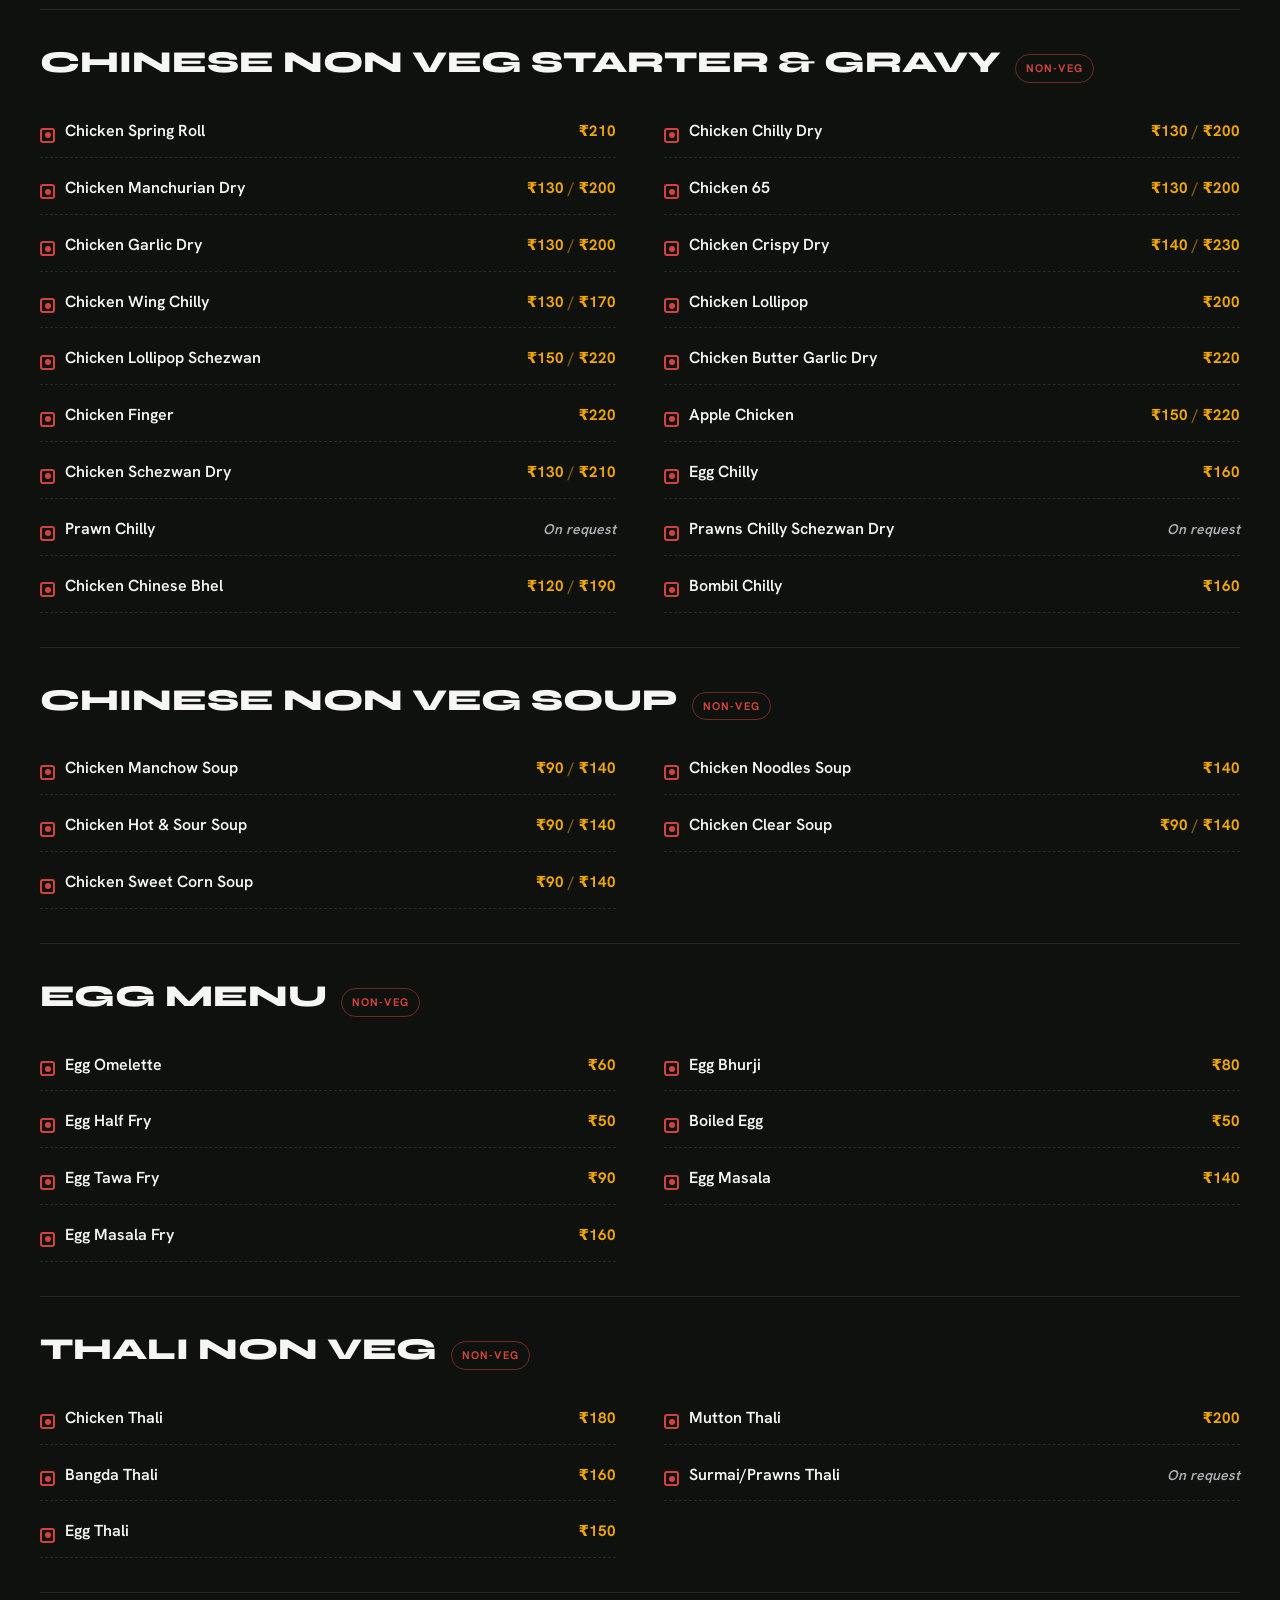
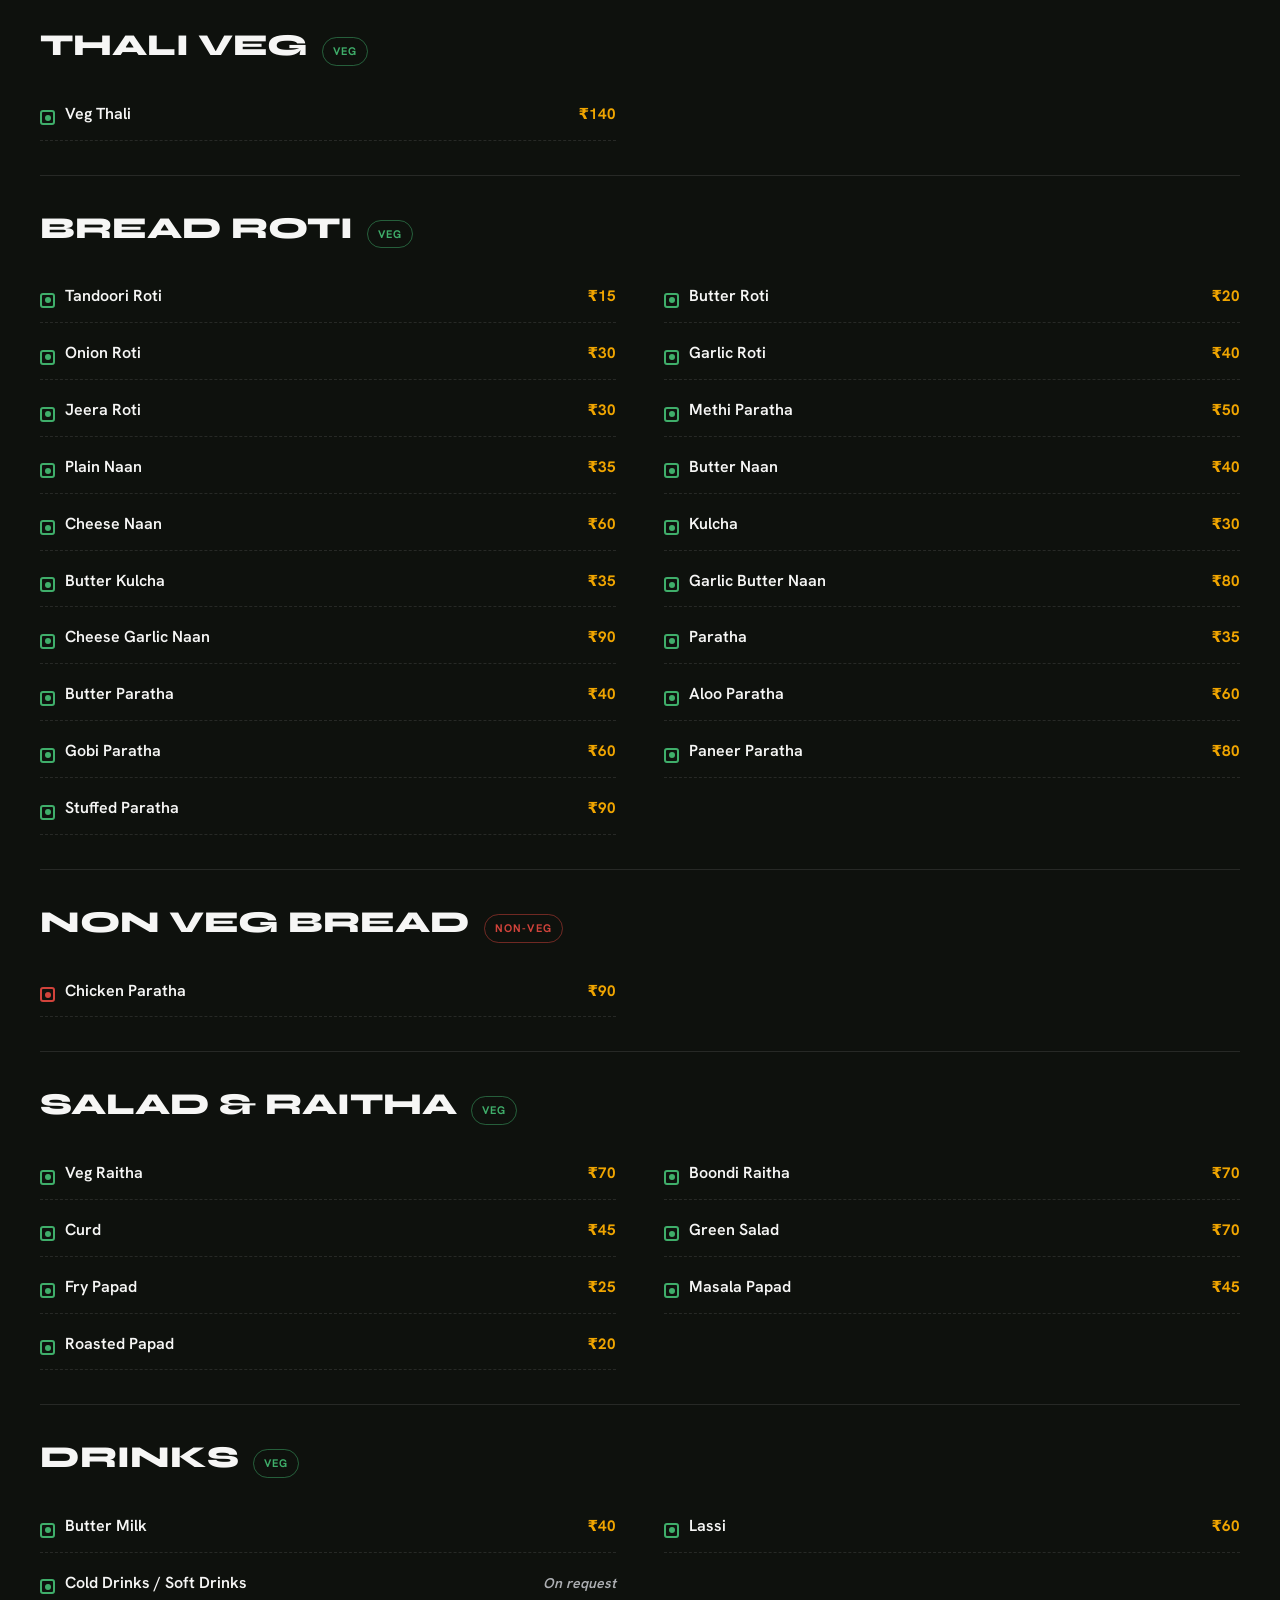
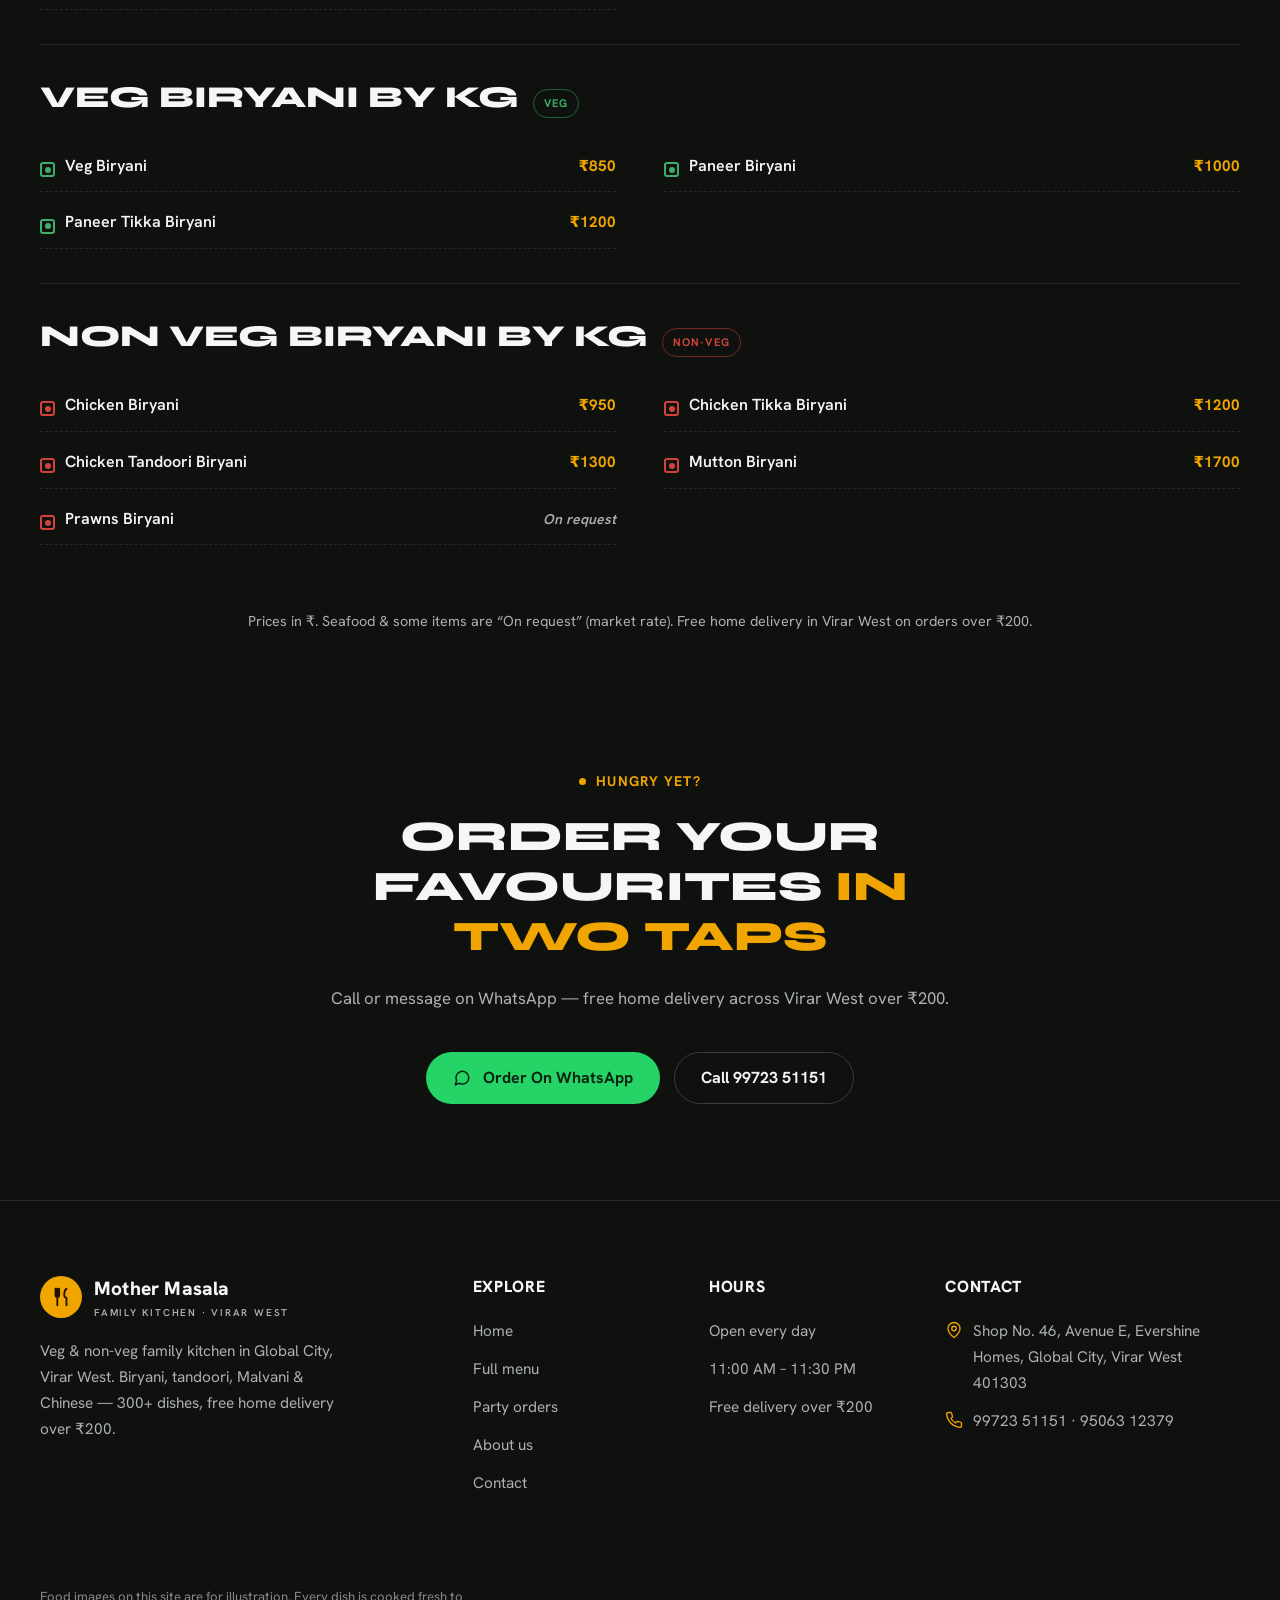
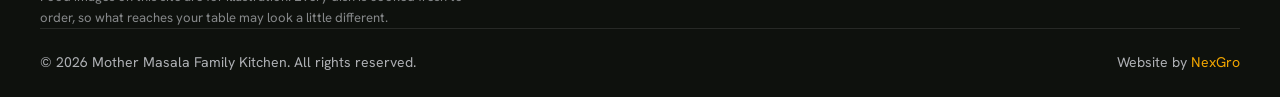
<file: menu.html>
<!DOCTYPE html>
<html lang="en">
<head>
  <meta charset="UTF-8">
  <meta name="viewport" content="width=device-width, initial-scale=1">
  <title>Full Menu | Mother Masala Family Kitchen Virar West | Prices &amp; Dishes</title>
  <meta name="description" content="Explore the complete menu at Mother Masala Family Kitchen, Virar West. Veg &amp; Non-Veg, Biryani, Tandoori, Malvani fish curries, Chinese and more. View prices and order online.">
  <meta name="robots" content="index, follow">
  <link rel="canonical" href="https://mothermasalafamilykitchen.online/menu.html">
  <meta property="og:type" content="restaurant">
  <meta property="og:title" content="Full Menu | Mother Masala Family Kitchen Virar West | Prices &amp; Dishes">
  <meta property="og:description" content="300+ veg &amp; non-veg dishes — biryani, tandoori, Malvani, Chinese. Free delivery over ₹200.">
  <meta property="og:url" content="https://mothermasalafamilykitchen.online/menu.html">
  <meta property="og:image" content="https://mothermasalafamilykitchen.online/assets/img/og-image.jpg">
  <meta property="og:image:width" content="1200">
  <meta property="og:image:height" content="630">
  <meta property="og:locale" content="en_IN">
  <meta property="og:site_name" content="Mother Masala Family Kitchen">
  <meta name="twitter:card" content="summary_large_image">
  <meta name="twitter:title" content="Full Menu | Mother Masala Family Kitchen Virar West | Prices &amp; Dishes">
  <meta name="twitter:description" content="300+ veg &amp; non-veg dishes — biryani, tandoori, Malvani, Chinese. Free delivery over ₹200.">
  <meta name="twitter:image" content="https://mothermasalafamilykitchen.online/assets/img/og-image.jpg">
  <meta name="theme-color" content="#0e110d">
  <link rel="icon" type="image/png" href="assets/logo.png">
  <script>document.documentElement.classList.add('js')</script>
  <link rel="preload" href="assets/fonts/syne-latin.woff2" as="font" type="font/woff2" crossorigin>
  <link rel="preload" href="assets/fonts/hanken-grotesk-latin.woff2" as="font" type="font/woff2" crossorigin>
  <link rel="stylesheet" href="assets/css/style.css">
  <script type="application/ld+json">
  {
    "@context": "https://schema.org",
    "@type": "Restaurant",
    "name": "Mother Masala Family Kitchen",
    "image": "https://mothermasalafamilykitchen.online/assets/img/og-image.jpg",
    "url": "https://mothermasalafamilykitchen.online/",
    "telephone": ["+919972351151", "+919506312379"],
    "address": {
      "@type": "PostalAddress",
      "streetAddress": "Shop No. 46, Avenue E, Evershine Homes, Global City",
      "addressLocality": "Virar West",
      "addressRegion": "Maharashtra",
      "postalCode": "401303",
      "addressCountry": "IN"
    },
    "geo": {
      "@type": "GeoCoordinates",
      "latitude": 19.4644,
      "longitude": 72.8079
    },
    "openingHoursSpecification": {
      "@type": "OpeningHoursSpecification",
      "dayOfWeek": ["Monday","Tuesday","Wednesday","Thursday","Friday","Saturday","Sunday"],
      "opens": "11:00",
      "closes": "23:30"
    },
    "servesCuisine": ["Indian", "Biryani", "Tandoori", "Malvani", "Chinese"],
    "priceRange": "₹₹",
    "hasMenu": "https://mothermasalafamilykitchen.online/menu.html",
    "acceptsReservations": "True",
    "sameAs": [
      "https://www.swiggy.com/city/mumbai/mother-masala-virar-east-virar-west-rest207850",
      "https://www.zomato.com/mumbai/mother-masala-virar"
    ]
  }
  </script>
</head>
<body>
  <a class="skip-link" href="#menu">Skip to menu</a>

  <div class="delivery-banner" role="region" aria-label="Delivery offer">
    <div class="container">
      <span>🛵 Free home delivery in Virar West on orders over ₹200 — <a href="https://wa.me/919972351151?text=Hi%2C%20I%27d%20like%20to%20order%20from%20Mother%20Masala%3A%20">order on WhatsApp</a></span>
      <button class="banner-close" aria-label="Dismiss offer"><svg width="16" height="16" viewBox="0 0 24 24" fill="none" stroke="currentColor" stroke-width="2.4" stroke-linecap="round"><path d="M6 6l12 12M18 6L6 18"/></svg></button>
    </div>
  </div>

  <header class="site-header">
    <div class="container header-inner">
      <a class="brand" href="index.html">
        <span class="brand-mark" aria-hidden="true"><svg width="22" height="22" viewBox="0 0 24 24" fill="none" stroke="currentColor" stroke-width="2" stroke-linecap="round" stroke-linejoin="round"><path d="M6 3v7a2 2 0 0 0 4 0V3M8 3v18M18 3c-1.5 1-2.5 3-2.5 6.5 0 2 .5 3 2.5 3.5V21"/></svg></span>
        <span>Mother Masala<small>Family Kitchen · Virar West</small></span>
      </a>
      <nav class="site-nav" aria-label="Main">
        <a href="index.html">Home</a>
        <a href="menu.html" aria-current="page">Menu</a>
        <a href="about.html">About</a>
        <a href="contact.html">Contact</a>
      </nav>
      <a class="btn btn-accent header-cta" href="https://wa.me/919972351151?text=Hi%2C%20I%27d%20like%20to%20order%20from%20Mother%20Masala%3A%20">
        Order now
        <svg width="16" height="16" viewBox="0 0 24 24" fill="none" stroke="currentColor" stroke-width="2" stroke-linecap="round" stroke-linejoin="round" aria-hidden="true"><path d="M21 11.5a8.5 8.5 0 0 1-12.4 7.6L3 21l1.9-5.6A8.5 8.5 0 1 1 21 11.5Z"/></svg>
      </a>
      <button class="nav-toggle" aria-expanded="false" aria-label="Menu"><span></span><span></span><span></span></button>
    </div>
  </header>

  <main id="main">
    <!-- page-header band -->
    <section class="page-header">
      <div class="container">
        <h1 data-word-reveal>Our Menu</h1>
        <nav class="breadcrumb" aria-label="Breadcrumb"><a href="index.html">Home</a><span class="sep">/</span><span>Menu</span></nav>
      </div>
    </section>

    <!-- chef's specials (reuse signature dish photos) -->
    <section class="menu-specials bg-warm">
      <div class="container">
        <div class="section-head center" style="margin-bottom:44px">
          <span class="eyebrow">Kitchen favourites</span>
          <h2 data-word-reveal="scroll">Straight from <span class="accent-word">the tandoor &amp; wok</span></h2>
        </div>
        <div class="specials-grid" data-fade-group="6">
          <div class="special-chip"><span class="sc-photo"><img src="assets/img/dish-butter-chicken.webp" width="66" height="66" loading="lazy" alt="Butter chicken"></span><div><h3>Butter Chicken</h3><p>Half ₹200 · Full ₹350</p></div></div>
          <div class="special-chip"><span class="sc-photo"><img src="assets/img/dish-biryani.webp" width="66" height="66" loading="lazy" alt="Chicken biryani"></span><div><h3>Chicken Biryani</h3><p>Half ₹110 · Full ₹190</p></div></div>
          <div class="special-chip"><span class="sc-photo"><img src="assets/img/dish-tandoori.webp" width="66" height="66" loading="lazy" alt="Tandoori platter"></span><div><h3>Tandoori Platter</h3><p>₹700</p></div></div>
          <div class="special-chip"><span class="sc-photo"><img src="assets/img/dish-paneer-tikka.webp" width="66" height="66" loading="lazy" alt="Paneer tikka"></span><div><h3>Paneer Tikka</h3><p>₹240</p></div></div>
          <div class="special-chip"><span class="sc-photo"><img src="assets/img/dish-prawns.webp" width="66" height="66" loading="lazy" alt="Prawns koliwada"></span><div><h3>Prawns Koliwada</h3><p>On request</p></div></div>
          <div class="special-chip"><span class="sc-photo"><img src="assets/img/dish-noodles.webp" width="66" height="66" loading="lazy" alt="Hakka noodles"></span><div><h3>Hakka Noodles</h3><p>Veg &amp; non-veg</p></div></div>
        </div>
      </div>
    </section>

    <!-- sticky filter toolbar (populated by menu.js) -->
    <div class="menu-toolbar" id="menu">
      <div class="container menu-toolbar-inner">
        <div class="veg-toggle" role="group" aria-label="Filter by veg or non-veg">
          <button type="button" data-filter="all" aria-pressed="true">All</button>
          <button type="button" data-filter="veg" aria-pressed="false"><span class="dot" style="color:var(--veg)"></span>Veg</button>
          <button type="button" data-filter="nonveg" aria-pressed="false"><span class="dot" style="color:var(--nonveg)"></span>Non-Veg</button>
        </div>
        <nav class="cat-nav" id="cat-nav" aria-label="Jump to category"></nav>
      </div>
    </div>

    <!-- rendered menu -->
    <section class="menu-list">
      <div class="container">
        <div id="menu-root">
          <noscript><p class="menu-note">Enable JavaScript to browse the full menu, or call us on +91 99723 51151.</p></noscript>
        </div>
        <p class="menu-note">Prices in ₹. Seafood &amp; some items are “On request” (market rate). Free home delivery in Virar West on orders over ₹200.</p>
      </div>
    </section>

    <!-- order/delivery CTA band -->
    <section class="section reviews bg-band band-delivery">
      <div class="container">
        <div class="section-head center">
          <span class="eyebrow">Hungry yet?</span>
          <h2 data-word-reveal="scroll">Order your favourites <span class="accent-word">in two taps</span></h2>
          <p>Call or message on WhatsApp — free home delivery across Virar West over ₹200.</p>
        </div>
        <div class="reviews-cta" style="justify-content:center;display:flex;flex-wrap:wrap;gap:14px" data-fade>
          <a class="btn btn-wa" href="https://wa.me/919972351151?text=Hi%2C%20I%27d%20like%20to%20order%20from%20Mother%20Masala%3A%20"><svg width="18" height="18" viewBox="0 0 24 24" fill="none" stroke="currentColor" stroke-width="2" stroke-linecap="round" stroke-linejoin="round" aria-hidden="true"><path d="M21 11.5a8.5 8.5 0 0 1-12.4 7.6L3 21l1.9-5.6A8.5 8.5 0 1 1 21 11.5Z"/></svg>Order on WhatsApp</a>
          <a class="btn btn-outline" href="tel:+919972351151">Call 99723 51151</a>
        </div>
      </div>
    </section>
  </main>

  <footer class="site-footer">
    <div class="container">
      <div class="footer-grid">
        <div class="footer-brand">
          <a class="brand" href="index.html"><span class="brand-mark" aria-hidden="true"><svg width="22" height="22" viewBox="0 0 24 24" fill="none" stroke="currentColor" stroke-width="2" stroke-linecap="round" stroke-linejoin="round"><path d="M6 3v7a2 2 0 0 0 4 0V3M8 3v18M18 3c-1.5 1-2.5 3-2.5 6.5 0 2 .5 3 2.5 3.5V21"/></svg></span><span>Mother Masala<small>Family Kitchen · Virar West</small></span></a>
          <p>Veg &amp; non-veg family kitchen in Global City, Virar West. Biryani, tandoori, Malvani &amp; Chinese — 300+ dishes, free home delivery over ₹200.</p>
        </div>
        <nav aria-label="Footer">
          <h3>Explore</h3>
          <ul class="footer-list"><li><a href="index.html">Home</a></li><li><a href="menu.html">Full menu</a></li><li><a href="index.html#party">Party orders</a></li><li><a href="about.html">About us</a></li><li><a href="contact.html">Contact</a></li></ul>
        </nav>
        <div>
          <h3>Hours</h3>
          <ul class="footer-list"><li>Open every day</li><li>11:00 AM – 11:30 PM</li><li>Free delivery over ₹200</li></ul>
        </div>
        <div>
          <h3>Contact</h3>
          <ul class="footer-contact">
            <li><svg width="18" height="18" viewBox="0 0 24 24" fill="none" stroke="currentColor" stroke-width="1.8" stroke-linecap="round" stroke-linejoin="round" aria-hidden="true"><path d="M20 10c0 6-8 12-8 12s-8-6-8-12a8 8 0 0 1 16 0Z"/><circle cx="12" cy="10" r="3"/></svg><span>Shop No. 46, Avenue E, Evershine Homes, Global City, Virar West 401303</span></li>
            <li><svg width="18" height="18" viewBox="0 0 24 24" fill="none" stroke="currentColor" stroke-width="1.8" stroke-linecap="round" stroke-linejoin="round" aria-hidden="true"><path d="M22 16.9v3a2 2 0 0 1-2.2 2 19.8 19.8 0 0 1-8.6-3.1 19.5 19.5 0 0 1-6-6A19.8 19.8 0 0 1 2.1 4.2 2 2 0 0 1 4.1 2h3a2 2 0 0 1 2 1.7c.1 1 .4 2 .7 2.9a2 2 0 0 1-.5 2.1L8 10a16 16 0 0 0 6 6l1.3-1.3a2 2 0 0 1 2.1-.5c.9.3 1.9.6 2.9.7a2 2 0 0 1 1.7 2Z"/></svg><span><a href="tel:+919972351151">99723 51151</a> · <a href="tel:+919506312379">95063 12379</a></span></li>
          </ul>
        </div>
      </div>
      <p class="footer-note">Food images on this site are for illustration. Every dish is cooked fresh to order, so what reaches your table may look a little different.</p>
      <div class="footer-bottom"><p>© 2026 Mother Masala Family Kitchen. All rights reserved.</p><p>Website by <a href="#">NexGro</a></p></div>
    </div>
  </footer>

  <nav class="mobile-dock" aria-label="Quick actions">
    <a class="dock-call" href="tel:+919972351151"><svg width="16" height="16" viewBox="0 0 24 24" fill="none" stroke="currentColor" stroke-width="2" stroke-linecap="round" stroke-linejoin="round" aria-hidden="true"><path d="M22 16.9v3a2 2 0 0 1-2.2 2 19.8 19.8 0 0 1-8.6-3.1 19.5 19.5 0 0 1-6-6A19.8 19.8 0 0 1 2.1 4.2 2 2 0 0 1 4.1 2h3a2 2 0 0 1 2 1.7c.1 1 .4 2 .7 2.9a2 2 0 0 1-.5 2.1L8 10a16 16 0 0 0 6 6l1.3-1.3a2 2 0 0 1 2.1-.5c.9.3 1.9.6 2.9.7a2 2 0 0 1 1.7 2Z"/></svg>Call</a>
    <a class="dock-wa" href="https://wa.me/919972351151?text=Hi%2C%20I%27d%20like%20to%20order%20from%20Mother%20Masala%3A%20"><svg width="16" height="16" viewBox="0 0 24 24" fill="none" stroke="currentColor" stroke-width="2" stroke-linecap="round" stroke-linejoin="round" aria-hidden="true"><path d="M21 11.5a8.5 8.5 0 0 1-12.4 7.6L3 21l1.9-5.6A8.5 8.5 0 1 1 21 11.5Z"/></svg>WhatsApp</a>
    <a class="dock-menu" href="#menu"><svg width="16" height="16" viewBox="0 0 24 24" fill="none" stroke="currentColor" stroke-width="2" stroke-linecap="round" stroke-linejoin="round" aria-hidden="true"><path d="M4 6h16M4 12h16M4 18h16"/></svg>Filter</a>
  </nav>
  <a class="wa-float" href="https://wa.me/919972351151?text=Hi%2C%20I%27d%20like%20to%20order%20from%20Mother%20Masala%3A%20" aria-label="Order on WhatsApp"><svg width="28" height="28" viewBox="0 0 24 24" fill="none" stroke="currentColor" stroke-width="2" stroke-linecap="round" stroke-linejoin="round" aria-hidden="true"><path d="M21 11.5a8.5 8.5 0 0 1-12.4 7.6L3 21l1.9-5.6A8.5 8.5 0 1 1 21 11.5Z"/></svg></a>

  <script src="menu-data.js"></script>
  <script src="assets/js/menu.js"></script>
  <script src="assets/js/motion.js" defer></script>
  <script>
    (function () {
      var toggle = document.querySelector('.nav-toggle'), header = document.querySelector('.site-header');
      if (toggle && header) toggle.addEventListener('click', function () { var o = header.classList.toggle('nav-open'); toggle.setAttribute('aria-expanded', o ? 'true' : 'false'); });
      var close = document.querySelector('.banner-close');
      if (close) close.addEventListener('click', function () { document.body.classList.add('banner-dismissed'); });
    })();
  </script>
</body>
</html>
</file>
<file: assets/css/style.css>
/* Mother Masala Family Kitchen — Virar West
   Warm Indian-restaurant palette on a dark premium base.
   Structure measured from Spicyhunt (Awaiken); all code original, recolored warm.
   Two hero color options: :root = Option A (saffron-led). body.palette-b = Option B (chili-red-led). */

/* ============================== FONTS (self-hosted) ==============================
   Served from our own origin instead of fonts.googleapis.com: the Google setup
   cost an extra DNS+TLS handshake and a render-blocking CSS round-trip before the
   font files were even discovered, so the face landed ~4.9s in and reflowed the
   hero h1 (CLS 0.144). Latin + latin-ext subsets only; the rupee sign U+20B9 is
   absent from every Google subset and falls back to a system glyph either way. */
@font-face {
  font-family: 'Hanken Grotesk';
  font-style: normal;
  font-weight: 400 800;
  font-display: swap;
  src: url('../fonts/hanken-grotesk-latin-ext.woff2') format('woff2');
  unicode-range: U+0100-02BA, U+02BD-02C5, U+02C7-02CC, U+02CE-02D7, U+02DD-02FF, U+0304, U+0308, U+0329, U+1D00-1DBF, U+1E00-1E9F, U+1EF2-1EFF, U+2020, U+20A0-20AB, U+20AD-20C0, U+2113, U+2C60-2C7F, U+A720-A7FF;
}
@font-face {
  font-family: 'Hanken Grotesk';
  font-style: normal;
  font-weight: 400 800;
  font-display: swap;
  src: url('../fonts/hanken-grotesk-latin.woff2') format('woff2');
  unicode-range: U+0000-00FF, U+0131, U+0152-0153, U+02BB-02BC, U+02C6, U+02DA, U+02DC, U+0304, U+0308, U+0329, U+2000-206F, U+20AC, U+2122, U+2191, U+2193, U+2212, U+2215, U+FEFF, U+FFFD;
}
@font-face {
  font-family: 'Syne';
  font-style: normal;
  font-weight: 700 800;
  font-display: swap;
  src: url('../fonts/syne-latin-ext.woff2') format('woff2');
  unicode-range: U+0100-02BA, U+02BD-02C5, U+02C7-02CC, U+02CE-02D7, U+02DD-02FF, U+0304, U+0308, U+0329, U+1D00-1DBF, U+1E00-1E9F, U+1EF2-1EFF, U+2020, U+20A0-20AB, U+20AD-20C0, U+2113, U+2C60-2C7F, U+A720-A7FF;
}
@font-face {
  font-family: 'Syne';
  font-style: normal;
  font-weight: 700 800;
  font-display: swap;
  src: url('../fonts/syne-latin.woff2') format('woff2');
  unicode-range: U+0000-00FF, U+0131, U+0152-0153, U+02BB-02BC, U+02C6, U+02DA, U+02DC, U+0304, U+0308, U+0329, U+2000-206F, U+20AC, U+2122, U+2191, U+2193, U+2212, U+2215, U+FEFF, U+FFFD;
}

/* ============================== TOKENS ============================== */
:root {
  /* neutral dark base (measured from Spicyhunt: base #0E110D, alt #1F2120) —
     neutral dark + warm accent = the premium contrast */
  --bg: #0e110d;            /* neutral near-black */
  --bg-2: #171917;          /* neutral charcoal, alternating sections */
  --card: #1f2120;          /* raised neutral card on dark (their --secondary) */
  --heading: #f6f6f5;       /* near-white */
  --text: #aeb0b4;          /* neutral muted grey (their --text-color) */
  --line: rgba(255, 255, 255, 0.1);
  --line-strong: rgba(255, 255, 255, 0.18);

  /* Option A — SAFFRON leads (accent stays warm) */
  --accent: #f0a500;        /* saffron/amber */
  --accent-2: #c0392b;      /* deep chili red (secondary) */
  --accent-ink: #221200;    /* text on saffron */

  --veg: #3fae6a;           /* veg green dot */
  --nonveg: #d1433b;        /* non-veg red dot */
  --wa: #25d366;

  /* warm cream (deliberate deviation — Spicyhunt itself has no light sections) */
  --cream: #faf6f0;
  --cream-heading: #2b1d14;
  --cream-text: #5f4b3d;
  --accent-on-cream: #b45309;   /* darker saffron for contrast on cream */

  /* faint film grain for dark slabs (SVG noise, ~4%) */
  --grain: url("data:image/svg+xml,%3Csvg xmlns='http://www.w3.org/2000/svg' width='140' height='140'%3E%3Cfilter id='n'%3E%3CfeTurbulence type='fractalNoise' baseFrequency='.85' numOctaves='2'/%3E%3C/filter%3E%3Crect width='140' height='140' filter='url(%23n)' opacity='.05'/%3E%3C/svg%3E");
  --shadow: 0 20px 50px rgba(0, 0, 0, 0.35);
  --shadow-soft: 0 10px 30px rgba(0, 0, 0, 0.25);
  --font: "Hanken Grotesk", "Segoe UI", system-ui, sans-serif;
  --font-display: "Syne", "Hanken Grotesk", system-ui, sans-serif;

  /* toggle: Swiggy/Zomato delivery buttons (spec: built but hidden). Set to inline-flex to reveal. */
  --aggregator-display: none;
}

/* Option B — CHILI RED leads (saffron becomes secondary) */
body.palette-b {
  --accent: #cf3a2b;
  --accent-2: #f0a500;
  --accent-ink: #fff4e8;
  --accent-on-cream: #a32517;
}

/* ============================== BASE ============================== */
*, *::before, *::after { box-sizing: border-box; }
html { -webkit-text-size-adjust: 100%; overflow-x: clip; } /* guard stray/transient horizontal overflow; clip keeps sticky working */
body {
  margin: 0; font-family: var(--font); font-size: 18px; line-height: 1.7;
  color: var(--text); background: var(--bg);
}
h1, h2, h3, h4 { font-family: var(--font); color: var(--heading); margin: 0 0 0.5em; font-weight: 800; }
p { margin: 0 0 1em; }
ul { margin: 0; padding: 0; list-style: none; }
a { color: var(--accent); }
img, svg { max-width: 100%; display: block; }
figure { margin: 0; }
::selection { background: var(--accent); color: var(--accent-ink); }
:focus-visible { outline: 3px solid var(--accent); outline-offset: 3px; }
[id] { scroll-margin-top: 96px; }
.container { max-width: 1240px; padding-inline: 20px; margin-inline: auto; }
.sr-only { position: absolute; width: 1px; height: 1px; padding: 0; margin: -1px; overflow: hidden; clip: rect(0 0 0 0); white-space: nowrap; border: 0; }
.skip-link { position: absolute; left: -9999px; top: 0; background: var(--accent); color: var(--accent-ink); padding: 12px 20px; z-index: 200; border-radius: 0 0 12px 0; font-weight: 700; }
.skip-link:focus { left: 0; }

/* ============================== TYPE / SECTION ============================== */
.section { padding: 96px 0; position: relative; }
.section-tint { background: var(--bg-2); }

/* ---- background system (measured from Spicyhunt: base / charcoal / parallax photo bands) ---- */
/* dark slab with warm glow + faint grain — never a dead-flat block */
.bg-warm {
  background:
    var(--grain),
    radial-gradient(55% 45% at 85% 0%, color-mix(in srgb, var(--accent) 10%, transparent), transparent 70%),
    var(--bg);
}
.bg-warm-2 {
  background:
    var(--grain),
    radial-gradient(50% 45% at 12% 100%, color-mix(in srgb, var(--accent-2) 9%, transparent), transparent 72%),
    #171917;
}
/* parallax photo band (their .parallaxie: photo + fixed attachment)
   NOTE: url() in a custom property resolves relative to THIS stylesheet, so
   band-image modifiers below use ../img/ paths — never set --band-img inline. */
.bg-band {
  background:
    linear-gradient(rgba(14, 17, 13, 0.84), rgba(14, 17, 13, 0.84)),
    var(--band-img) center / cover no-repeat var(--bg);
}
.band-grill { --band-img: url("../img/band-grill.webp"); }
.band-delivery { --band-img: url("../img/delivery-bg.webp"); }
.band-hero { --band-img: url("../img/hero-bg.webp"); }
@media (min-width: 992px) {
  .bg-band { background-attachment: fixed, fixed; } /* parallax on desktop only */
}
/* warm cream section (light break) */
.section-cream { background: var(--cream); }
.section-cream h2, .section-cream h3 { color: var(--cream-heading); }
.section-cream p, .section-cream .section-head p { color: var(--cream-text); }
.section-cream .eyebrow { color: var(--accent-on-cream); }
.section-cream .eyebrow::before { background: var(--accent-on-cream); }
.section-cream .accent-word { color: var(--accent-on-cream); } /* saffron fails contrast on cream */
.eyebrow {
  display: inline-flex; align-items: center; gap: 10px;
  font-size: 14px; font-weight: 700; letter-spacing: 1.12px; text-transform: uppercase;
  color: var(--accent); margin-bottom: 18px;
}
.eyebrow::before { content: ""; width: 7px; height: 7px; border-radius: 50%; background: var(--accent); }
h1, h2 { font-family: var(--font-display); }
h1 { font-size: clamp(2.5rem, 1.4rem + 4.2vw, 4.25rem); line-height: 1.1; text-transform: uppercase; letter-spacing: -0.005em; } /* 68px max, measured */
h2 { font-size: clamp(1.8rem, 1.25rem + 2.2vw, 2.625rem); line-height: 1.2; text-transform: uppercase; } /* 42px max, measured */
.accent-word { color: var(--accent); }
.section-head { max-width: 720px; }
.section-head.center { margin-inline: auto; text-align: center; }
.section-head.center .eyebrow { justify-content: center; }
.section-head p { color: var(--text); font-size: 1.05rem; }

/* ============================== BUTTONS ============================== */
.btn {
  display: inline-flex; align-items: center; gap: 12px;
  border-radius: 30px; padding: 15px 26px; font-family: var(--font);
  font-size: 16px; font-weight: 700; line-height: 1.2; text-transform: capitalize;
  text-decoration: none; border: 1.5px solid transparent; cursor: pointer;
  transition: background-color .45s ease, color .45s ease, border-color .45s ease, transform .45s ease;
}
.btn:hover { transform: translateY(-3px); }
.btn svg { flex: none; }
.btn-accent { background: var(--accent); color: var(--accent-ink); }
.btn-accent:hover { background: var(--heading); color: var(--bg); }
.btn-wa { background: var(--wa); color: #07240f; }
.btn-wa:hover { background: #34e07a; }
.btn-outline { border-color: var(--line-strong); color: var(--heading); }
.btn-outline:hover { border-color: var(--accent); color: var(--accent); background: transparent; }
.btn-ghost { color: var(--accent); padding: 15px 4px; border-radius: 0; }
.btn-ghost:hover { color: var(--heading); }


/* ---- why-us features + stats strip (Spicyhunt ingredients pattern) ---- */
.whyus-grid { display: grid; gap: 44px; align-items: center; }
.feat-list { display: grid; gap: 22px; margin-top: 6px; }
.feat-item { display: flex; gap: 18px; align-items: flex-start; }
.feat-circ {
  width: 62px; height: 62px; border-radius: 50%; flex: none;
  border: 1.5px solid var(--line-strong); color: var(--accent);
  display: grid; place-items: center; background: rgba(0, 0, 0, 0.25);
}
.feat-item h3 { font-size: 1.1rem; text-transform: none; margin: 4px 0 4px; }
.feat-item p { font-size: .95rem; margin: 0; color: var(--text); }
.whyus-actions { margin-top: 28px; }
.whyus-visual { display: grid; gap: 22px; justify-items: center; }
.whyus-visual .hero-circle { position: static; width: 200px; height: 200px; }

.stats-strip {
  display: grid; grid-template-columns: repeat(2, 1fr); gap: 30px 16px;
  border-top: 1px solid var(--line); margin-top: 64px; padding-top: 52px;
}
.stat-item { text-align: center; }
.stat-circ {
  width: 84px; height: 84px; border-radius: 50%; margin: 0 auto 14px;
  border: 1.5px solid var(--line-strong); color: var(--accent);
  display: grid; place-items: center; background: rgba(0, 0, 0, 0.25);
}
.stat-item .num { display: block; font-family: var(--font-display); font-size: 2rem; font-weight: 800; color: var(--heading); line-height: 1.1; }
.stat-item .lbl { font-size: .92rem; color: var(--text); }
@media (min-width: 768px) { .stats-strip { grid-template-columns: repeat(4, 1fr); } }
@media (min-width: 992px) { .whyus-grid { grid-template-columns: 1.1fr .9fr; } }

/* ============================== DELIVERY BANNER ============================== */
.delivery-banner {
  background: var(--accent); color: var(--accent-ink);
  font-size: 14.5px; font-weight: 600;
}
.delivery-banner .container { display: flex; align-items: center; justify-content: center; gap: 12px; padding-block: 9px; text-align: center; position: relative; }
.delivery-banner a { color: var(--accent-ink); font-weight: 800; text-decoration: underline; }
.delivery-banner .banner-close {
  position: absolute; right: 16px; top: 50%; transform: translateY(-50%);
  background: none; border: 0; color: var(--accent-ink); cursor: pointer; opacity: .7; padding: 4px;
}
.delivery-banner .banner-close:hover { opacity: 1; }
body.banner-dismissed .delivery-banner { display: none; }

/* ============================== HEADER / NAV ============================== */
.site-header { position: sticky; top: 0; z-index: 100; background: rgba(14, 17, 13, 0.9); backdrop-filter: blur(8px); border-bottom: 1px solid var(--line); }
.header-inner { display: flex; align-items: center; justify-content: space-between; gap: 20px; min-height: 76px; }
.brand { display: inline-flex; align-items: center; gap: 12px; text-decoration: none; color: var(--heading); font-weight: 800; font-size: 1.2rem; letter-spacing: .01em; }
.brand-mark { width: 42px; height: 42px; border-radius: 50%; flex: none; background: var(--accent); color: var(--accent-ink); display: grid; place-items: center; }
.brand small { display: block; font-size: .62rem; font-weight: 600; letter-spacing: .18em; text-transform: uppercase; color: var(--text); }
.site-nav { display: none; }
.site-nav a { color: var(--heading); font-size: 16px; font-weight: 600; text-transform: capitalize; text-decoration: none; padding: 10px; transition: color .4s ease; }
.site-nav a:hover, .site-nav a[aria-current="page"] { color: var(--accent); }
.header-cta { display: none; }
.nav-toggle { display: inline-flex; flex-direction: column; justify-content: center; gap: 5px; width: 44px; height: 44px; padding: 10px; background: none; border: 0; cursor: pointer; }
.nav-toggle span { display: block; height: 2px; width: 100%; background: var(--heading); border-radius: 2px; transition: transform .3s ease, opacity .3s ease; }
.nav-open .nav-toggle span:nth-child(1) { transform: translateY(7px) rotate(45deg); }
.nav-open .nav-toggle span:nth-child(2) { opacity: 0; }
.nav-open .nav-toggle span:nth-child(3) { transform: translateY(-7px) rotate(-45deg); }
.nav-open .site-nav { display: block; position: absolute; top: 100%; left: 0; right: 0; background: var(--bg-2); border-bottom: 1px solid var(--line); padding: 8px 20px 16px; }
.nav-open .site-nav a { display: block; padding: 13px 0; border-bottom: 1px solid var(--line); }
.nav-open .site-nav a:last-child { border-bottom: 0; }

/* ============================== HERO (photo bg + pill/circle cluster, measured) ============================== */
.hero {
  position: relative; overflow: hidden;
  background: url("../img/hero-bg.webp") center / cover no-repeat var(--bg);
  padding: 110px 0 100px;
}
/* dark warm overlay so type stays readable over the photo */
.hero::before {
  content: ""; position: absolute; inset: 0; z-index: 0; pointer-events: none;
  background: linear-gradient(100deg, rgba(14, 17, 13, 0.95) 8%, rgba(14, 17, 13, 0.85) 45%, rgba(14, 17, 13, 0.74) 100%);
}
.hero .container { position: relative; z-index: 1; }
.hero-grid { display: grid; gap: 48px; align-items: center; }
.hero .lead { font-size: 1.12rem; color: var(--text); max-width: 46ch; margin-bottom: 26px; }
.hero-ctas { display: flex; flex-wrap: wrap; gap: 14px; margin-bottom: 30px; }
.hero-trust { display: flex; flex-wrap: wrap; gap: 14px 30px; border-top: 1px solid var(--line); padding-top: 26px; }
.trust-item { display: flex; flex-direction: column; }
.trust-item .num { font-size: 1.7rem; font-weight: 800; color: var(--heading); line-height: 1.1; display: flex; align-items: center; gap: 6px; }
.trust-item .num .star { color: var(--accent); }
.trust-item .lbl { font-size: .88rem; color: var(--text); }

/* hero visual: tall pill photo (444x702 r999, measured) + two 160px circles w/ 8px white rings */
.hero-visual { position: relative; max-width: 460px; margin-inline: auto; padding: 20px 0; }
.hero-pill {
  width: min(444px, 86%); aspect-ratio: 444 / 702; margin-inline: auto;
  border-radius: 999px; overflow: hidden; background: var(--card);
  --reveal-r: 999px;
}
.hero-pill img { width: 100%; height: 100%; object-fit: cover; border-radius: 999px; }
.hero-circle {
  position: absolute; width: 160px; height: 160px; border-radius: 50%;
  border: 8px solid #fff; overflow: hidden; background: var(--card); z-index: 2;
  box-shadow: var(--shadow-soft);
}
.hero-circle img { width: 100%; height: 100%; object-fit: cover; }
.hc-1 { top: 4%; right: -2%; }
.hc-2 { bottom: 10%; left: -4%; }

/* Per-image "Sample photo" badges removed — replaced by the single standing
   disclaimer in the footer (.footer-note), which covers every image on the site. */
.review-badge {
  position: absolute; left: -6px; bottom: 30px; z-index: 2;
  background: var(--card); border: 1px solid var(--line-strong); border-radius: 16px;
  padding: 14px 18px; box-shadow: var(--shadow-soft); display: flex; align-items: center; gap: 12px; max-width: 250px;
}
.review-badge .rb-icon { width: 42px; height: 42px; border-radius: 12px; background: var(--accent); color: var(--accent-ink); display: grid; place-items: center; flex: none; }
.review-badge strong { display: block; color: var(--heading); font-size: 1rem; }
.review-badge span { font-size: .82rem; color: var(--text); }

/* ============================== SIGNATURE DISHES ============================== */
.dishes { /* bg comes from .bg-warm-2 on the section */ }
.dishes .section-head { margin-bottom: 52px; }
.dish-grid { display: grid; gap: 34px 24px; grid-template-columns: 1fr; }
.dish-item { text-align: center; }
.dish-orb {
  aspect-ratio: 1; width: min(240px, 80%); margin: 0 auto 22px; border-radius: 50%;
  background: var(--card); overflow: hidden;
  border: 1.5px solid var(--line-strong);
  display: grid; place-items: center; color: var(--accent); position: relative;
  --reveal-r: 50%;
  transition: transform .5s ease, border-color .5s ease;
}
.dish-item:hover .dish-orb { transform: translateY(-6px); border-color: var(--accent); }
.dish-orb img { width: 100%; height: 100%; object-fit: cover; transition: transform .6s ease; }
.dish-item:hover .dish-orb img { transform: scale(1.07); }
.dish-orb .veg-mark, .dish-orb .nonveg-mark {
  position: absolute; top: 14px; right: 14px; width: 20px; height: 20px; border-radius: 4px;
  border: 2px solid; display: grid; place-items: center; z-index: 2; background: rgba(14, 17, 13,.75);
}
.dish-orb .veg-mark { border-color: var(--veg); }
.dish-orb .veg-mark::after { content: ""; width: 9px; height: 9px; border-radius: 50%; background: var(--veg); }
.dish-orb .nonveg-mark { border-color: var(--nonveg); }
.dish-orb .nonveg-mark::after { content: ""; width: 9px; height: 9px; border-radius: 50%; background: var(--nonveg); }
.dish-item h3 { font-size: 1.2rem; text-transform: none; margin-bottom: 4px; }
.dish-item .dish-desc { font-size: .92rem; color: var(--text); margin-bottom: 8px; max-width: 26ch; margin-inline: auto; }
.dish-item .dish-price { font-weight: 800; color: var(--accent); font-size: 1.05rem; }
.dishes .dishes-foot { text-align: center; margin-top: 48px; font-size: 1.05rem; color: var(--heading); }
.dishes .dishes-foot a { font-weight: 800; }
.dishes .dishes-note { text-align: center; margin-top: 10px; font-size: .82rem; color: var(--text); opacity: .8; font-style: italic; }

/* ============================== LEGACY SPLIT ============================== */
.legacy-grid { display: grid; gap: 48px; align-items: center; }
.legacy-panel {
  aspect-ratio: 4 / 3; border-radius: 24px; overflow: hidden;
  background: var(--card);
  border: 1.5px solid var(--line-strong);
  --reveal-r: 24px;
}
.legacy-panel img { width: 100%; height: 100%; object-fit: cover; }
.legacy-copy p { font-size: 1.05rem; }
.legacy-copy .legacy-actions { margin-top: 26px; display: flex; flex-wrap: wrap; gap: 14px; }

/* ============================== CUISINE CARDS (dark warm, site treatment) ============================== */
.cuisine-grid { display: grid; gap: 22px; grid-template-columns: 1fr; }
.cuisine-card {
  background: var(--card); border: 1px solid var(--line); border-radius: 20px; padding: 32px 28px;
  transition: transform .5s ease, border-color .5s ease, box-shadow .5s ease;
}
.cuisine-card:hover {
  transform: translateY(-6px); border-color: var(--accent);
  box-shadow: 0 18px 40px rgba(0, 0, 0, 0.35), 0 0 30px color-mix(in srgb, var(--accent) 12%, transparent);
}
.cuisine-card { text-align: center; }
.cuisine-photo {
  width: 132px; height: 132px; border-radius: 50%; overflow: hidden;
  margin: 0 auto 20px; border: 1.5px solid var(--line-strong);
  background: var(--bg-2); --reveal-r: 50%;
  transition: border-color .5s ease;
}
.cuisine-card:hover .cuisine-photo { border-color: var(--accent); }
.cuisine-photo img { width: 100%; height: 100%; object-fit: cover; transition: transform .6s ease; }
.cuisine-card:hover .cuisine-photo img { transform: scale(1.07); }
.cuisine-card h3 { font-size: 1.2rem; text-transform: none; margin-bottom: 8px; color: var(--heading); }
.cuisine-card p { font-size: .95rem; color: var(--text); margin: 0; }

/* ============================== FREE DELIVERY SECTION ============================== */
.delivery { /* bg comes from .bg-warm-2 on the section */ }
.delivery-inner {
  background:
    linear-gradient(100deg, rgba(14, 17, 13, 0.92) 0%, rgba(14, 17, 13, 0.78) 60%, rgba(14, 17, 13, 0.62) 100%),
    url("../img/delivery-bg.webp") center / cover no-repeat var(--card);
  border: 1px solid var(--line-strong); border-radius: 28px; padding: clamp(32px, 5vw, 60px);
  display: grid; gap: 32px; align-items: center; overflow: hidden;
}
.delivery-inner h2 { text-transform: none; }
.delivery-inner .lead { color: var(--text); font-size: 1.05rem; margin-bottom: 24px; }
.delivery-actions { display: flex; flex-wrap: wrap; gap: 14px; }
.delivery-scooter { width: 120px; height: 120px; color: var(--accent); justify-self: center; }
/* Swiggy/Zomato aggregator buttons — built, hidden by default (spec) */
.aggregators { display: flex; flex-wrap: wrap; gap: 12px; margin-top: 18px; }
.aggregator-btn { display: var(--aggregator-display); align-items: center; gap: 8px; padding: 11px 20px; border-radius: 12px; font-weight: 700; text-decoration: none; font-size: .95rem; border: 1px solid var(--line-strong); color: var(--heading); }
.aggregator-note { display: var(--aggregator-display); font-size: .82rem; color: var(--text); margin-top: 10px; width: 100%; }

/* ============================== REVIEWS ============================== */
.reviews .section-head { margin-bottom: 40px; }
.review-stats { display: grid; gap: 18px; grid-template-columns: 1fr; margin-bottom: 34px; }
.stat-card { background: var(--card); border: 1px solid var(--line); border-radius: 20px; padding: 28px; text-align: center; }
.stat-card .stat-num { font-size: 2.4rem; font-weight: 800; color: var(--accent); line-height: 1; display: inline-flex; align-items: center; gap: 6px; }
.stat-card .stat-lbl { display: block; margin-top: 8px; color: var(--text); font-size: .95rem; }
/* Elfsight reviews widget container.
   min-height reserves the slot before the lazy widget injects itself, so its arrival
   does not push the rest of the page down (the site is at CLS 0 — keep it there).
   Elfsight styles its own cards; we only own the box they sit in. */
.reviews-widget {
  max-width: 100%;
  /* measured 551-588px across 360-1280px; reserve the tallest so the widget never
     grows into the CTAs below it when it lazy-loads */
  min-height: 590px;
  margin-bottom: 34px;
}
.reviews-widget > div { max-width: 100%; }
.reviews-cta { display: flex; flex-wrap: wrap; gap: 14px; justify-content: center; }

/* ============================== LOCATION / MAP ============================== */
.location { position: relative; /* bg from .bg-warm */ }
.location-grid { display: grid; gap: 40px; align-items: stretch; }
.hours-table { border-top: 1px solid var(--line); margin: 26px 0; }
.hours-row { display: flex; justify-content: space-between; gap: 16px; padding: 14px 0; border-bottom: 1px solid var(--line); }
.hours-row dt { color: var(--heading); font-weight: 700; margin: 0; }
.hours-row dd { margin: 0; color: var(--accent); font-weight: 700; }
.location-address { display: flex; gap: 14px; margin-bottom: 24px; }
.location-address svg { color: var(--accent); flex: none; margin-top: 3px; }
.location-address p { margin: 0; color: var(--text); }
.location-actions { display: flex; flex-wrap: wrap; gap: 14px; }
.map-card { border-radius: 24px; overflow: hidden; border: 1px solid var(--line-strong); min-height: 340px; }
.map-card iframe { width: 100%; height: 100%; min-height: 340px; border: 0; display: block; filter: grayscale(.2) contrast(1.05); }

/* ============================== FOOTER ============================== */
.site-footer { background: var(--bg); border-top: 1px solid var(--line); padding: 72px 0 0; font-size: .96rem; }
.footer-grid { display: grid; gap: 40px; padding-bottom: 52px; }
.site-footer h3 { color: var(--heading); font-size: 1rem; text-transform: uppercase; letter-spacing: .04em; margin-bottom: 18px; }
.site-footer a { color: var(--text); text-decoration: none; transition: color .4s ease; }
.site-footer a:hover { color: var(--accent); }
.footer-brand .brand { color: var(--heading); margin-bottom: 16px; }
.footer-brand p { max-width: 34ch; }
.footer-list li { margin-bottom: 12px; }
.footer-contact li { display: flex; gap: 10px; margin-bottom: 12px; }
.footer-contact svg { color: var(--accent); flex: none; margin-top: 3px; }
/* standing image disclaimer — replaces the old per-image "Sample photo" badges */
.footer-note { margin: 0; padding-top: 26px; font-size: .82rem; line-height: 1.6; color: var(--text); opacity: .75; max-width: 62ch; }
.footer-bottom { border-top: 1px solid var(--line); padding: 22px 0; display: flex; flex-wrap: wrap; gap: 8px 24px; justify-content: space-between; font-size: .88rem; }
.footer-bottom p { margin: 0; }
.footer-bottom a { color: var(--accent); }

/* ============================== PERSISTENT CTAs ============================== */
.mobile-dock { position: fixed; bottom: 0; left: 0; right: 0; z-index: 120; display: grid; grid-template-columns: repeat(3, 1fr); box-shadow: 0 -4px 20px rgba(0,0,0,.4); }
.mobile-dock a { display: flex; align-items: center; justify-content: center; gap: 8px; padding: 14px 8px calc(14px + env(safe-area-inset-bottom, 0px)); font-size: 14px; font-weight: 700; text-decoration: none; }
.dock-call { background: var(--card); color: var(--heading); }
.dock-wa { background: var(--wa); color: #07240f; }
.dock-menu { background: var(--accent); color: var(--accent-ink); }
body { padding-bottom: 58px; }
.wa-float { display: none; position: fixed; right: 22px; bottom: 26px; z-index: 120; width: 58px; height: 58px; border-radius: 50%; background: var(--wa); color: #fff; place-items: center; box-shadow: var(--shadow-soft); transition: transform .45s ease; }
.wa-float:hover { transform: translateY(-4px) scale(1.05); }

/* ============================== MOTION ============================== */
@media (prefers-reduced-motion: no-preference) {
  html { scroll-behavior: smooth; }
  .js [data-fade] { opacity: 0; transform: translateY(30px); transition: opacity .6s ease, transform .6s ease; transition-delay: var(--stagger, 0s); }
  .js [data-fade].in-view { opacity: 1; transform: none; }
  /* inline-block + max-width caps the box, so a word longer than the line
     (e.g. "NEIGHBOURHOOD" in an uppercase h2 at 390px) would spill past it and
     widen the document — hyphenate, and hard-break anything hyphens can't fix. */
  .wr { display: inline-block; max-width: 100%; overflow-wrap: break-word; hyphens: auto; opacity: 0; transform: translateY(.5em); transition: opacity .5s ease, transform .5s ease; }
  .wr-in { opacity: 1; transform: none; }
  .js [data-reveal] { clip-path: inset(0 100% 0 0 round var(--reveal-r, 24px)); transition: clip-path 1s cubic-bezier(.65,0,.25,1); }
  .js [data-reveal].in-view { clip-path: inset(0 0 0 0 round var(--reveal-r, 24px)); }
  .js [data-reveal] > :first-child { transform: scale(1.12); transition: transform 1.2s cubic-bezier(.65,0,.25,1); }
  .js [data-reveal].in-view > :first-child { transform: none; }
}
@media (prefers-reduced-motion: reduce) {
  [data-fade], [data-reveal] { opacity: 1 !important; transform: none !important; clip-path: none !important; }
  .btn, .cuisine-card, .dish-orb, .wa-float { transition: none; }
  .btn:hover, .cuisine-card:hover, .wa-float:hover { transform: none; }
}

/* ============================== BREAKPOINTS ============================== */
@media (min-width: 600px) {
  .dish-grid { grid-template-columns: 1fr 1fr; }
  .cuisine-grid { grid-template-columns: 1fr 1fr; }
  .review-stats { grid-template-columns: repeat(3, 1fr); }
}
@media (min-width: 768px) {
  .mobile-dock { display: none; }
  body { padding-bottom: 0; }
  .wa-float { display: grid; }
  .delivery-inner { grid-template-columns: 1fr auto; }
  .delivery-scooter { order: 2; }
}
@media (min-width: 992px) {
  .site-nav { display: flex; gap: 6px; }
  .header-cta { display: inline-flex; }
  .nav-toggle { display: none; }
  .hero-grid { grid-template-columns: 1.05fr .95fr; gap: 40px; }
  .dish-grid { grid-template-columns: repeat(3, 1fr); }
  .cuisine-grid { grid-template-columns: repeat(4, 1fr); gap: 20px; }
  .legacy-grid { grid-template-columns: .9fr 1.1fr; gap: 64px; }
  .location-grid { grid-template-columns: 1fr 1fr; gap: 48px; }
  .footer-grid { grid-template-columns: 1.6fr .8fr .8fr 1.2fr; }
}

/* ============================== INNER PAGES ============================== */
/* dark page-header band (Spicyhunt .page-header parallaxie: photo + overlay + title) */
.page-header {
  position: relative; text-align: center;
  padding: clamp(90px, 12vw, 150px) 0 clamp(56px, 7vw, 90px);
  background:
    linear-gradient(rgba(14, 17, 13,.82), rgba(14, 17, 13,.9)),
    var(--ph-img, url("../img/band-grill.webp")) center / cover no-repeat var(--bg);
}
.page-header h1 { font-size: clamp(2.4rem, 1.6rem + 3.4vw, 4rem); margin-bottom: 14px; }
.breadcrumb { display: flex; gap: 10px; justify-content: center; font-size: 15px; color: var(--text); }
.breadcrumb a { color: var(--accent); text-decoration: none; }
.breadcrumb a:hover { color: var(--heading); }
.breadcrumb .sep { opacity: .6; }

/* ============================== MENU PAGE ============================== */
.menu-specials { padding: 72px 0 20px; }
.specials-grid { display: grid; grid-template-columns: repeat(2, 1fr); gap: 22px; }
.special-chip { display: flex; align-items: center; gap: 14px; }
.special-chip .sc-photo { width: 66px; height: 66px; border-radius: 50%; overflow: hidden; flex: none; border: 1.5px solid var(--line-strong); }
.special-chip .sc-photo img { width: 100%; height: 100%; object-fit: cover; }
.special-chip h3 { font-size: 1rem; margin: 0 0 2px; text-transform: none; }
.special-chip p { font-size: .85rem; margin: 0; color: var(--text); }

/* sticky filter toolbar */
.menu-toolbar {
  position: sticky; top: 76px; z-index: 40;
  background: rgba(14, 17, 13,.94); backdrop-filter: blur(8px);
  border-top: 1px solid var(--line); border-bottom: 1px solid var(--line);
  padding: 14px 0;
}
.menu-toolbar-inner { display: flex; flex-wrap: wrap; gap: 14px; align-items: center; justify-content: space-between; }
.veg-toggle { display: inline-flex; gap: 6px; background: var(--card); border: 1px solid var(--line-strong); border-radius: 999px; padding: 4px; }
.veg-toggle button {
  border: 0; background: none; color: var(--text); cursor: pointer;
  font: 700 14px/1 var(--font); padding: 9px 18px; border-radius: 999px; text-transform: capitalize;
  display: inline-flex; align-items: center; gap: 7px; transition: background-color .3s, color .3s;
}
.veg-toggle button[aria-pressed="true"] { background: var(--accent); color: var(--accent-ink); }
.veg-toggle .dot { width: 10px; height: 10px; border-radius: 2px; border: 2px solid currentColor; display: inline-grid; place-items: center; }
.veg-toggle .dot::after { content: ""; width: 4px; height: 4px; border-radius: 50%; background: currentColor; }
.cat-nav { display: flex; gap: 8px; overflow-x: auto; -webkit-overflow-scrolling: touch; scrollbar-width: thin; max-width: 100%; padding-bottom: 2px; }
.cat-nav a { flex: none; font-size: 13px; font-weight: 600; color: var(--text); text-decoration: none; padding: 8px 14px; border: 1px solid var(--line); border-radius: 999px; white-space: nowrap; transition: border-color .3s, color .3s; }
.cat-nav a:hover, .cat-nav a.active { color: var(--accent); border-color: var(--accent); }

/* category blocks + item rows */
.menu-list { padding: 40px 0 20px; }
.menu-cat { padding: 34px 0; border-bottom: 1px solid var(--line); scroll-margin-top: 150px; }
.menu-cat:last-child { border-bottom: 0; }
.menu-cat-head { display: flex; align-items: baseline; gap: 14px; margin-bottom: 22px; flex-wrap: wrap; }
.menu-cat-head h2 { font-size: clamp(1.4rem, 1.1rem + 1.2vw, 1.9rem); text-transform: uppercase; margin: 0; }
.menu-cat-head .cat-badge { font-size: 11px; font-weight: 700; letter-spacing: .1em; text-transform: uppercase; padding: 4px 10px; border-radius: 999px; }
.cat-badge.veg { color: var(--veg); border: 1px solid color-mix(in srgb, var(--veg) 50%, transparent); }
.cat-badge.nonveg { color: var(--nonveg); border: 1px solid color-mix(in srgb, var(--nonveg) 50%, transparent); }
.menu-items { display: grid; grid-template-columns: 1fr; gap: 4px 48px; }
.menu-item { display: grid; grid-template-columns: auto 1fr auto; align-items: baseline; gap: 10px; padding: 12px 0; border-bottom: 1px dashed var(--line); }
.mi-mark { width: 15px; height: 15px; border-radius: 3px; border: 2px solid; display: inline-grid; place-items: center; transform: translateY(2px); }
.mi-mark.veg { border-color: var(--veg); }
.mi-mark.veg::after { content: ""; width: 6px; height: 6px; border-radius: 50%; background: var(--veg); }
.mi-mark.nonveg { border-color: var(--nonveg); }
.mi-mark.nonveg::after { content: ""; width: 6px; height: 6px; border-radius: 50%; background: var(--nonveg); }
.mi-name { font-size: 1rem; color: var(--heading); font-weight: 600; }
.mi-price { font-size: .95rem; font-weight: 700; color: var(--accent); white-space: nowrap; text-align: right; }
.mi-price .por { color: var(--text); font-weight: 600; font-style: italic; font-size: .88rem; }
.menu-note { text-align: center; color: var(--text); font-size: .9rem; margin-top: 30px; }

@media (min-width: 600px) { .specials-grid { grid-template-columns: repeat(3, 1fr); } }
@media (min-width: 900px) {
  .specials-grid { grid-template-columns: repeat(6, 1fr); }
  .menu-items { grid-template-columns: 1fr 1fr; }
}

/* ============================== PARTY / BULK ORDERS ============================== */
.party-inner {
  display: grid; gap: 30px; align-items: center;
  background: var(--card); border: 1px solid var(--line-strong); border-radius: 28px;
  padding: clamp(32px, 5vw, 56px); position: relative; overflow: hidden;
}
.party-inner::before {
  content: ""; position: absolute; inset: 0; pointer-events: none;
  background: radial-gradient(60% 90% at 92% 10%, color-mix(in srgb, var(--accent) 16%, transparent), transparent 70%);
}
.party-inner > * { position: relative; }
.party-copy h2 { text-transform: none; }
.party-copy .lead { color: var(--text); font-size: 1.05rem; margin-bottom: 22px; max-width: 54ch; }
.party-points { display: flex; flex-wrap: wrap; gap: 10px 22px; margin-bottom: 26px; }
.party-points li { display: flex; align-items: center; gap: 8px; font-size: .95rem; color: var(--heading); }
.party-points li svg { color: var(--accent); flex: none; }
.party-actions { display: flex; flex-wrap: wrap; gap: 14px; }
.party-icon { width: 120px; height: 120px; color: var(--accent); justify-self: center; }
@media (min-width: 820px) { .party-inner { grid-template-columns: 1fr auto; } .party-icon { order: 2; } }

/* ============================== FAQ ACCORDION ============================== */
.faq-list { max-width: 820px; margin: 0 auto; display: grid; gap: 14px; }
.faq-item {
  background: var(--card); border: 1px solid var(--line); border-radius: 16px;
  overflow: hidden; transition: border-color .3s;
}
.faq-item[open] { border-color: color-mix(in srgb, var(--accent) 50%, transparent); }
.faq-item summary {
  list-style: none; cursor: pointer; padding: 20px 22px;
  display: flex; align-items: center; justify-content: space-between; gap: 16px;
  font-weight: 700; color: var(--heading); font-size: 1.05rem;
}
.faq-item summary::-webkit-details-marker { display: none; }
.faq-item summary::after {
  content: "+"; flex: none; width: 28px; height: 28px; border-radius: 50%;
  background: color-mix(in srgb, var(--accent) 16%, transparent); color: var(--accent);
  display: grid; place-items: center; font-size: 1.2rem; line-height: 1; transition: transform .3s;
}
.faq-item[open] summary::after { content: "−"; transform: rotate(180deg); }
.faq-item .faq-a { padding: 0 22px 22px; color: var(--text); font-size: .98rem; line-height: 1.7; }
.faq-item .faq-a a { color: var(--accent); }

/* about page bits */
.about-legacy .legacy-copy p { margin-bottom: 1.1em; }
.about-intro { max-width: 760px; margin: 0 auto 8px; text-align: center; }

/* ============================== CONTACT PAGE ============================== */
.contact-grid { display: grid; gap: 40px; align-items: start; }
.contact-info .lead { color: var(--text); font-size: 1.05rem; margin-bottom: 26px; max-width: 46ch; }
.contact-rows { display: grid; gap: 18px; margin-bottom: 26px; }
.contact-row { display: flex; gap: 14px; align-items: flex-start; }
.contact-row .ci-ic { width: 44px; height: 44px; border-radius: 12px; flex: none; display: grid; place-items: center;
  background: color-mix(in srgb, var(--accent) 15%, transparent); color: var(--accent); }
.contact-row h3 { font-size: .95rem; text-transform: uppercase; letter-spacing: .04em; margin: 2px 0 4px; color: var(--heading); }
.contact-row a, .contact-row p { color: var(--text); text-decoration: none; margin: 0; line-height: 1.55; font-size: 1rem; }
.contact-row a:hover { color: var(--accent); }
.contact-actions { display: flex; flex-wrap: wrap; gap: 12px; margin-bottom: 16px; }
.contact-party-note { font-size: .92rem; color: var(--text); }
.contact-party-note a { color: var(--accent); font-weight: 700; }

.contact-form-card { background: var(--card); border: 1px solid var(--line-strong); border-radius: 24px; padding: clamp(24px, 4vw, 40px); }
.contact-form-card h2 { font-size: clamp(1.5rem, 1.2rem + 1.4vw, 2rem); text-transform: none; margin-bottom: 8px; }
.contact-form-card > p { color: var(--text); margin-bottom: 24px; }
.form-field { margin-bottom: 16px; }
.form-field label { display: block; font-size: .85rem; font-weight: 700; color: var(--heading); margin-bottom: 7px; }
.form-field input, .form-field textarea {
  width: 100%; background: var(--bg); color: var(--heading); border: 1px solid var(--line-strong);
  border-radius: 12px; padding: 13px 16px; font: 400 1rem var(--font); resize: vertical;
}
.form-field input::placeholder, .form-field textarea::placeholder { color: color-mix(in srgb, var(--text) 75%, transparent); }
.form-field input:focus, .form-field textarea:focus { outline: 2px solid var(--accent); outline-offset: 1px; border-color: var(--accent); }
.form-note { font-size: .82rem; color: var(--text); margin: 12px 0 0; }
.form-err { display: none; color: #ff6b6b; font-size: .85rem; margin: 8px 0 0; }
.form-err.show { display: block; }

.map-embed { line-height: 0; }
.map-embed iframe { width: 100%; height: 440px; border: 0; filter: grayscale(.3) contrast(1.05) brightness(.9); }
@media (min-width: 900px) { .contact-grid { grid-template-columns: 1fr 1fr; gap: 56px; } .map-embed iframe { height: 500px; } }

/* map facade (click-to-load) */
.map-facade { width: 100%; height: 440px; border: 0; cursor: pointer; display: grid; place-items: center;
  background: var(--grain), radial-gradient(60% 60% at 50% 40%, #232624, var(--bg-2)); color: var(--text); }
.map-facade-in { display: grid; justify-items: center; gap: 6px; text-align: center; }
.map-facade-in svg { color: var(--accent); }
.map-facade-in strong { color: var(--heading); font-size: 1.15rem; }
.map-facade:hover .map-facade-in strong { color: var(--accent); }
@media (min-width: 900px) { .map-facade { height: 500px; } }
</file>
